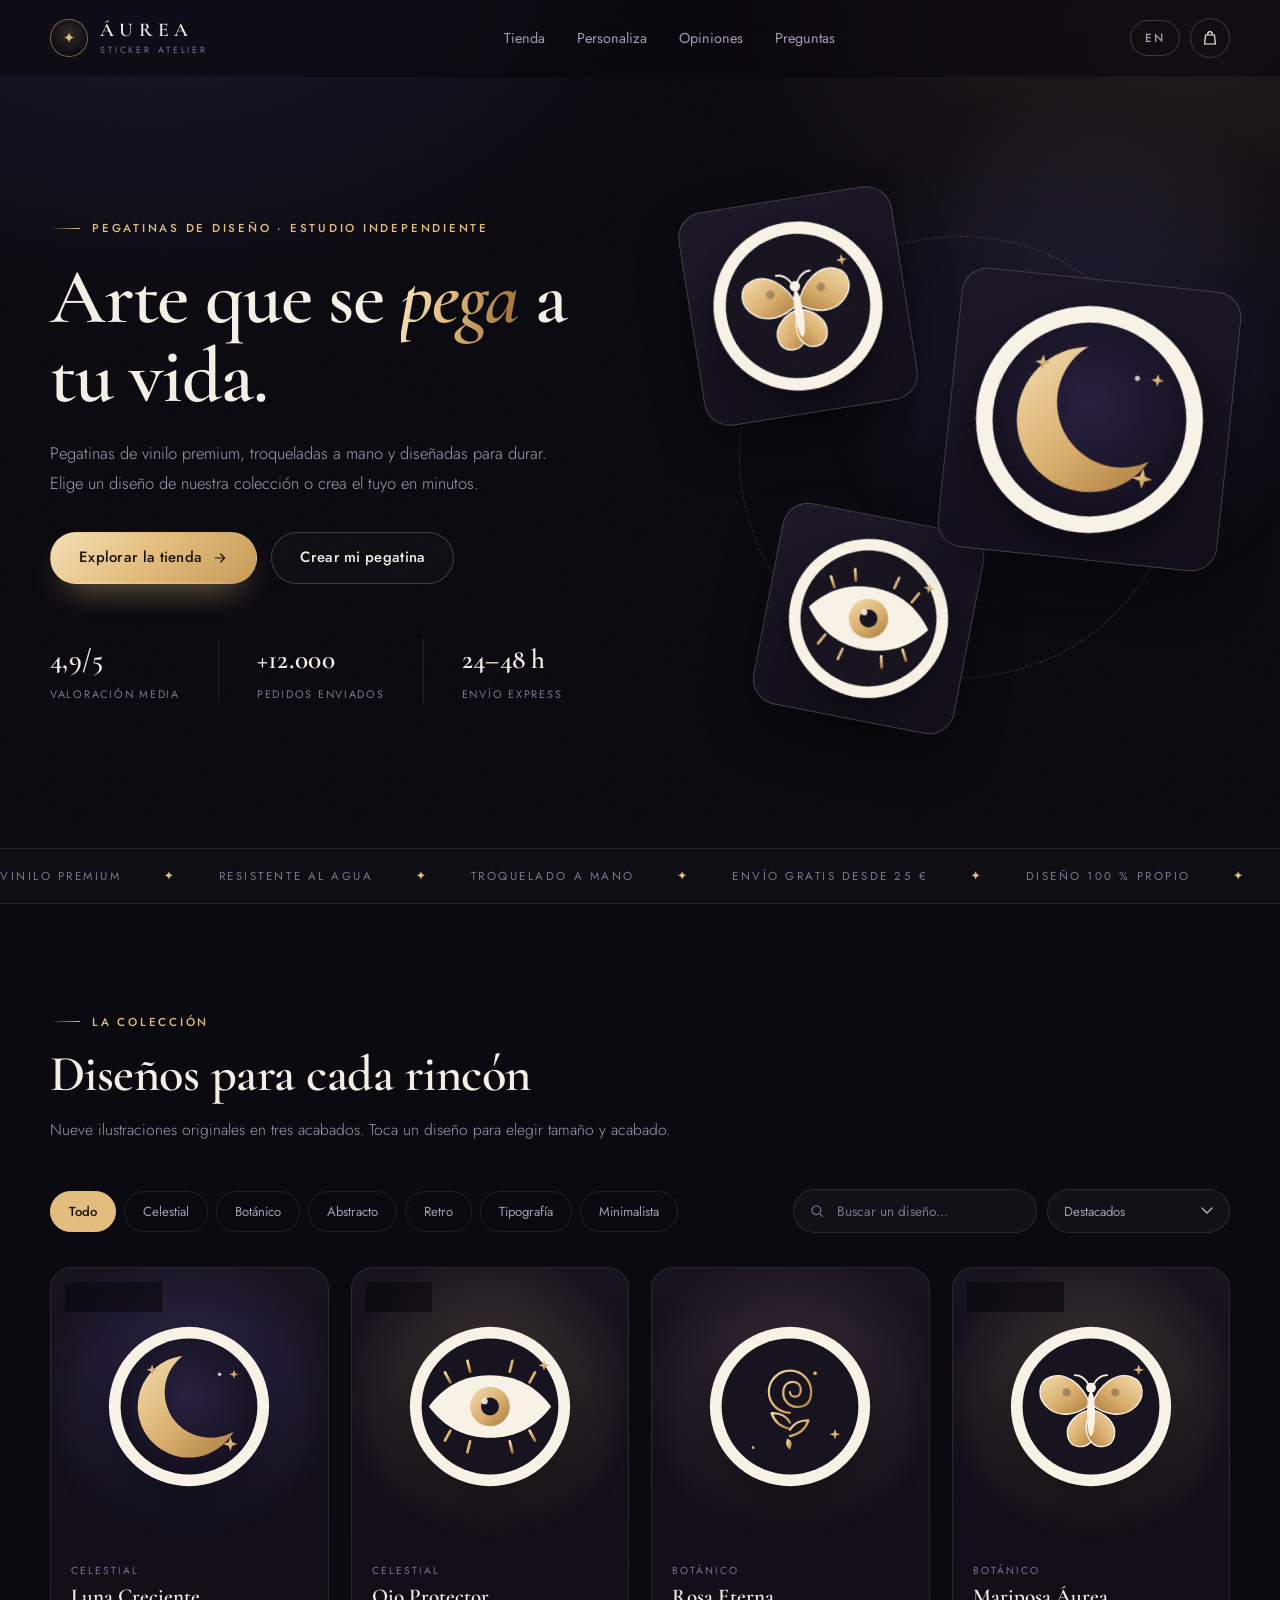
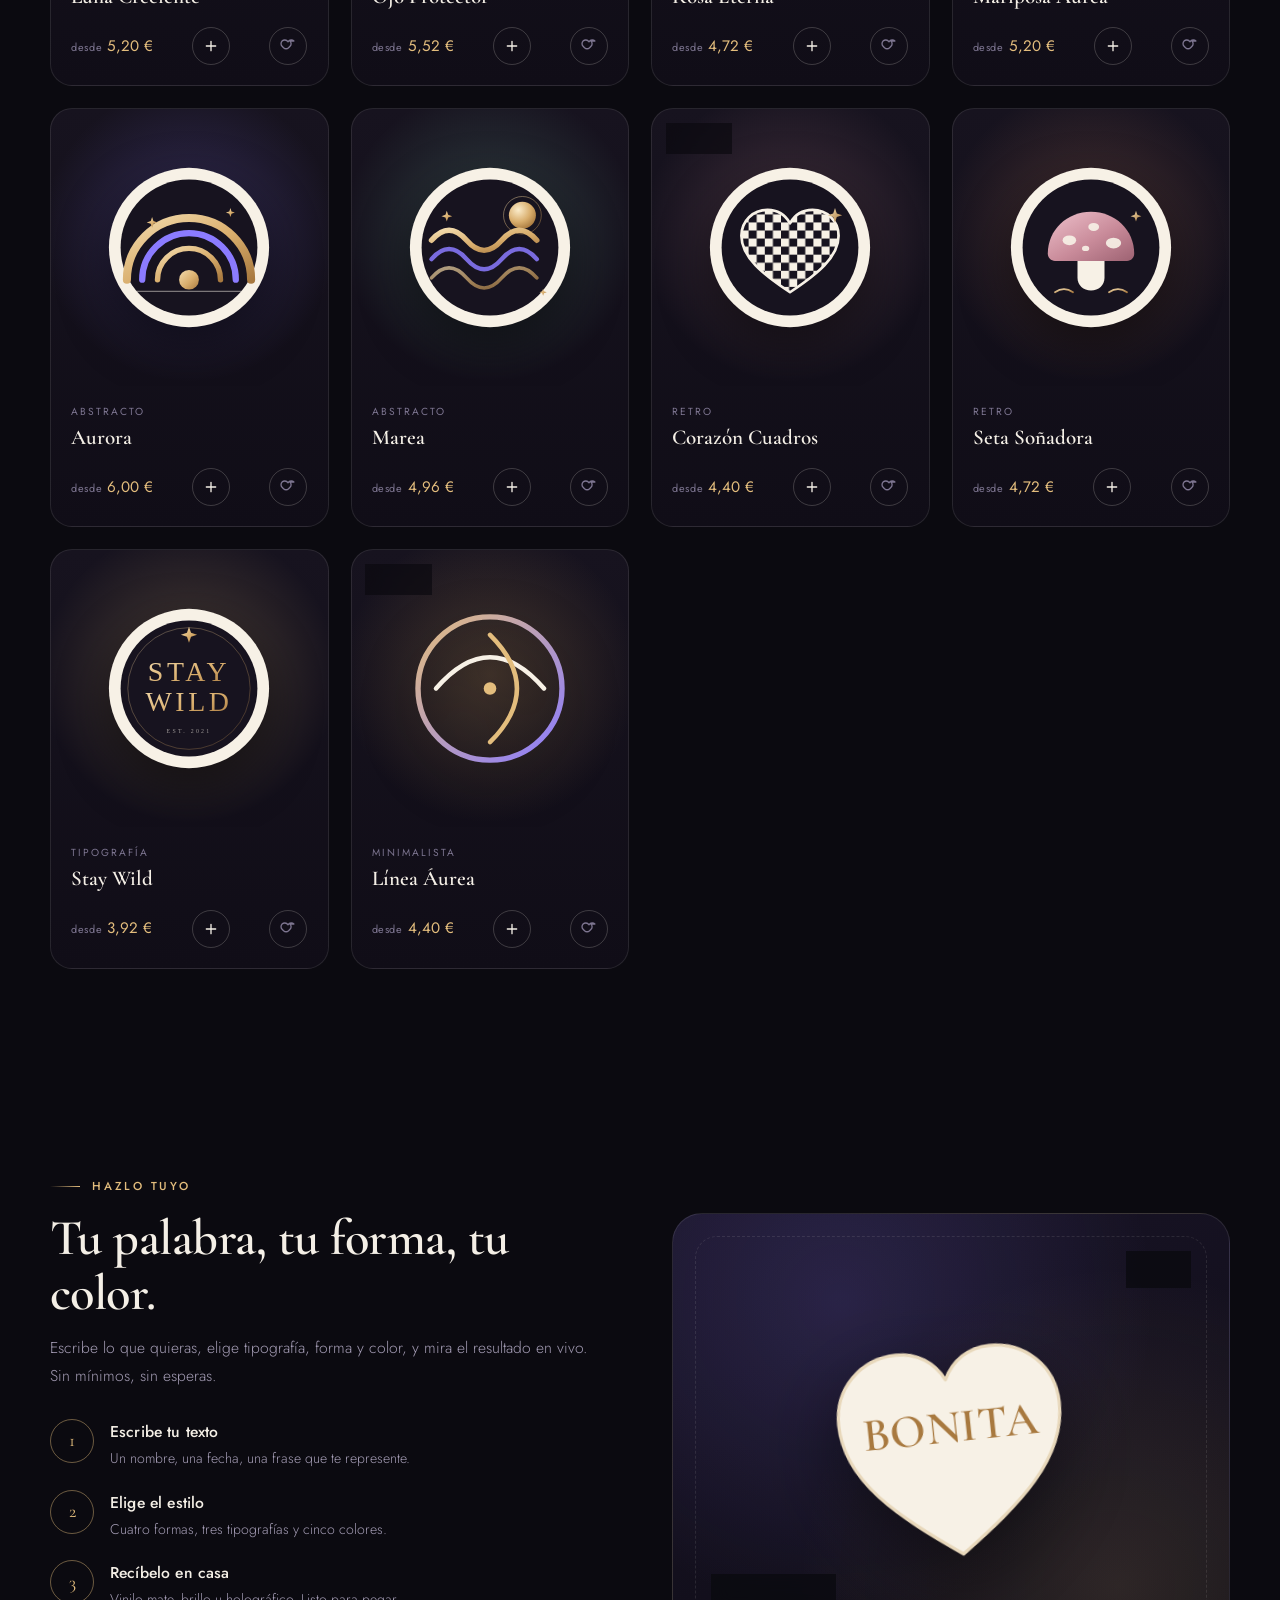
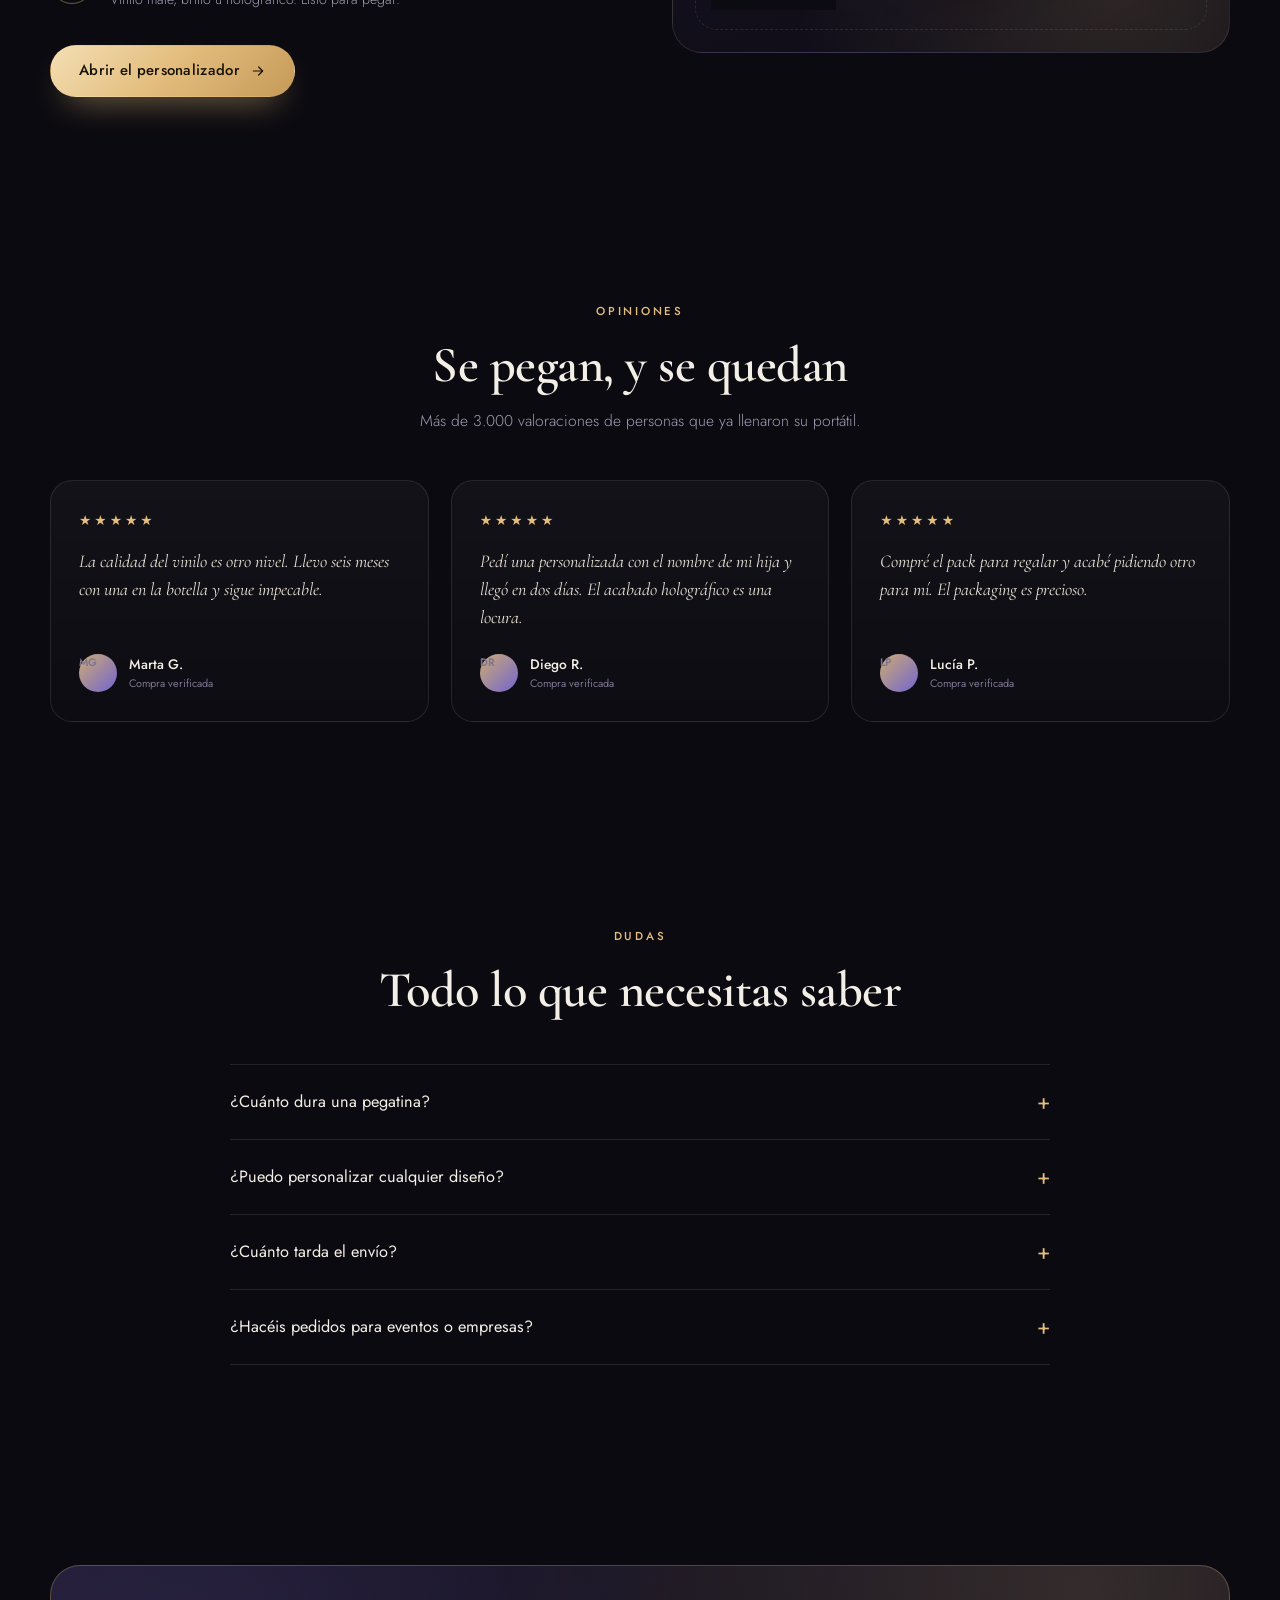
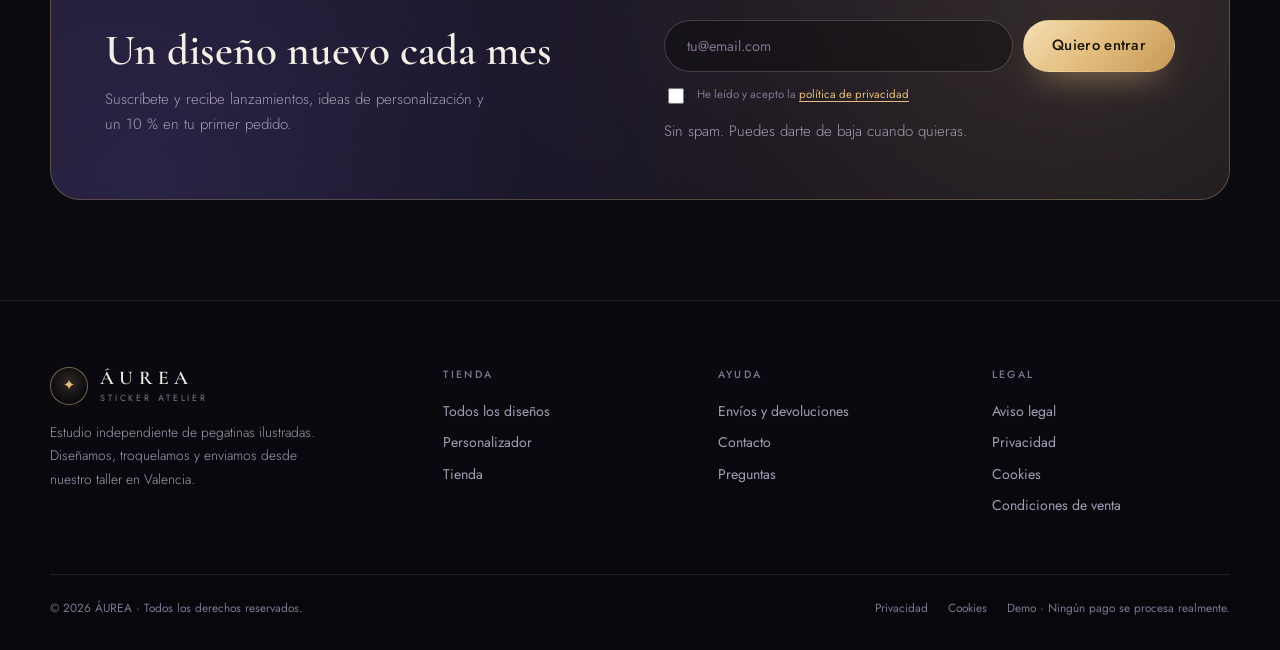
<file: Proyecto predeterminado/index.html>
<!DOCTYPE html>
<html lang="es">
<head>
  <meta charset="utf-8">
  <meta name="viewport" content="width=device-width, initial-scale=1">
  <title data-i18n="meta.home">ÁUREA · Pegatinas de diseño personalizables</title>
  <meta name="description" content="Pegatinas de vinilo premium troqueladas a mano. Colección original y personalizador en vivo. Envío en 24–48 h.">
  <meta name="theme-color" content="#0b0a10">
  <link rel="preconnect" href="https://fonts.googleapis.com">
  <link rel="preconnect" href="https://fonts.gstatic.com" crossorigin>
  <link href="https://fonts.googleapis.com/css2?family=Cormorant+Garamond:ital,wght@0,400;0,600;0,700;1,400;1,600&family=Jost:wght@300;400;500;600&display=swap" rel="stylesheet">
  <link rel="stylesheet" href="css/styles.css">
  <link rel="icon" href="assets/stickers/luna.svg" type="image/svg+xml">
</head>
<body>
  <a class="skip-link" href="#main" data-i18n="a11y.skip">Saltar al contenido</a>

  <header class="site-header">
    <div class="container header-inner">
      <a class="brand" href="index.html">
        <span class="brand-mark" aria-hidden="true">✦</span>
        <span class="brand-text">
          <strong>ÁUREA</strong>
          <small data-i18n="brand.tag">Sticker Atelier</small>
        </span>
      </a>

      <nav class="nav" aria-label="Principal">
        <ul>
          <li><a href="#tienda" data-i18n="nav.shop">Tienda</a></li>
          <li><a href="personalizador.html" data-i18n="nav.custom">Personaliza</a></li>
          <li><a href="#opiniones" data-i18n="nav.reviews">Opiniones</a></li>
          <li><a href="#faq" data-i18n="nav.faq">Preguntas</a></li>
        </ul>
      </nav>

      <div class="header-actions">
        <button class="lang-btn" id="langBtn" type="button" data-i18n-aria="header.lang">EN</button>
        <a class="cart-btn" href="carrito.html" data-i18n-aria="header.cart">
          <svg viewBox="0 0 24 24" width="18" height="18" aria-hidden="true" fill="none" stroke="currentColor" stroke-width="1.6" stroke-linejoin="round">
            <path d="M6 8h12l1.2 12H4.8L6 8z"/>
            <path d="M9 8V6.5a3 3 0 0 1 6 0V8"/>
          </svg>
          <span class="cart-badge" data-cart-badge hidden>0</span>
          <span class="fav-badge" data-fav-badge hidden>0</span>
        </a>
        <button class="menu-btn" id="menuBtn" type="button" aria-expanded="false" aria-controls="mobileNav" data-i18n-aria="header.menu">
          <svg viewBox="0 0 24 24" width="18" height="18" aria-hidden="true" fill="none" stroke="currentColor" stroke-width="1.7" stroke-linecap="round">
            <path d="M4 7h16M4 12h16M4 17h16"/>
          </svg>
        </button>
      </div>
    </div>

    <nav class="mobile-nav" id="mobileNav" aria-label="Móvil">
      <a href="#tienda" data-i18n="nav.shop">Tienda</a>
      <a href="personalizador.html" data-i18n="nav.custom">Personaliza</a>
      <a href="#opiniones" data-i18n="nav.reviews">Opiniones</a>
      <a href="#faq" data-i18n="nav.faq">Preguntas</a>
    </nav>
  </header>

  <main id="main">
    <section class="hero">
      <div class="container hero-grid">
        <div class="hero-copy">
          <p class="eyebrow" data-i18n="hero.eyebrow"></p>
          <h1 class="display" data-i18n-html="hero.title"></h1>
          <p class="lead" data-i18n="hero.lead"></p>
          <div class="actions">
            <a class="btn btn-primary" href="#tienda">
              <span data-i18n="hero.ctaShop"></span>
              <svg viewBox="0 0 24 24" width="16" height="16" aria-hidden="true" fill="none" stroke="currentColor" stroke-width="1.8" stroke-linecap="round" stroke-linejoin="round">
                <path d="M5 12h14M13 6l6 6-6 6"/>
              </svg>
            </a>
            <a class="btn btn-ghost" href="personalizador.html" data-i18n="hero.ctaCustom"></a>
          </div>
          <div class="stats">
            <div class="stat">
              <strong data-i18n="hero.stat1"></strong>
              <span data-i18n="hero.stat1Label"></span>
            </div>
            <div class="stat">
              <strong data-i18n="hero.stat2"></strong>
              <span data-i18n="hero.stat2Label"></span>
            </div>
            <div class="stat">
              <strong data-i18n="hero.stat3"></strong>
              <span data-i18n="hero.stat3Label"></span>
            </div>
          </div>
        </div>

        <div class="hero-art" aria-hidden="true">
          <span class="hero-ring"></span>
          <div class="sticker-float sf-1"><img src="assets/stickers/mariposa.svg" alt=""></div>
          <div class="sticker-float sf-2"><img src="assets/stickers/luna.svg" alt=""></div>
          <div class="sticker-float sf-3"><img src="assets/stickers/ojo.svg" alt=""></div>
        </div>
      </div>
    </section>

    <div class="marquee" aria-hidden="true">
      <div class="marquee-track">
        <ul class="marquee-list">
          <li><span data-i18n="marquee.1"></span></li>
          <li><span data-i18n="marquee.2"></span></li>
          <li><span data-i18n="marquee.3"></span></li>
          <li><span data-i18n="marquee.4"></span></li>
          <li><span data-i18n="marquee.5"></span></li>
          <li><span data-i18n="marquee.6"></span></li>
        </ul>
        <ul class="marquee-list" aria-hidden="true">
          <li><span data-i18n="marquee.1"></span></li>
          <li><span data-i18n="marquee.2"></span></li>
          <li><span data-i18n="marquee.3"></span></li>
          <li><span data-i18n="marquee.4"></span></li>
          <li><span data-i18n="marquee.5"></span></li>
          <li><span data-i18n="marquee.6"></span></li>
        </ul>
      </div>
    </div>

    <section class="section" id="tienda">
      <div class="container">
        <div class="section-head">
          <p class="eyebrow" data-i18n="shop.kicker"></p>
          <h2 class="h2" data-i18n="shop.title"></h2>
          <p class="section-lead" data-i18n="shop.lead"></p>
        </div>

        <div class="toolbar">
          <div class="chips" role="group" aria-label="Categorías">
            <button class="chip is-active" type="button" data-cat="all" data-i18n="shop.all"></button>
            <button class="chip" type="button" data-cat="celestial" data-i18n="shop.celestial"></button>
            <button class="chip" type="button" data-cat="botanical" data-i18n="shop.botanical"></button>
            <button class="chip" type="button" data-cat="abstract" data-i18n="shop.abstract"></button>
            <button class="chip" type="button" data-cat="retro" data-i18n="shop.retro"></button>
            <button class="chip" type="button" data-cat="typography" data-i18n="shop.typography"></button>
            <button class="chip" type="button" data-cat="minimal" data-i18n="shop.minimal"></button>
          </div>
          <div class="toolbar-right">
            <label class="search">
              <svg viewBox="0 0 24 24" width="16" height="16" aria-hidden="true" fill="none" stroke="currentColor" stroke-width="1.8" stroke-linecap="round">
                <circle cx="11" cy="11" r="6.5"/>
                <path d="M16 16l4.5 4.5"/>
              </svg>
              <input type="search" id="searchInput" data-i18n-placeholder="shop.search" autocomplete="off">
            </label>
            <select class="sort" id="sortSelect" data-i18n-aria="shop.sort">
              <option value="featured" data-i18n="shop.sortFeatured"></option>
              <option value="price-asc" data-i18n="shop.sortPriceAsc"></option>
              <option value="price-desc" data-i18n="shop.sortPriceDesc"></option>
            </select>
          </div>
        </div>

        <div class="grid-products" id="productGrid"></div>
        <p class="empty-state" id="emptyState" hidden data-i18n="shop.empty"></p>
      </div>
    </section>

    <section class="section" id="personaliza">
      <div class="container split">
        <div class="split-copy">
          <p class="eyebrow" data-i18n="teaser.kicker"></p>
          <h2 class="h2" data-i18n="teaser.title"></h2>
          <p class="section-lead" data-i18n="teaser.lead"></p>
          <ol class="steps">
            <li class="step">
              <span class="step-num">1</span>
              <div>
                <h3 data-i18n="teaser.step1"></h3>
                <p data-i18n="teaser.step1d"></p>
              </div>
            </li>
            <li class="step">
              <span class="step-num">2</span>
              <div>
                <h3 data-i18n="teaser.step2"></h3>
                <p data-i18n="teaser.step2d"></p>
              </div>
            </li>
            <li class="step">
              <span class="step-num">3</span>
              <div>
                <h3 data-i18n="teaser.step3"></h3>
                <p data-i18n="teaser.step3d"></p>
              </div>
            </li>
          </ol>
          <a class="btn btn-primary" href="personalizador.html">
            <span data-i18n="teaser.cta"></span>
            <svg viewBox="0 0 24 24" width="16" height="16" aria-hidden="true" fill="none" stroke="currentColor" stroke-width="1.8" stroke-linecap="round" stroke-linejoin="round">
              <path d="M5 12h14M13 6l6 6-6 6"/>
            </svg>
          </a>
        </div>
        <div class="split-visual">
          <div class="teaser-preview" id="teaserPreview"></div>
        </div>
      </div>
    </section>

    <section class="section" id="opiniones">
      <div class="container">
        <div class="section-head center">
          <p class="eyebrow" data-i18n="reviews.kicker"></p>
          <h2 class="h2" data-i18n="reviews.title"></h2>
          <p class="section-lead" data-i18n="reviews.lead"></p>
        </div>
        <div class="reviews-grid">
          <article class="review">
            <div class="stars" role="img" aria-label="5/5">★★★★★</div>
            <p class="review-quote" data-i18n="reviews.r1"></p>
            <div class="review-author">
              <span class="avatar" aria-hidden="true">MG</span>
              <div>
                <strong data-i18n="reviews.n1"></strong>
                <span data-i18n="reviews.verified"></span>
              </div>
            </div>
          </article>
          <article class="review">
            <div class="stars" role="img" aria-label="5/5">★★★★★</div>
            <p class="review-quote" data-i18n="reviews.r2"></p>
            <div class="review-author">
              <span class="avatar" aria-hidden="true">DR</span>
              <div>
                <strong data-i18n="reviews.n2"></strong>
                <span data-i18n="reviews.verified"></span>
              </div>
            </div>
          </article>
          <article class="review">
            <div class="stars" role="img" aria-label="5/5">★★★★★</div>
            <p class="review-quote" data-i18n="reviews.r3"></p>
            <div class="review-author">
              <span class="avatar" aria-hidden="true">LP</span>
              <div>
                <strong data-i18n="reviews.n3"></strong>
                <span data-i18n="reviews.verified"></span>
              </div>
            </div>
          </article>
        </div>
      </div>
    </section>

    <section class="section" id="faq">
      <div class="container">
        <div class="section-head center">
          <p class="eyebrow" data-i18n="faq.kicker"></p>
          <h2 class="h2" data-i18n="faq.title"></h2>
        </div>
        <div class="faq">
          <details>
            <summary data-i18n="faq.q1"></summary>
            <p data-i18n="faq.a1"></p>
          </details>
          <details>
            <summary data-i18n="faq.q2"></summary>
            <p data-i18n="faq.a2"></p>
          </details>
          <details>
            <summary data-i18n="faq.q3"></summary>
            <p data-i18n="faq.a3"></p>
          </details>
          <details>
            <summary data-i18n="faq.q4"></summary>
            <p data-i18n="faq.a4"></p>
          </details>
        </div>
      </div>
    </section>

    <section class="section">
      <div class="container">
        <div class="newsletter">
          <div class="newsletter-grid">
            <div>
              <h2 data-i18n="newsletter.title"></h2>
              <p data-i18n="newsletter.lead"></p>
            </div>
            <div>
              <form class="newsletter-form" id="newsletterForm" novalidate>
                <input type="email" id="newsletterEmail" name="email" required autocomplete="email" data-i18n-placeholder="newsletter.placeholder" aria-label="Email">
                <button class="btn btn-primary" type="submit" data-i18n="newsletter.button"></button>
              </form>
              <label class="newsletter-consent">
                <input type="checkbox" id="newsletterConsent" name="consent" required>
                <span><span data-i18n="newsletter.consent"></span> <a href="legal.html#privacidad" data-i18n="newsletter.consentLink"></a></span>
              </label>
              <p class="newsletter-note" data-i18n="newsletter.note"></p>
              <p class="newsletter-status" id="newsletterStatus" role="status" aria-live="polite" hidden></p>
            </div>
          </div>
        </div>
      </div>
    </section>
  </main>

  <footer class="site-footer">
    <div class="container">
      <div class="footer-grid">
        <div class="footer-brand">
          <a class="brand" href="index.html">
            <span class="brand-mark" aria-hidden="true">✦</span>
            <span class="brand-text">
              <strong>ÁUREA</strong>
              <small data-i18n="brand.tag">Sticker Atelier</small>
            </span>
          </a>
          <p data-i18n="footer.about"></p>
        </div>
        <div class="footer-col">
          <h3 data-i18n="footer.shopTitle"></h3>
          <a href="index.html#tienda" data-i18n="footer.shopAll"></a>
          <a href="personalizador.html" data-i18n="footer.custom"></a>
          <a href="carrito.html" data-i18n="nav.shop"></a>
        </div>
        <div class="footer-col">
          <h3 data-i18n="footer.helpTitle"></h3>
          <a href="index.html#faq" data-i18n="footer.shipping"></a>
          <a href="mailto:hola@aurea.studio" data-i18n="footer.contact"></a>
          <a href="index.html#faq" data-i18n="nav.faq"></a>
        </div>
        <div class="footer-col">
          <h3 data-i18n="footer.legalTitle"></h3>
          <a href="legal.html#aviso" data-i18n="footer.legal"></a>
          <a href="legal.html#privacidad" data-i18n="footer.privacy"></a>
          <a href="legal.html#cookies" data-i18n="footer.cookies"></a>
          <a href="legal.html#condiciones" data-i18n="footer.terms"></a>
        </div>
      </div>
      <div class="footer-bottom">
        <span>© <span id="year">2026</span> ÁUREA · <span data-i18n="footer.rights"></span></span>
        <div class="legal-links">
          <a href="legal.html#privacidad" data-i18n="footer.privacy"></a>
          <a href="legal.html#cookies" data-i18n="footer.cookies"></a>
          <span id="paymentBadge" data-i18n="footer.demo"></span>
        </div>
      </div>
    </div>
  </footer>

  <script src="js/config.js"></script>
  <script src="js/i18n.js"></script>
  <script src="js/data.js"></script>
  <script src="js/app.js"></script>
  <script src="js/home.js"></script>
</body>
</html>
</file>
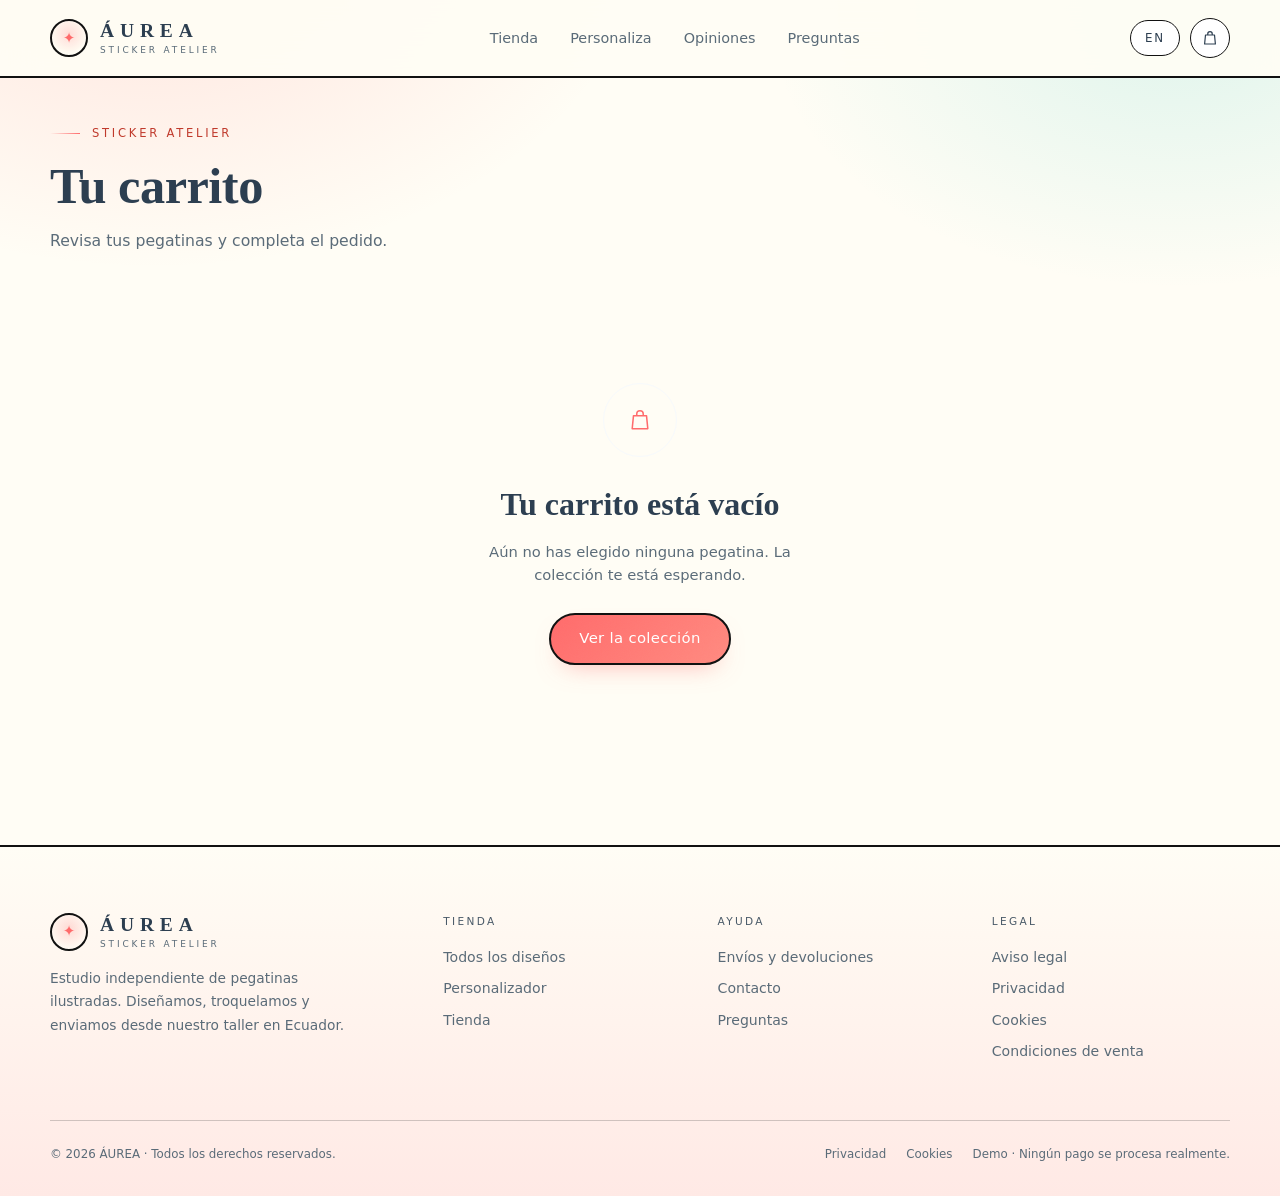
<file: carrito.html>
<!DOCTYPE html>
<html lang="es">
<head>
  <meta charset="utf-8">
  <meta name="viewport" content="width=device-width, initial-scale=1">
  <title data-i18n="meta.cart">ÁUREA · Tu carrito</title>
  <meta name="description" content="Revisa tus pegatinas ÁUREA y completa tu pedido.">
  <meta name="theme-color" content="#FFFDF5">
  <link rel="stylesheet" href="css/styles.css">
  <link rel="icon" href="assets/stickers/luna.svg" type="image/svg+xml">
</head>
<body>
  <a class="skip-link" href="#main" data-i18n="a11y.skip">Saltar al contenido</a>

  <header class="site-header">
    <div class="container header-inner">
      <a class="brand" href="index.html">
        <span class="brand-mark" aria-hidden="true">✦</span>
        <span class="brand-text">
          <strong>ÁUREA</strong>
          <small data-i18n="brand.tag">Sticker Atelier</small>
        </span>
      </a>

      <nav class="nav" aria-label="Principal">
        <ul>
          <li><a href="index.html#tienda" data-i18n="nav.shop">Tienda</a></li>
          <li><a href="personalizador.html" data-i18n="nav.custom">Personaliza</a></li>
          <li><a href="index.html#opiniones" data-i18n="nav.reviews">Opiniones</a></li>
          <li><a href="index.html#faq" data-i18n="nav.faq">Preguntas</a></li>
        </ul>
      </nav>

      <div class="header-actions">
        <button class="lang-btn" id="langBtn" type="button" data-i18n-aria="header.lang">EN</button>
        <a class="cart-btn" href="carrito.html" data-i18n-aria="header.cart">
          <svg viewBox="0 0 24 24" width="18" height="18" aria-hidden="true" fill="none" stroke="currentColor" stroke-width="1.6" stroke-linejoin="round">
            <path d="M6 8h12l1.2 12H4.8L6 8z"/>
            <path d="M9 8V6.5a3 3 0 0 1 6 0V8"/>
          </svg>
          <span class="cart-badge" data-cart-badge hidden>0</span>
          <span class="fav-badge" data-fav-badge hidden>0</span>
        </a>
        <button class="menu-btn" id="menuBtn" type="button" aria-expanded="false" aria-controls="mobileNav" data-i18n-aria="header.menu">
          <svg viewBox="0 0 24 24" width="18" height="18" aria-hidden="true" fill="none" stroke="currentColor" stroke-width="1.7" stroke-linecap="round">
            <path d="M4 7h16M4 12h16M4 17h16"/>
          </svg>
        </button>
      </div>
    </div>

    <nav class="mobile-nav" id="mobileNav" aria-label="Móvil">
      <a href="index.html#tienda" data-i18n="nav.shop">Tienda</a>
      <a href="personalizador.html" data-i18n="nav.custom">Personaliza</a>
      <a href="index.html#opiniones" data-i18n="nav.reviews">Opiniones</a>
      <a href="index.html#faq" data-i18n="nav.faq">Preguntas</a>
    </nav>
  </header>

  <main class="page-main" id="main">
    <div class="container">
      <div class="section-head" style="margin-bottom:38px">
        <p class="eyebrow" data-i18n="brand.tag"></p>
        <h1 class="h2" data-i18n="cart.title"></h1>
        <p class="section-lead" data-i18n="cart.lead"></p>
      </div>

      <div class="pay-banner" id="payBanner" role="status" hidden></div>

      <div class="cart-layout" id="cartContent" hidden>
        <div class="cart-list" id="cartList"></div>

        <aside class="summary">
          <h2 data-i18n="cart.summary"></h2>
          <div class="summary-row">
            <span data-i18n="cart.subtotal"></span>
            <span id="subtotal">0,00 €</span>
          </div>
          <div class="summary-row is-discount" id="discountRow" hidden>
            <span data-i18n="cart.discount"></span>
            <span id="discount">−0,00 €</span>
          </div>
          <div class="summary-row">
            <span data-i18n="cart.shipping"></span>
            <span id="shipping">—</span>
          </div>
          <div class="free-ship" id="freeShip"></div>
          <div class="summary-total">
            <span data-i18n="cart.total"></span>
            <strong id="total">0,00 €</strong>
          </div>

          <div class="promo">
            <label for="promoInput" data-i18n="cart.promo"></label>
            <div class="promo-row">
              <input id="promoInput" type="text" autocomplete="off" data-i18n-placeholder="cart.promoPlaceholder">
              <button class="btn btn-ghost" type="button" id="promoBtn" data-i18n="cart.apply"></button>
            </div>
          </div>

          <button class="btn btn-primary btn-block checkout-btn" type="button" id="checkoutBtn" data-i18n="cart.checkout"></button>
          <a class="continue-link" href="index.html#tienda" data-i18n="cart.continue"></a>
        </aside>
      </div>

      <div class="cart-empty" id="cartEmpty" hidden>
        <div class="cart-empty-icon" aria-hidden="true">
          <svg viewBox="0 0 24 24" width="26" height="26" fill="none" stroke="currentColor" stroke-width="1.4" stroke-linejoin="round">
            <path d="M6 8h12l1.2 12H4.8L6 8z"/>
            <path d="M9 8V6.5a3 3 0 0 1 6 0V8"/>
          </svg>
        </div>
        <h2 data-i18n="cart.empty"></h2>
        <p data-i18n="cart.emptyLead"></p>
        <a class="btn btn-primary" href="index.html#tienda" data-i18n="cart.emptyCta"></a>
      </div>
    </div>
  </main>

  <dialog class="checkout-dialog" id="checkoutDialog" aria-labelledby="checkoutTitle">
    <div class="dialog-inner">
      <button class="dialog-close" type="button" data-close data-i18n-aria="cart.close" aria-label="Cerrar">
        <svg viewBox="0 0 24 24" width="16" height="16" aria-hidden="true" fill="none" stroke="currentColor" stroke-width="1.8" stroke-linecap="round">
          <path d="M6 6l12 12M18 6L6 18"/>
        </svg>
      </button>
      <form class="checkout-form" id="checkoutForm">
        <div class="dialog-head">
          <div>
            <h2 id="checkoutTitle" data-i18n="cart.checkoutTitle"></h2>
          </div>
        </div>
        <p class="dialog-lead" data-i18n="cart.checkoutLead"></p>
        <div class="form-grid">
          <label class="field full">
            <span class="field-label" data-i18n="cart.name"></span>
            <input type="text" name="name" required autocomplete="name">
          </label>
          <label class="field full">
            <span class="field-label" data-i18n="cart.email"></span>
            <input type="email" name="email" required autocomplete="email">
          </label>
          <label class="field full">
            <span class="field-label" data-i18n="cart.address"></span>
            <input type="text" name="address" required autocomplete="street-address">
          </label>
          <label class="field">
            <span class="field-label" data-i18n="cart.city"></span>
            <input type="text" name="city" required autocomplete="address-level2">
          </label>
          <label class="field">
            <span class="field-label" data-i18n="cart.zip"></span>
            <input type="text" name="zip" required autocomplete="postal-code">
          </label>
          <label class="field full">
            <span class="field-label" data-i18n="cart.country"></span>
            <input type="text" name="country" required autocomplete="country-name" data-i18n-placeholder="cart.countryPlaceholder">
          </label>
        </div>
        <button class="btn btn-primary btn-block" type="submit" data-i18n="cart.placeOrder"></button>
      </form>

      <div class="success" id="checkoutSuccess">
        <div class="success-icon" aria-hidden="true">
          <svg viewBox="0 0 24 24" width="28" height="28" fill="none" stroke="currentColor" stroke-width="1.7" stroke-linecap="round" stroke-linejoin="round">
            <path d="M5 12.5l4.5 4.5L19 7"/>
          </svg>
        </div>
        <h2 data-i18n="cart.successTitle"></h2>
        <p data-i18n="cart.successLead"></p>
        <span class="order-code"><span data-i18n="cart.successOrder"></span> <span id="orderCode">AUR-0000</span></span>
        <a class="btn btn-primary" href="index.html" data-i18n="cart.successBack"></a>
      </div>
    </div>
  </dialog>

  <footer class="site-footer">
    <div class="container">
      <div class="footer-grid">
        <div class="footer-brand">
          <a class="brand" href="index.html">
            <span class="brand-mark" aria-hidden="true">✦</span>
            <span class="brand-text">
              <strong>ÁUREA</strong>
              <small data-i18n="brand.tag">Sticker Atelier</small>
            </span>
          </a>
          <p data-i18n="footer.about"></p>
        </div>
        <div class="footer-col">
          <h2 data-i18n="footer.shopTitle"></h2>
          <a href="index.html#tienda" data-i18n="footer.shopAll"></a>
          <a href="personalizador.html" data-i18n="footer.custom"></a>
          <a href="carrito.html" data-i18n="nav.shop"></a>
        </div>
        <div class="footer-col">
          <h2 data-i18n="footer.helpTitle"></h2>
          <a href="index.html#faq" data-i18n="footer.shipping"></a>
          <a href="mailto:hola@aurea.studio" data-i18n="footer.contact"></a>
          <a href="index.html#faq" data-i18n="nav.faq"></a>
        </div>
        <div class="footer-col">
          <h2 data-i18n="footer.legalTitle"></h2>
          <a href="legal.html#aviso" data-i18n="footer.legal"></a>
          <a href="legal.html#privacidad" data-i18n="footer.privacy"></a>
          <a href="legal.html#cookies" data-i18n="footer.cookies"></a>
          <a href="legal.html#condiciones" data-i18n="footer.terms"></a>
        </div>
      </div>
      <div class="footer-bottom">
        <span>© <span id="year">2026</span> ÁUREA · <span data-i18n="footer.rights"></span></span>
        <div class="legal-links">
          <a href="legal.html#privacidad" data-i18n="footer.privacy"></a>
          <a href="legal.html#cookies" data-i18n="footer.cookies"></a>
          <span id="paymentBadge" data-i18n="footer.demo"></span>
        </div>
      </div>
    </div>
  </footer>

  <script src="js/config.js"></script>
  <script src="js/i18n.js"></script>
  <script src="js/data.js"></script>
  <script src="js/app.js"></script>
  <script src="js/carrito.js"></script>
</body>
</html>
</file>
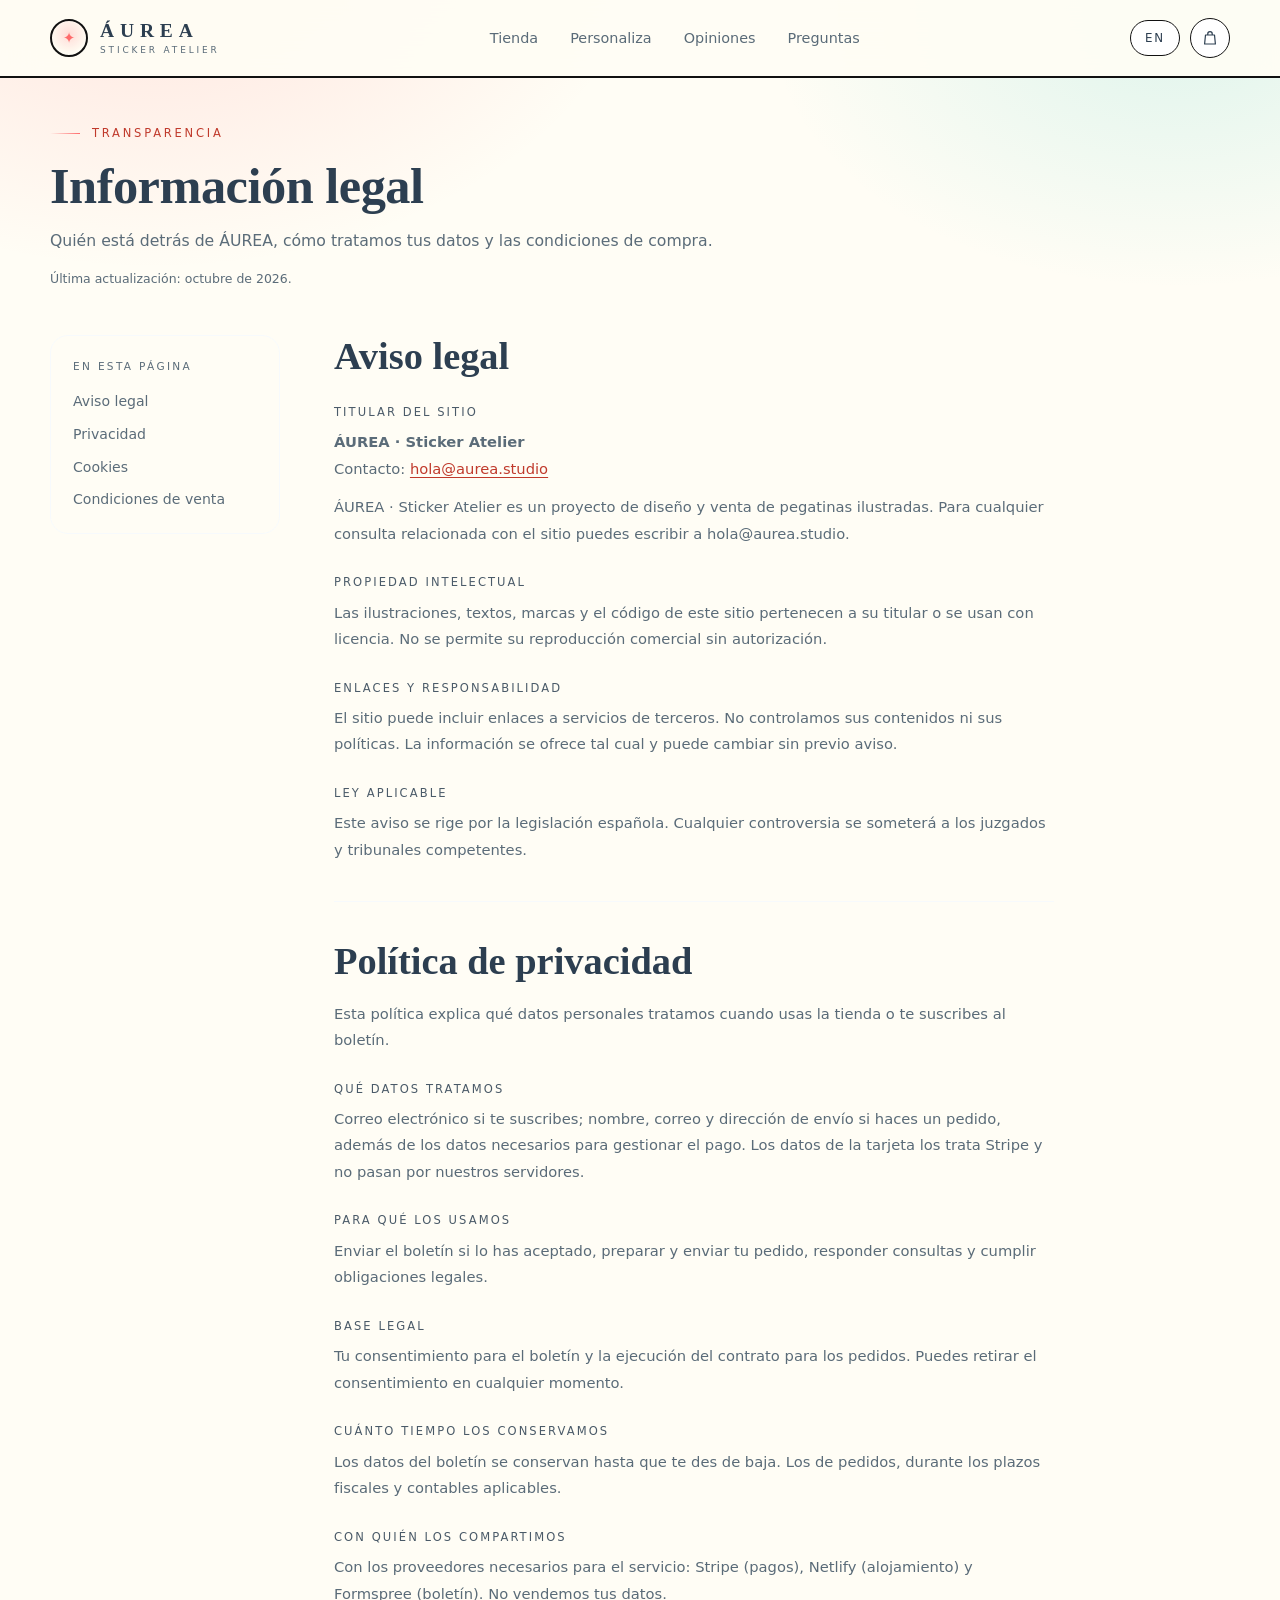
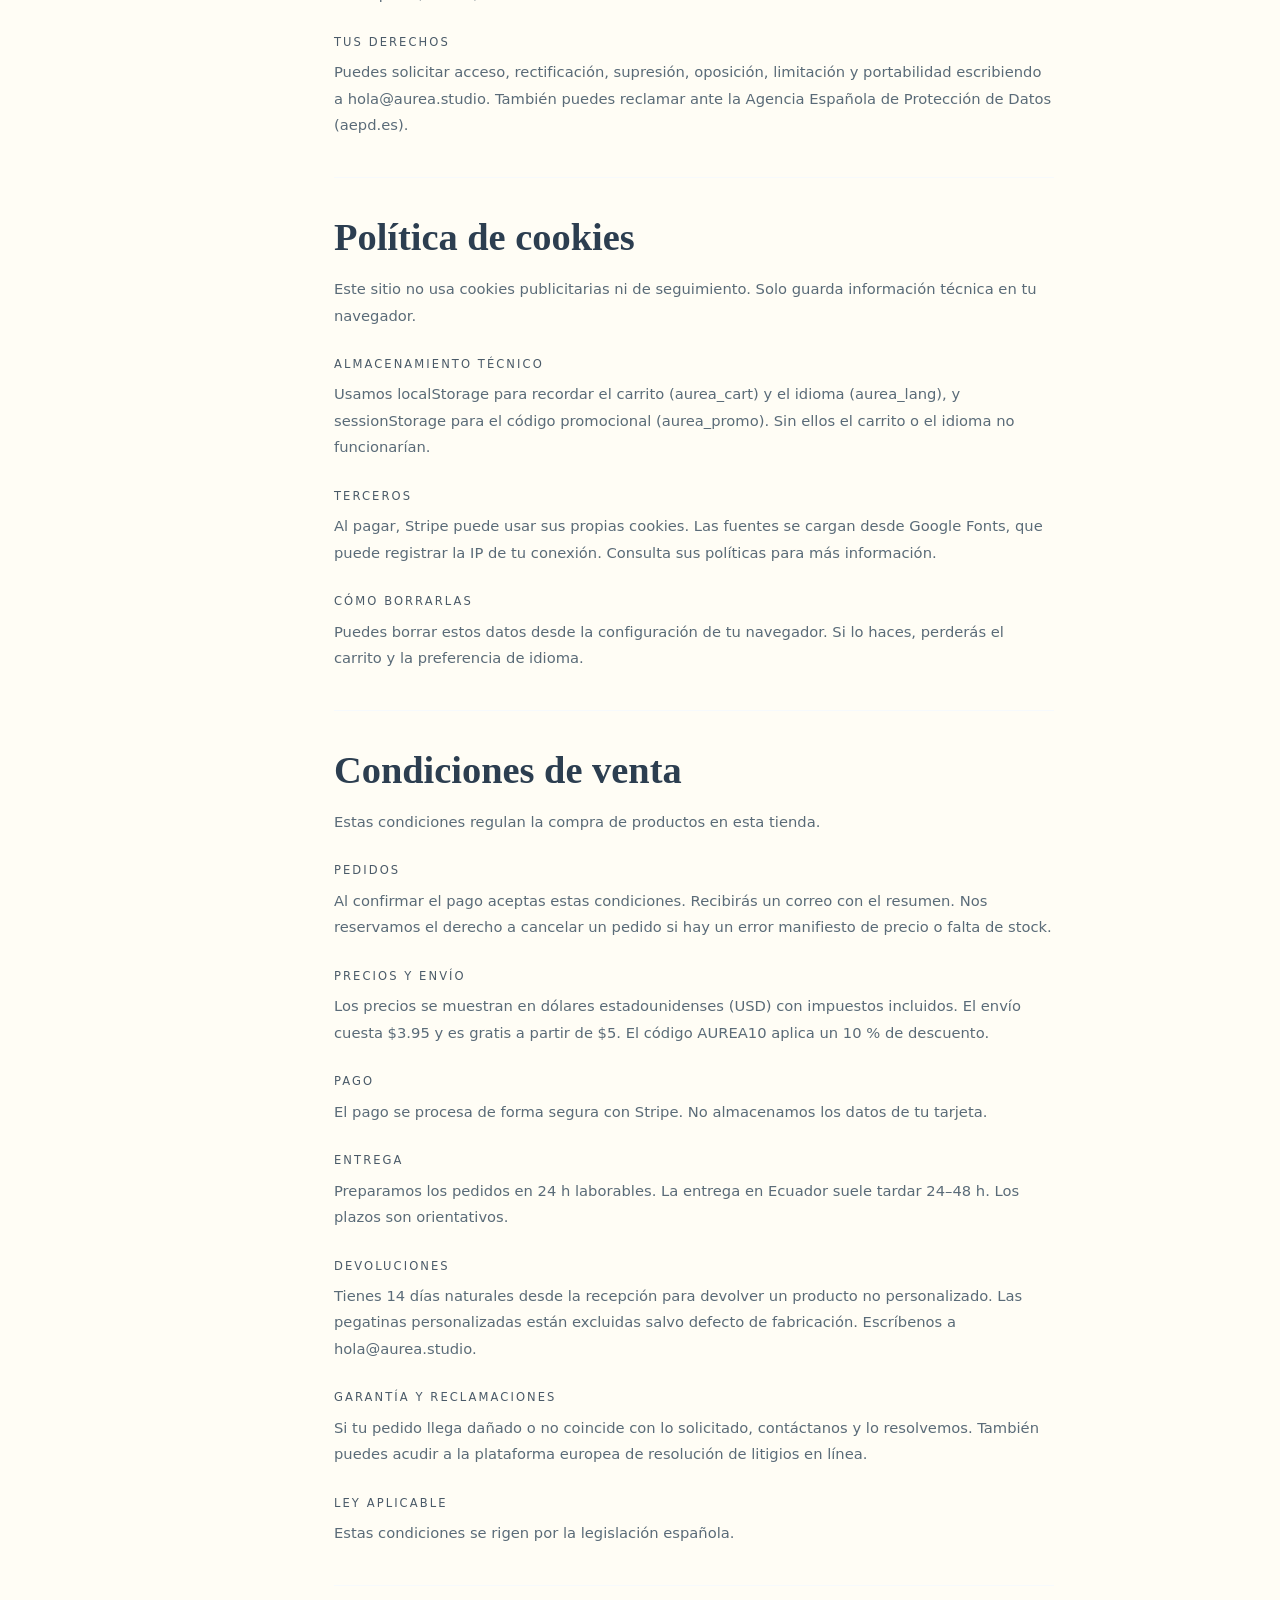
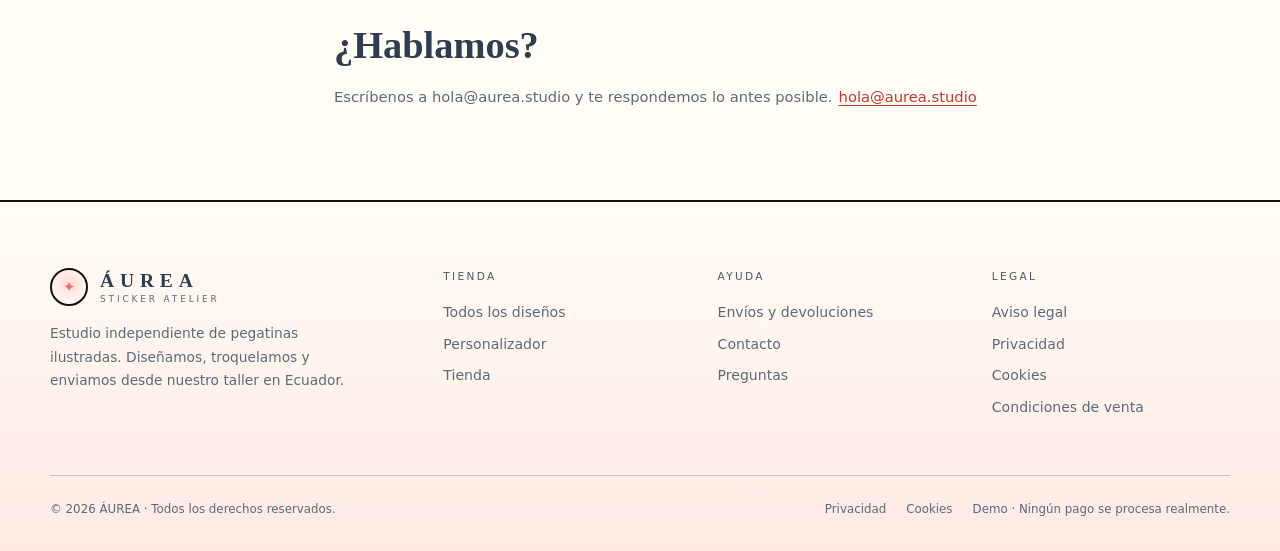
<file: legal.html>
<!DOCTYPE html>
<html lang="es">
<head>
  <meta charset="utf-8">
  <meta name="viewport" content="width=device-width, initial-scale=1">
  <title data-i18n="meta.legal">ÁUREA · Información legal</title>
  <meta name="description" content="Aviso legal, privacidad, cookies y condiciones de venta de ÁUREA · Sticker Atelier.">
  <meta name="theme-color" content="#FFFDF5">
  <link rel="stylesheet" href="css/styles.css">
  <link rel="icon" href="assets/stickers/luna.svg" type="image/svg+xml">
</head>
<body>
  <!-- IMPORTANTE: si vas a operar comercialmente, añade aquí tu nombre fiscal,
       NIF y dirección completa antes de publicar. Este texto es una base y no
       sustituye la revisión de un profesional. -->
  <a class="skip-link" href="#main" data-i18n="a11y.skip">Saltar al contenido</a>

  <header class="site-header">
    <div class="container header-inner">
      <a class="brand" href="index.html">
        <span class="brand-mark" aria-hidden="true">✦</span>
        <span class="brand-text">
          <strong>ÁUREA</strong>
          <small data-i18n="brand.tag">Sticker Atelier</small>
        </span>
      </a>

      <nav class="nav" aria-label="Principal">
        <ul>
          <li><a href="index.html#tienda" data-i18n="nav.shop">Tienda</a></li>
          <li><a href="personalizador.html" data-i18n="nav.custom">Personaliza</a></li>
          <li><a href="index.html#opiniones" data-i18n="nav.reviews">Opiniones</a></li>
          <li><a href="index.html#faq" data-i18n="nav.faq">Preguntas</a></li>
        </ul>
      </nav>

      <div class="header-actions">
        <button class="lang-btn" id="langBtn" type="button" data-i18n-aria="header.lang">EN</button>
        <a class="cart-btn" href="carrito.html" data-i18n-aria="header.cart">
          <svg viewBox="0 0 24 24" width="18" height="18" aria-hidden="true" fill="none" stroke="currentColor" stroke-width="1.6" stroke-linejoin="round">
            <path d="M6 8h12l1.2 12H4.8L6 8z"/>
            <path d="M9 8V6.5a3 3 0 0 1 6 0V8"/>
          </svg>
          <span class="cart-badge" data-cart-badge hidden>0</span>
        </a>
        <button class="menu-btn" id="menuBtn" type="button" aria-expanded="false" aria-controls="mobileNav" data-i18n-aria="header.menu">
          <svg viewBox="0 0 24 24" width="18" height="18" aria-hidden="true" fill="none" stroke="currentColor" stroke-width="1.7" stroke-linecap="round">
            <path d="M4 7h16M4 12h16M4 17h16"/>
          </svg>
        </button>
      </div>
    </div>

    <nav class="mobile-nav" id="mobileNav" aria-label="Móvil">
      <a href="index.html#tienda" data-i18n="nav.shop">Tienda</a>
      <a href="personalizador.html" data-i18n="nav.custom">Personaliza</a>
      <a href="index.html#opiniones" data-i18n="nav.reviews">Opiniones</a>
      <a href="index.html#faq" data-i18n="nav.faq">Preguntas</a>
    </nav>
  </header>

  <main class="page-main" id="main">
    <div class="container">
      <div class="section-head legal-head">
        <p class="eyebrow" data-i18n="legal.eyebrow"></p>
        <h1 class="h2" data-i18n="legal.title"></h1>
        <p class="section-lead" data-i18n="legal.lead"></p>
        <p class="legal-updated" data-i18n="legal.updated"></p>
      </div>

      <div class="legal-layout">
        <nav class="legal-nav" aria-labelledby="legalNavTitle">
          <h2 id="legalNavTitle" data-i18n="legal.nav"></h2>
          <a href="#aviso" data-i18n="legal.navNotice"></a>
          <a href="#privacidad" data-i18n="legal.navPrivacy"></a>
          <a href="#cookies" data-i18n="legal.navCookies"></a>
          <a href="#condiciones" data-i18n="legal.navTerms"></a>
        </nav>

        <article class="legal-body">
          <section id="aviso" class="legal-section">
            <h2 data-i18n="legal.noticeTitle"></h2>

            <h3 data-i18n="legal.ownerTitle"></h3>
            <p>
              <strong data-i18n="legal.ownerName"></strong><br>
              <span data-i18n="legal.ownerContact"></span>:
              <a href="mailto:hola@aurea.studio">hola@aurea.studio</a>
            </p>
            <p data-i18n="legal.noticeBody"></p>

            <h3 data-i18n="legal.ipTitle"></h3>
            <p data-i18n="legal.ipBody"></p>

            <h3 data-i18n="legal.linksTitle"></h3>
            <p data-i18n="legal.linksBody"></p>

            <h3 data-i18n="legal.lawTitle"></h3>
            <p data-i18n="legal.lawBody"></p>
          </section>

          <section id="privacidad" class="legal-section">
            <h2 data-i18n="legal.privacyTitle"></h2>
            <p data-i18n="legal.privacyIntro"></p>

            <h3 data-i18n="legal.dataTitle"></h3>
            <p data-i18n="legal.dataBody"></p>

            <h3 data-i18n="legal.purposeTitle"></h3>
            <p data-i18n="legal.purposeBody"></p>

            <h3 data-i18n="legal.baseTitle"></h3>
            <p data-i18n="legal.baseBody"></p>

            <h3 data-i18n="legal.keepTitle"></h3>
            <p data-i18n="legal.keepBody"></p>

            <h3 data-i18n="legal.shareTitle"></h3>
            <p data-i18n="legal.shareBody"></p>

            <h3 data-i18n="legal.rightsTitle"></h3>
            <p data-i18n="legal.rightsBody"></p>
          </section>

          <section id="cookies" class="legal-section">
            <h2 data-i18n="legal.cookiesTitle"></h2>
            <p data-i18n="legal.cookiesIntro"></p>

            <h3 data-i18n="legal.storageTitle"></h3>
            <p data-i18n="legal.storageBody"></p>

            <h3 data-i18n="legal.thirdTitle"></h3>
            <p data-i18n="legal.thirdBody"></p>

            <h3 data-i18n="legal.deleteTitle"></h3>
            <p data-i18n="legal.deleteBody"></p>
          </section>

          <section id="condiciones" class="legal-section">
            <h2 data-i18n="legal.termsTitle"></h2>
            <p data-i18n="legal.termsIntro"></p>

            <h3 data-i18n="legal.ordersTitle"></h3>
            <p data-i18n="legal.ordersBody"></p>

            <h3 data-i18n="legal.priceTitle"></h3>
            <p data-i18n="legal.priceBody"></p>

            <h3 data-i18n="legal.payTitle"></h3>
            <p data-i18n="legal.payBody"></p>

            <h3 data-i18n="legal.deliveryTitle"></h3>
            <p data-i18n="legal.deliveryBody"></p>

            <h3 data-i18n="legal.returnsTitle"></h3>
            <p data-i18n="legal.returnsBody"></p>

            <h3 data-i18n="legal.warrantyTitle"></h3>
            <p data-i18n="legal.warrantyBody"></p>

            <h3 data-i18n="legal.termsLawTitle"></h3>
            <p data-i18n="legal.termsLawBody"></p>
          </section>

          <section class="legal-section legal-contact">
            <h2 data-i18n="legal.contactTitle"></h2>
            <p>
              <span data-i18n="legal.contactBody"></span>
              <a href="mailto:hola@aurea.studio">hola@aurea.studio</a>
            </p>
          </section>
        </article>
      </div>
    </div>
  </main>

  <footer class="site-footer">
    <div class="container">
      <div class="footer-grid">
        <div class="footer-brand">
          <a class="brand" href="index.html">
            <span class="brand-mark" aria-hidden="true">✦</span>
            <span class="brand-text">
              <strong>ÁUREA</strong>
              <small data-i18n="brand.tag">Sticker Atelier</small>
            </span>
          </a>
          <p data-i18n="footer.about"></p>
        </div>
        <div class="footer-col">
          <h2 data-i18n="footer.shopTitle"></h2>
          <a href="index.html#tienda" data-i18n="footer.shopAll"></a>
          <a href="personalizador.html" data-i18n="footer.custom"></a>
          <a href="carrito.html" data-i18n="nav.shop"></a>
        </div>
        <div class="footer-col">
          <h2 data-i18n="footer.helpTitle"></h2>
          <a href="index.html#faq" data-i18n="footer.shipping"></a>
          <a href="mailto:hola@aurea.studio" data-i18n="footer.contact"></a>
          <a href="index.html#faq" data-i18n="nav.faq"></a>
        </div>
        <div class="footer-col">
          <h2 data-i18n="footer.legalTitle"></h2>
          <a href="legal.html#aviso" data-i18n="footer.legal"></a>
          <a href="legal.html#privacidad" data-i18n="footer.privacy"></a>
          <a href="legal.html#cookies" data-i18n="footer.cookies"></a>
          <a href="legal.html#condiciones" data-i18n="footer.terms"></a>
        </div>
      </div>
      <div class="footer-bottom">
        <span>© <span id="year">2026</span> ÁUREA · <span data-i18n="footer.rights"></span></span>
        <div class="legal-links">
          <a href="legal.html#privacidad" data-i18n="footer.privacy"></a>
          <a href="legal.html#cookies" data-i18n="footer.cookies"></a>
          <span id="paymentBadge" data-i18n="footer.demo"></span>
        </div>
      </div>
    </div>
  </footer>

  <script src="js/config.js"></script>
  <script src="js/i18n.js"></script>
  <script src="js/data.js"></script>
  <script src="js/app.js"></script>
</body>
</html>
</file>
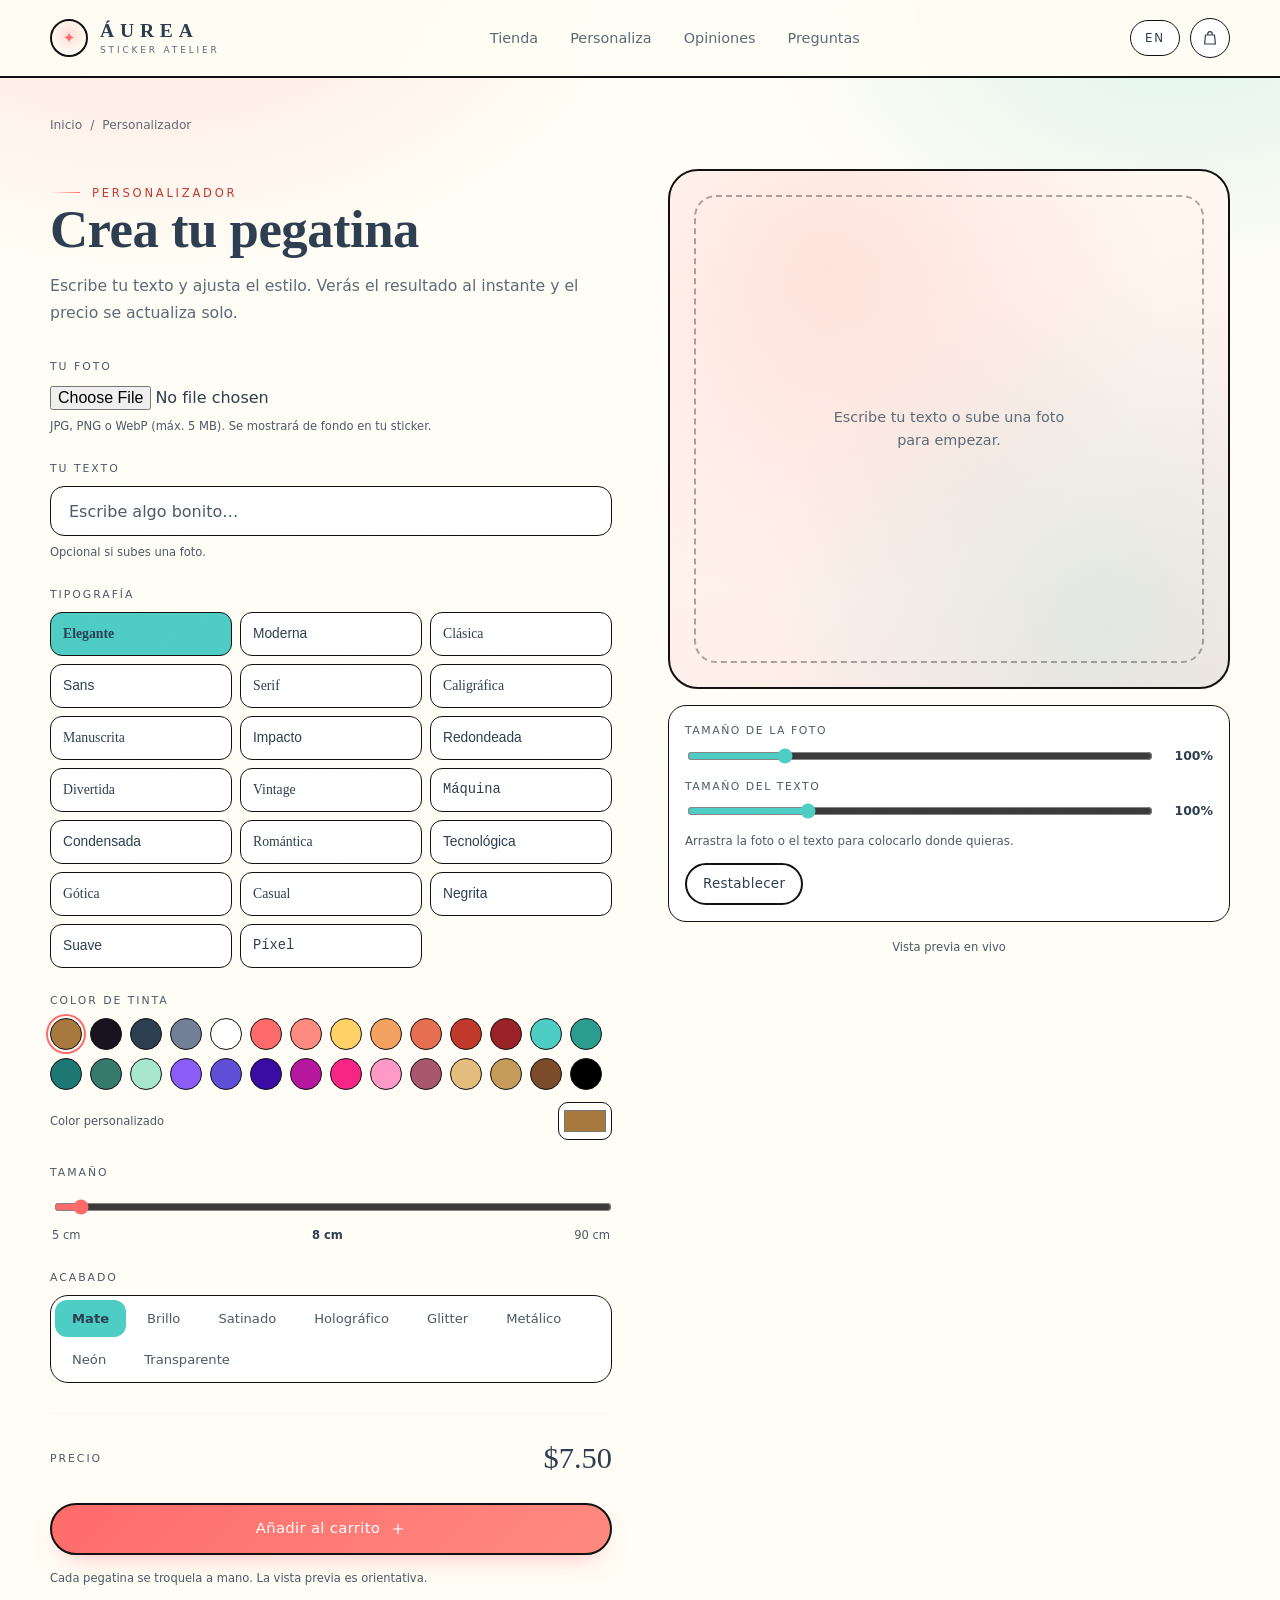
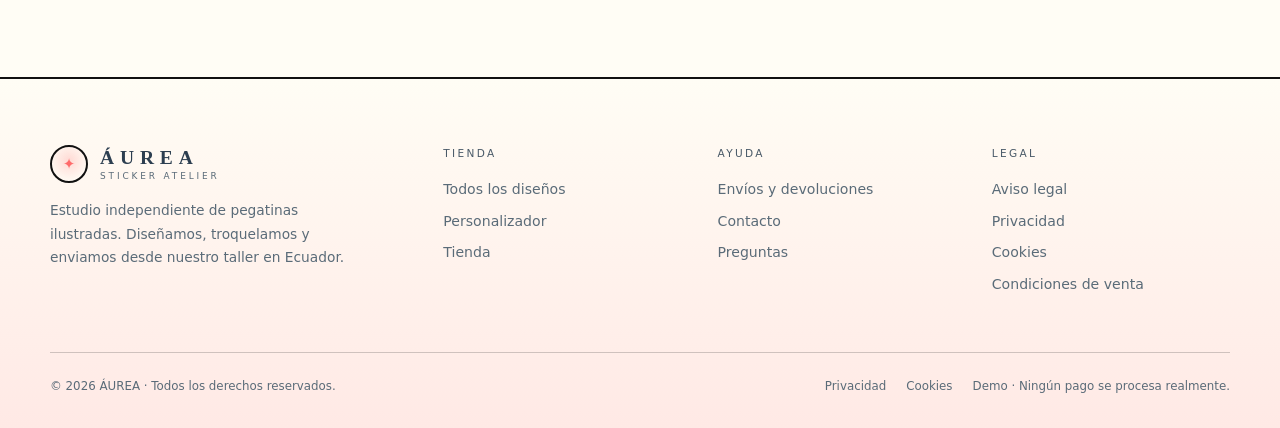
<file: personalizador.html>
<!DOCTYPE html>
<html lang="es">
<head>
  <meta charset="utf-8">
  <meta name="viewport" content="width=device-width, initial-scale=1">
  <title data-i18n="meta.custom">ÁUREA · Crea tu pegatina</title>
  <meta name="description" content="Diseña tu pegatina: elige texto, tipografía, color, tamaño y acabado. Vista previa en vivo.">
  <meta name="theme-color" content="#FFFDF5">
  <link rel="stylesheet" href="css/styles.css">
  <link rel="icon" href="assets/stickers/luna.svg" type="image/svg+xml">
</head>
<body>
  <a class="skip-link" href="#main" data-i18n="a11y.skip">Saltar al contenido</a>

  <header class="site-header">
    <div class="container header-inner">
      <a class="brand" href="index.html">
        <span class="brand-mark" aria-hidden="true">✦</span>
        <span class="brand-text">
          <strong>ÁUREA</strong>
          <small data-i18n="brand.tag">Sticker Atelier</small>
        </span>
      </a>

      <nav class="nav" aria-label="Principal">
        <ul>
          <li><a href="index.html#tienda" data-i18n="nav.shop">Tienda</a></li>
          <li><a href="personalizador.html" data-i18n="nav.custom">Personaliza</a></li>
          <li><a href="index.html#opiniones" data-i18n="nav.reviews">Opiniones</a></li>
          <li><a href="index.html#faq" data-i18n="nav.faq">Preguntas</a></li>
        </ul>
      </nav>

      <div class="header-actions">
        <button class="lang-btn" id="langBtn" type="button" data-i18n-aria="header.lang">EN</button>
        <a class="cart-btn" href="carrito.html" data-i18n-aria="header.cart">
          <svg viewBox="0 0 24 24" width="18" height="18" aria-hidden="true" fill="none" stroke="currentColor" stroke-width="1.6" stroke-linejoin="round">
            <path d="M6 8h12l1.2 12H4.8L6 8z"/>
            <path d="M9 8V6.5a3 3 0 0 1 6 0V8"/>
          </svg>
          <span class="cart-badge" data-cart-badge hidden>0</span>
          <span class="fav-badge" data-fav-badge hidden>0</span>
        </a>
        <button class="menu-btn" id="menuBtn" type="button" aria-expanded="false" aria-controls="mobileNav" data-i18n-aria="header.menu">
          <svg viewBox="0 0 24 24" width="18" height="18" aria-hidden="true" fill="none" stroke="currentColor" stroke-width="1.7" stroke-linecap="round">
            <path d="M4 7h16M4 12h16M4 17h16"/>
          </svg>
        </button>
      </div>
    </div>

    <nav class="mobile-nav" id="mobileNav" aria-label="Móvil">
      <a href="index.html#tienda" data-i18n="nav.shop">Tienda</a>
      <a href="personalizador.html" data-i18n="nav.custom">Personaliza</a>
      <a href="index.html#opiniones" data-i18n="nav.reviews">Opiniones</a>
      <a href="index.html#faq" data-i18n="nav.faq">Preguntas</a>
    </nav>
  </header>

  <main class="page-main" id="main">
    <div class="container">
      <nav class="breadcrumb" aria-label="Migas de pan">
        <a href="index.html" data-i18n="product.home">Inicio</a>
        <span>/</span>
        <span data-i18n="custom.kicker"></span>
      </nav>

      <div class="custom-layout">
        <div class="custom-panel">
          <p class="eyebrow" data-i18n="custom.kicker"></p>
          <h1 class="product-title" data-i18n="custom.title"></h1>
          <p class="section-lead" data-i18n="custom.lead"></p>

          <div class="field" style="margin-top:32px">
            <label class="field-label" for="customImage" data-i18n="custom.imageLabel"></label>
            <input type="file" id="customImage" accept="image/*" data-i18n-aria="custom.imageAria">
            <p class="field-hint" data-i18n="custom.imageHint"></p>
            <div id="imagePreview" class="image-preview" hidden>
              <img id="imagePreviewImg" src="" alt="" class="image-preview-img">
              <button type="button" id="imageRemove" class="btn btn-sm btn-ghost" style="margin-top:8px;width:auto;padding:0 14px" data-i18n="custom.imageRemove"></button>
            </div>
          </div>

          <div class="field">
            <label class="field-label" for="customText" data-i18n="custom.textLabel"></label>
            <input class="text-input" id="customText" type="text" maxlength="24" value="" autocomplete="off" data-i18n-placeholder="custom.textPlaceholder">
            <p class="field-hint" data-i18n="custom.textHintOptional"></p>
          </div>

          <div class="field">
            <span class="field-label" id="fontLabel" data-i18n="custom.font"></span>
            <div class="font-grid" role="group" aria-labelledby="fontLabel">
              <button type="button" class="font-option is-active" data-font="elegant" style="font-family:'Cormorant Garamond', Georgia, serif" data-i18n="custom.fontElegant"></button>
              <button type="button" class="font-option" data-font="modern" style="font-family:'Jost', 'Segoe UI', sans-serif" data-i18n="custom.fontModern"></button>
              <button type="button" class="font-option" data-font="classic" style="font-family:Georgia, 'Times New Roman', serif" data-i18n="custom.fontClassic"></button>
              <button type="button" class="font-option" data-font="sans" style="font-family:'Montserrat', Arial, sans-serif" data-i18n="custom.fontSans"></button>
              <button type="button" class="font-option" data-font="serif" style="font-family:'Playfair Display', Georgia, serif" data-i18n="custom.fontSerif"></button>
              <button type="button" class="font-option" data-font="script" style="font-family:'Great Vibes', cursive" data-i18n="custom.fontScript"></button>
              <button type="button" class="font-option" data-font="handwriting" style="font-family:'Caveat', cursive" data-i18n="custom.fontHandwriting"></button>
              <button type="button" class="font-option" data-font="display" style="font-family:'Bebas Neue', Impact, sans-serif" data-i18n="custom.fontDisplay"></button>
              <button type="button" class="font-option" data-font="rounded" style="font-family:'Nunito', 'Segoe UI', sans-serif" data-i18n="custom.fontRounded"></button>
              <button type="button" class="font-option" data-font="playful" style="font-family:'Pacifico', cursive" data-i18n="custom.fontPlayful"></button>
              <button type="button" class="font-option" data-font="vintage" style="font-family:'Lobster', cursive" data-i18n="custom.fontVintage"></button>
              <button type="button" class="font-option" data-font="typewriter" style="font-family:'Special Elite', 'Courier New', monospace" data-i18n="custom.fontTypewriter"></button>
              <button type="button" class="font-option" data-font="condensed" style="font-family:'Oswald', 'Arial Narrow', sans-serif" data-i18n="custom.fontCondensed"></button>
              <button type="button" class="font-option" data-font="romantic" style="font-family:'Dancing Script', cursive" data-i18n="custom.fontRomantic"></button>
              <button type="button" class="font-option" data-font="tech" style="font-family:'Orbitron', 'Segoe UI', sans-serif" data-i18n="custom.fontTech"></button>
              <button type="button" class="font-option" data-font="gothic" style="font-family:'Cinzel', Georgia, serif" data-i18n="custom.fontGothic"></button>
              <button type="button" class="font-option" data-font="casual" style="font-family:'Patrick Hand', 'Comic Sans MS', cursive" data-i18n="custom.fontCasual"></button>
              <button type="button" class="font-option" data-font="bold" style="font-family:'Anton', Impact, sans-serif" data-i18n="custom.fontBold"></button>
              <button type="button" class="font-option" data-font="soft" style="font-family:'Quicksand', 'Segoe UI', sans-serif" data-i18n="custom.fontSoft"></button>
              <button type="button" class="font-option" data-font="pixel" style="font-family:'Press Start 2P', monospace" data-i18n="custom.fontPixel"></button>
            </div>
          </div>

          <div class="field">
            <span class="field-label" id="colorLabel" data-i18n="custom.color"></span>
            <div class="swatches" role="group" aria-labelledby="colorLabel">
              <button class="swatch is-active" type="button" data-color="#a8793f" style="--swatch:#a8793f" data-i18n-aria="color.gold"></button>
              <button class="swatch" type="button" data-color="#17131f" style="--swatch:#17131f" data-i18n-aria="color.ink"></button>
              <button class="swatch" type="button" data-color="#2C3E50" style="--swatch:#2C3E50" data-i18n-aria="color.night"></button>
              <button class="swatch" type="button" data-color="#718096" style="--swatch:#718096" data-i18n-aria="color.gray"></button>
              <button class="swatch" type="button" data-color="#FFFFFF" style="--swatch:#FFFFFF" data-i18n-aria="color.white"></button>
              <button class="swatch" type="button" data-color="#FF6B6B" style="--swatch:#FF6B6B" data-i18n-aria="color.coral"></button>
              <button class="swatch" type="button" data-color="#FF8A80" style="--swatch:#FF8A80" data-i18n-aria="color.coralLight"></button>
              <button class="swatch" type="button" data-color="#FFD166" style="--swatch:#FFD166" data-i18n-aria="color.yellow"></button>
              <button class="swatch" type="button" data-color="#F4A261" style="--swatch:#F4A261" data-i18n-aria="color.orange"></button>
              <button class="swatch" type="button" data-color="#E76F51" style="--swatch:#E76F51" data-i18n-aria="color.terracotta"></button>
              <button class="swatch" type="button" data-color="#C0392B" style="--swatch:#C0392B" data-i18n-aria="color.red"></button>
              <button class="swatch" type="button" data-color="#9B2226" style="--swatch:#9B2226" data-i18n-aria="color.garnet"></button>
              <button class="swatch" type="button" data-color="#4ECDC4" style="--swatch:#4ECDC4" data-i18n-aria="color.mint"></button>
              <button class="swatch" type="button" data-color="#2A9D8F" style="--swatch:#2A9D8F" data-i18n-aria="color.teal"></button>
              <button class="swatch" type="button" data-color="#1D7874" style="--swatch:#1D7874" data-i18n-aria="color.petrol"></button>
              <button class="swatch" type="button" data-color="#357A6B" style="--swatch:#357A6B" data-i18n-aria="color.forest"></button>
              <button class="swatch" type="button" data-color="#A8E6CF" style="--swatch:#A8E6CF" data-i18n-aria="color.softGreen"></button>
              <button class="swatch" type="button" data-color="#8B5CF6" style="--swatch:#8B5CF6" data-i18n-aria="color.violet"></button>
              <button class="swatch" type="button" data-color="#5F4FD6" style="--swatch:#5F4FD6" data-i18n-aria="color.indigo"></button>
              <button class="swatch" type="button" data-color="#3A0CA3" style="--swatch:#3A0CA3" data-i18n-aria="color.deepBlue"></button>
              <button class="swatch" type="button" data-color="#B5179E" style="--swatch:#B5179E" data-i18n-aria="color.magenta"></button>
              <button class="swatch" type="button" data-color="#F72585" style="--swatch:#F72585" data-i18n-aria="color.fuchsia"></button>
              <button class="swatch" type="button" data-color="#FF99C8" style="--swatch:#FF99C8" data-i18n-aria="color.bubblegum"></button>
              <button class="swatch" type="button" data-color="#A8576C" style="--swatch:#A8576C" data-i18n-aria="color.oldRose"></button>
              <button class="swatch" type="button" data-color="#E3BD7D" style="--swatch:#E3BD7D" data-i18n-aria="color.lightGold"></button>
              <button class="swatch" type="button" data-color="#C69A58" style="--swatch:#C69A58" data-i18n-aria="color.ochre"></button>
              <button class="swatch" type="button" data-color="#7B4B2A" style="--swatch:#7B4B2A" data-i18n-aria="color.brown"></button>
              <button class="swatch" type="button" data-color="#000000" style="--swatch:#000000" data-i18n-aria="color.black"></button>
            </div>
            <div class="color-custom">
              <label for="customColor" data-i18n="custom.customColor"></label>
              <input type="color" id="customColor" value="#a8793f" data-i18n-aria="custom.customColor">
            </div>
          </div>

          <div class="field">
            <span class="field-label" id="customSizeLabel" data-i18n="custom.size"></span>
            <div class="size-control">
              <input type="range" id="customSize" min="5" max="90" step="1" value="8" aria-labelledby="customSizeLabel">
              <div class="size-meta">
                <span>5 cm</span>
                <output id="customSizeValue" for="customSize">8 cm</output>
                <span>90 cm</span>
              </div>
            </div>
          </div>

          <div class="field">
            <span class="field-label" id="customFinishLabel" data-i18n="custom.finish"></span>
            <div class="seg wrap" role="group" aria-labelledby="customFinishLabel">
              <button type="button" data-finish="matte" class="is-active" data-i18n="product.matte"></button>
              <button type="button" data-finish="gloss" data-i18n="product.gloss"></button>
              <button type="button" data-finish="satin" data-i18n="product.satin"></button>
              <button type="button" data-finish="holo" data-i18n="product.holo"></button>
              <button type="button" data-finish="glitter" data-i18n="product.glitter"></button>
              <button type="button" data-finish="metallic" data-i18n="product.metallic"></button>
              <button type="button" data-finish="neon" data-i18n="product.neon"></button>
              <button type="button" data-finish="transparent" data-i18n="product.transparent"></button>
            </div>
          </div>

          <div class="price-row">
            <span class="opt-label" data-i18n="custom.price"></span>
            <span class="price-value" id="customPrice">$7.50</span>
          </div>

          <button class="btn btn-primary btn-block" type="button" id="customAdd">
            <span data-i18n="custom.add"></span>
            <svg viewBox="0 0 24 24" width="16" height="16" aria-hidden="true" fill="none" stroke="currentColor" stroke-width="1.8" stroke-linecap="round">
              <path d="M5 12h14M12 5v14"/>
            </svg>
          </button>
          <p class="field-hint" style="margin-top:14px" data-i18n="custom.note"></p>
        </div>

        <div class="preview-panel">
          <div class="preview-stage" id="stickerPreview"></div>
          <div class="preview-tools">
            <div class="preview-tool">
              <label for="imageZoom" data-i18n="custom.imageZoom"></label>
              <div class="preview-tool-row">
                <input type="range" id="imageZoom" min="0.5" max="3" step="0.05" value="1">
                <output id="imageZoomValue" for="imageZoom">100%</output>
              </div>
            </div>
            <div class="preview-tool">
              <label for="textZoom" data-i18n="custom.textZoom"></label>
              <div class="preview-tool-row">
                <input type="range" id="textZoom" min="0.5" max="2.5" step="0.05" value="1">
                <output id="textZoomValue" for="textZoom">100%</output>
              </div>
            </div>
            <p class="preview-hint" data-i18n="custom.dragHint"></p>
            <button class="btn btn-sm btn-ghost preview-reset" type="button" id="resetPosition" data-i18n="custom.resetPosition"></button>
          </div>
          <p class="preview-caption" data-i18n="custom.preview"></p>
        </div>
      </div>
    </div>
  </main>

  <footer class="site-footer">
    <div class="container">
      <div class="footer-grid">
        <div class="footer-brand">
          <a class="brand" href="index.html">
            <span class="brand-mark" aria-hidden="true">✦</span>
            <span class="brand-text">
              <strong>ÁUREA</strong>
              <small data-i18n="brand.tag">Sticker Atelier</small>
            </span>
          </a>
          <p data-i18n="footer.about"></p>
        </div>
        <div class="footer-col">
          <h2 data-i18n="footer.shopTitle"></h2>
          <a href="index.html#tienda" data-i18n="footer.shopAll"></a>
          <a href="personalizador.html" data-i18n="footer.custom"></a>
          <a href="carrito.html" data-i18n="nav.shop"></a>
        </div>
        <div class="footer-col">
          <h2 data-i18n="footer.helpTitle"></h2>
          <a href="index.html#faq" data-i18n="footer.shipping"></a>
          <a href="mailto:hola@aurea.studio" data-i18n="footer.contact"></a>
          <a href="index.html#faq" data-i18n="nav.faq"></a>
        </div>
        <div class="footer-col">
          <h2 data-i18n="footer.legalTitle"></h2>
          <a href="legal.html#aviso" data-i18n="footer.legal"></a>
          <a href="legal.html#privacidad" data-i18n="footer.privacy"></a>
          <a href="legal.html#cookies" data-i18n="footer.cookies"></a>
          <a href="legal.html#condiciones" data-i18n="footer.terms"></a>
        </div>
      </div>
      <div class="footer-bottom">
        <span>© <span id="year">2026</span> ÁUREA · <span data-i18n="footer.rights"></span></span>
        <div class="legal-links">
          <a href="legal.html#privacidad" data-i18n="footer.privacy"></a>
          <a href="legal.html#cookies" data-i18n="footer.cookies"></a>
          <span id="paymentBadge" data-i18n="footer.demo"></span>
        </div>
      </div>
    </div>
  </footer>

  <script src="js/config.js"></script>
  <script src="js/i18n.js"></script>
  <script src="js/data.js"></script>
  <script src="js/app.js"></script>
  <script src="js/personalizador.js"></script>
</body>
</html>
</file>
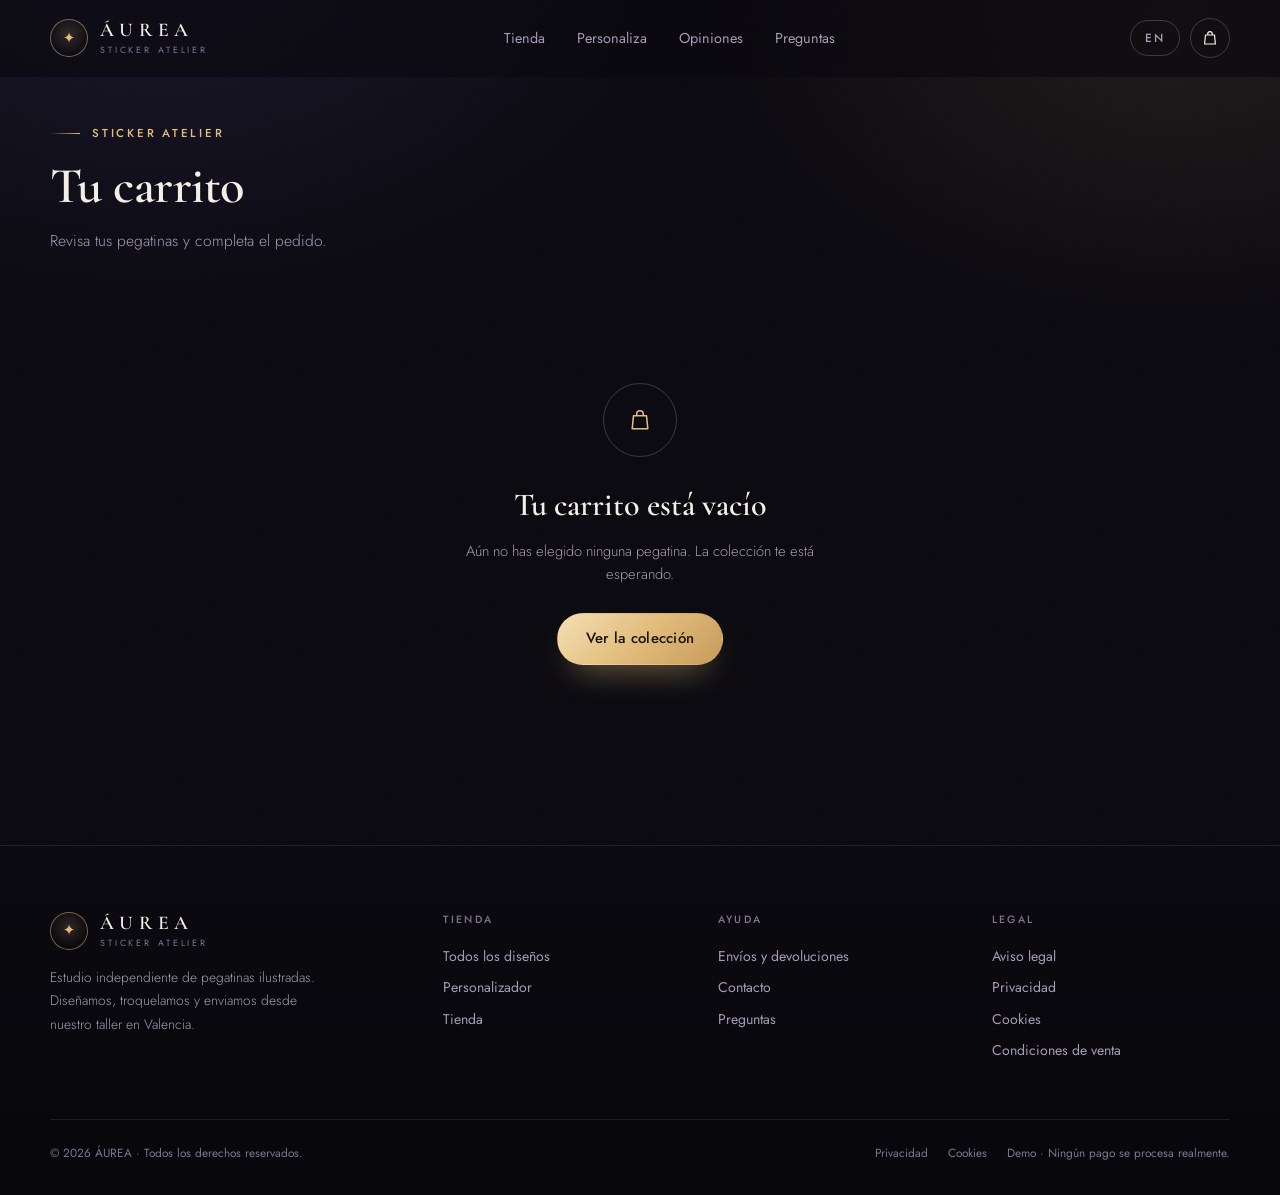
<file: Proyecto predeterminado/carrito.html>
<!DOCTYPE html>
<html lang="es">
<head>
  <meta charset="utf-8">
  <meta name="viewport" content="width=device-width, initial-scale=1">
  <title data-i18n="meta.cart">ÁUREA · Tu carrito</title>
  <meta name="description" content="Revisa tus pegatinas ÁUREA y completa tu pedido.">
  <meta name="theme-color" content="#0b0a10">
  <link rel="preconnect" href="https://fonts.googleapis.com">
  <link rel="preconnect" href="https://fonts.gstatic.com" crossorigin>
  <link href="https://fonts.googleapis.com/css2?family=Cormorant+Garamond:ital,wght@0,400;0,600;0,700;1,400;1,600&family=Jost:wght@300;400;500;600&display=swap" rel="stylesheet">
  <link rel="stylesheet" href="css/styles.css">
  <link rel="icon" href="assets/stickers/luna.svg" type="image/svg+xml">
</head>
<body>
  <a class="skip-link" href="#main" data-i18n="a11y.skip">Saltar al contenido</a>

  <header class="site-header">
    <div class="container header-inner">
      <a class="brand" href="index.html">
        <span class="brand-mark" aria-hidden="true">✦</span>
        <span class="brand-text">
          <strong>ÁUREA</strong>
          <small data-i18n="brand.tag">Sticker Atelier</small>
        </span>
      </a>

      <nav class="nav" aria-label="Principal">
        <ul>
          <li><a href="index.html#tienda" data-i18n="nav.shop">Tienda</a></li>
          <li><a href="personalizador.html" data-i18n="nav.custom">Personaliza</a></li>
          <li><a href="index.html#opiniones" data-i18n="nav.reviews">Opiniones</a></li>
          <li><a href="index.html#faq" data-i18n="nav.faq">Preguntas</a></li>
        </ul>
      </nav>

      <div class="header-actions">
        <button class="lang-btn" id="langBtn" type="button" data-i18n-aria="header.lang">EN</button>
        <a class="cart-btn" href="carrito.html" data-i18n-aria="header.cart">
          <svg viewBox="0 0 24 24" width="18" height="18" aria-hidden="true" fill="none" stroke="currentColor" stroke-width="1.6" stroke-linejoin="round">
            <path d="M6 8h12l1.2 12H4.8L6 8z"/>
            <path d="M9 8V6.5a3 3 0 0 1 6 0V8"/>
          </svg>
          <span class="cart-badge" data-cart-badge hidden>0</span>
          <span class="fav-badge" data-fav-badge hidden>0</span>
        </a>
        <button class="menu-btn" id="menuBtn" type="button" aria-expanded="false" aria-controls="mobileNav" data-i18n-aria="header.menu">
          <svg viewBox="0 0 24 24" width="18" height="18" aria-hidden="true" fill="none" stroke="currentColor" stroke-width="1.7" stroke-linecap="round">
            <path d="M4 7h16M4 12h16M4 17h16"/>
          </svg>
        </button>
      </div>
    </div>

    <nav class="mobile-nav" id="mobileNav" aria-label="Móvil">
      <a href="index.html#tienda" data-i18n="nav.shop">Tienda</a>
      <a href="personalizador.html" data-i18n="nav.custom">Personaliza</a>
      <a href="index.html#opiniones" data-i18n="nav.reviews">Opiniones</a>
      <a href="index.html#faq" data-i18n="nav.faq">Preguntas</a>
    </nav>
  </header>

  <main class="page-main" id="main">
    <div class="container">
      <div class="section-head" style="margin-bottom:38px">
        <p class="eyebrow" data-i18n="brand.tag"></p>
        <h1 class="h2" data-i18n="cart.title"></h1>
        <p class="section-lead" data-i18n="cart.lead"></p>
      </div>

      <div class="pay-banner" id="payBanner" role="status" hidden></div>

      <div class="cart-layout" id="cartContent" hidden>
        <div class="cart-list" id="cartList"></div>

        <aside class="summary">
          <h2 data-i18n="cart.summary"></h2>
          <div class="summary-row">
            <span data-i18n="cart.subtotal"></span>
            <span id="subtotal">0,00 €</span>
          </div>
          <div class="summary-row is-discount" id="discountRow" hidden>
            <span data-i18n="cart.discount"></span>
            <span id="discount">−0,00 €</span>
          </div>
          <div class="summary-row">
            <span data-i18n="cart.shipping"></span>
            <span id="shipping">—</span>
          </div>
          <div class="free-ship" id="freeShip"></div>
          <div class="summary-total">
            <span data-i18n="cart.total"></span>
            <strong id="total">0,00 €</strong>
          </div>

          <div class="promo">
            <label for="promoInput" data-i18n="cart.promo"></label>
            <div class="promo-row">
              <input id="promoInput" type="text" autocomplete="off" data-i18n-placeholder="cart.promoPlaceholder">
              <button class="btn btn-ghost" type="button" id="promoBtn" data-i18n="cart.apply"></button>
            </div>
          </div>

          <button class="btn btn-primary btn-block checkout-btn" type="button" id="checkoutBtn" data-i18n="cart.checkout"></button>
          <a class="continue-link" href="index.html#tienda" data-i18n="cart.continue"></a>
        </aside>
      </div>

      <div class="cart-empty" id="cartEmpty" hidden>
        <div class="cart-empty-icon" aria-hidden="true">
          <svg viewBox="0 0 24 24" width="26" height="26" fill="none" stroke="currentColor" stroke-width="1.4" stroke-linejoin="round">
            <path d="M6 8h12l1.2 12H4.8L6 8z"/>
            <path d="M9 8V6.5a3 3 0 0 1 6 0V8"/>
          </svg>
        </div>
        <h2 data-i18n="cart.empty"></h2>
        <p data-i18n="cart.emptyLead"></p>
        <a class="btn btn-primary" href="index.html#tienda" data-i18n="cart.emptyCta"></a>
      </div>
    </div>
  </main>

  <dialog class="checkout-dialog" id="checkoutDialog" aria-labelledby="checkoutTitle">
    <div class="dialog-inner">
      <button class="dialog-close" type="button" data-close data-i18n-aria="cart.close" aria-label="Cerrar">
        <svg viewBox="0 0 24 24" width="16" height="16" aria-hidden="true" fill="none" stroke="currentColor" stroke-width="1.8" stroke-linecap="round">
          <path d="M6 6l12 12M18 6L6 18"/>
        </svg>
      </button>
      <form class="checkout-form" id="checkoutForm">
        <div class="dialog-head">
          <div>
            <h2 id="checkoutTitle" data-i18n="cart.checkoutTitle"></h2>
          </div>
        </div>
        <p class="dialog-lead" data-i18n="cart.checkoutLead"></p>
        <div class="form-grid">
          <label class="field full">
            <span class="field-label" data-i18n="cart.name"></span>
            <input type="text" name="name" required autocomplete="name">
          </label>
          <label class="field full">
            <span class="field-label" data-i18n="cart.email"></span>
            <input type="email" name="email" required autocomplete="email">
          </label>
          <label class="field full">
            <span class="field-label" data-i18n="cart.address"></span>
            <input type="text" name="address" required autocomplete="street-address">
          </label>
          <label class="field">
            <span class="field-label" data-i18n="cart.city"></span>
            <input type="text" name="city" required autocomplete="address-level2">
          </label>
          <label class="field">
            <span class="field-label" data-i18n="cart.zip"></span>
            <input type="text" name="zip" required autocomplete="postal-code">
          </label>
          <label class="field full">
            <span class="field-label" data-i18n="cart.country"></span>
            <input type="text" name="country" required autocomplete="country-name" data-i18n-placeholder="cart.countryPlaceholder">
          </label>
        </div>
        <button class="btn btn-primary btn-block" type="submit" data-i18n="cart.placeOrder"></button>
      </form>

      <div class="success" id="checkoutSuccess">
        <div class="success-icon" aria-hidden="true">
          <svg viewBox="0 0 24 24" width="28" height="28" fill="none" stroke="currentColor" stroke-width="1.7" stroke-linecap="round" stroke-linejoin="round">
            <path d="M5 12.5l4.5 4.5L19 7"/>
          </svg>
        </div>
        <h2 data-i18n="cart.successTitle"></h2>
        <p data-i18n="cart.successLead"></p>
        <span class="order-code"><span data-i18n="cart.successOrder"></span> <span id="orderCode">AUR-0000</span></span>
        <a class="btn btn-primary" href="index.html" data-i18n="cart.successBack"></a>
      </div>
    </div>
  </dialog>

  <footer class="site-footer">
    <div class="container">
      <div class="footer-grid">
        <div class="footer-brand">
          <a class="brand" href="index.html">
            <span class="brand-mark" aria-hidden="true">✦</span>
            <span class="brand-text">
              <strong>ÁUREA</strong>
              <small data-i18n="brand.tag">Sticker Atelier</small>
            </span>
          </a>
          <p data-i18n="footer.about"></p>
        </div>
        <div class="footer-col">
          <h3 data-i18n="footer.shopTitle"></h3>
          <a href="index.html#tienda" data-i18n="footer.shopAll"></a>
          <a href="personalizador.html" data-i18n="footer.custom"></a>
          <a href="carrito.html" data-i18n="nav.shop"></a>
        </div>
        <div class="footer-col">
          <h3 data-i18n="footer.helpTitle"></h3>
          <a href="index.html#faq" data-i18n="footer.shipping"></a>
          <a href="mailto:hola@aurea.studio" data-i18n="footer.contact"></a>
          <a href="index.html#faq" data-i18n="nav.faq"></a>
        </div>
        <div class="footer-col">
          <h3 data-i18n="footer.legalTitle"></h3>
          <a href="legal.html#aviso" data-i18n="footer.legal"></a>
          <a href="legal.html#privacidad" data-i18n="footer.privacy"></a>
          <a href="legal.html#cookies" data-i18n="footer.cookies"></a>
          <a href="legal.html#condiciones" data-i18n="footer.terms"></a>
        </div>
      </div>
      <div class="footer-bottom">
        <span>© <span id="year">2026</span> ÁUREA · <span data-i18n="footer.rights"></span></span>
        <div class="legal-links">
          <a href="legal.html#privacidad" data-i18n="footer.privacy"></a>
          <a href="legal.html#cookies" data-i18n="footer.cookies"></a>
          <span id="paymentBadge" data-i18n="footer.demo"></span>
        </div>
      </div>
    </div>
  </footer>

  <script src="js/config.js"></script>
  <script src="js/i18n.js"></script>
  <script src="js/data.js"></script>
  <script src="js/app.js"></script>
  <script src="js/carrito.js"></script>
</body>
</html>
</file>
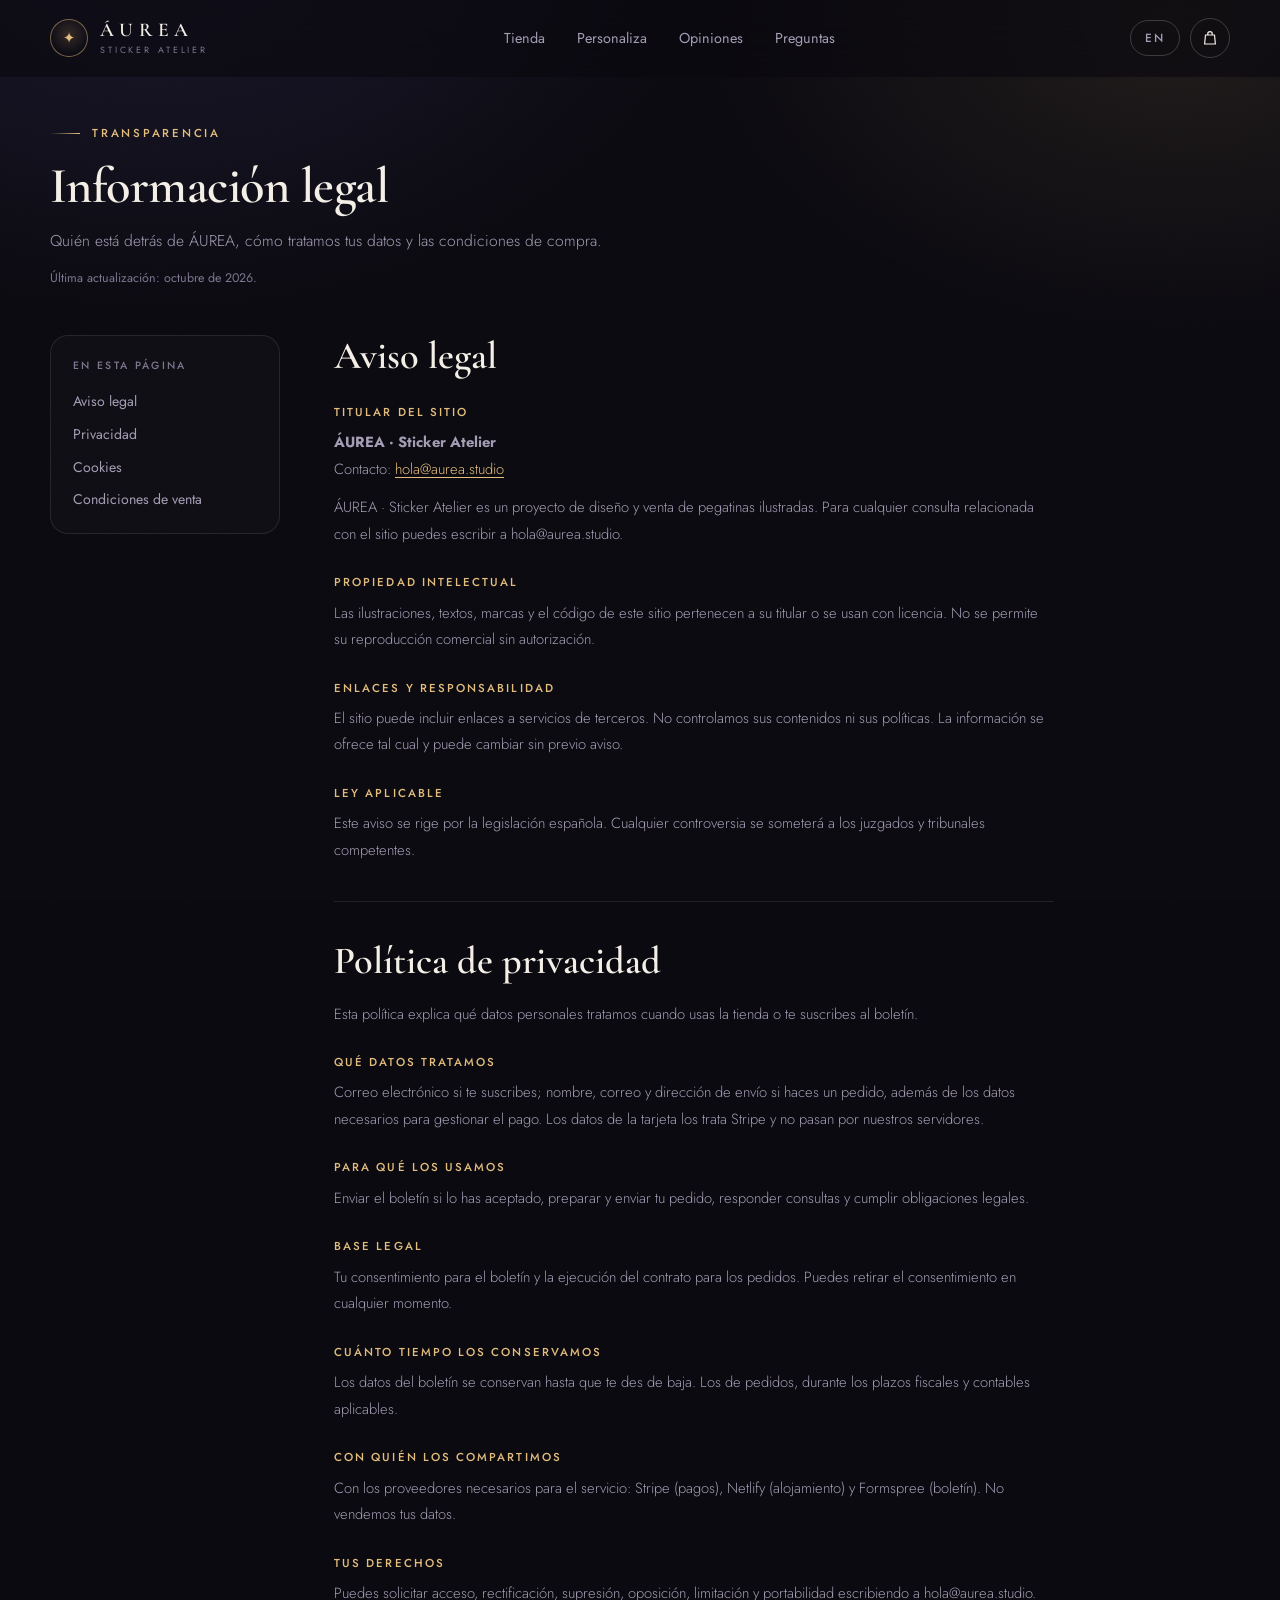
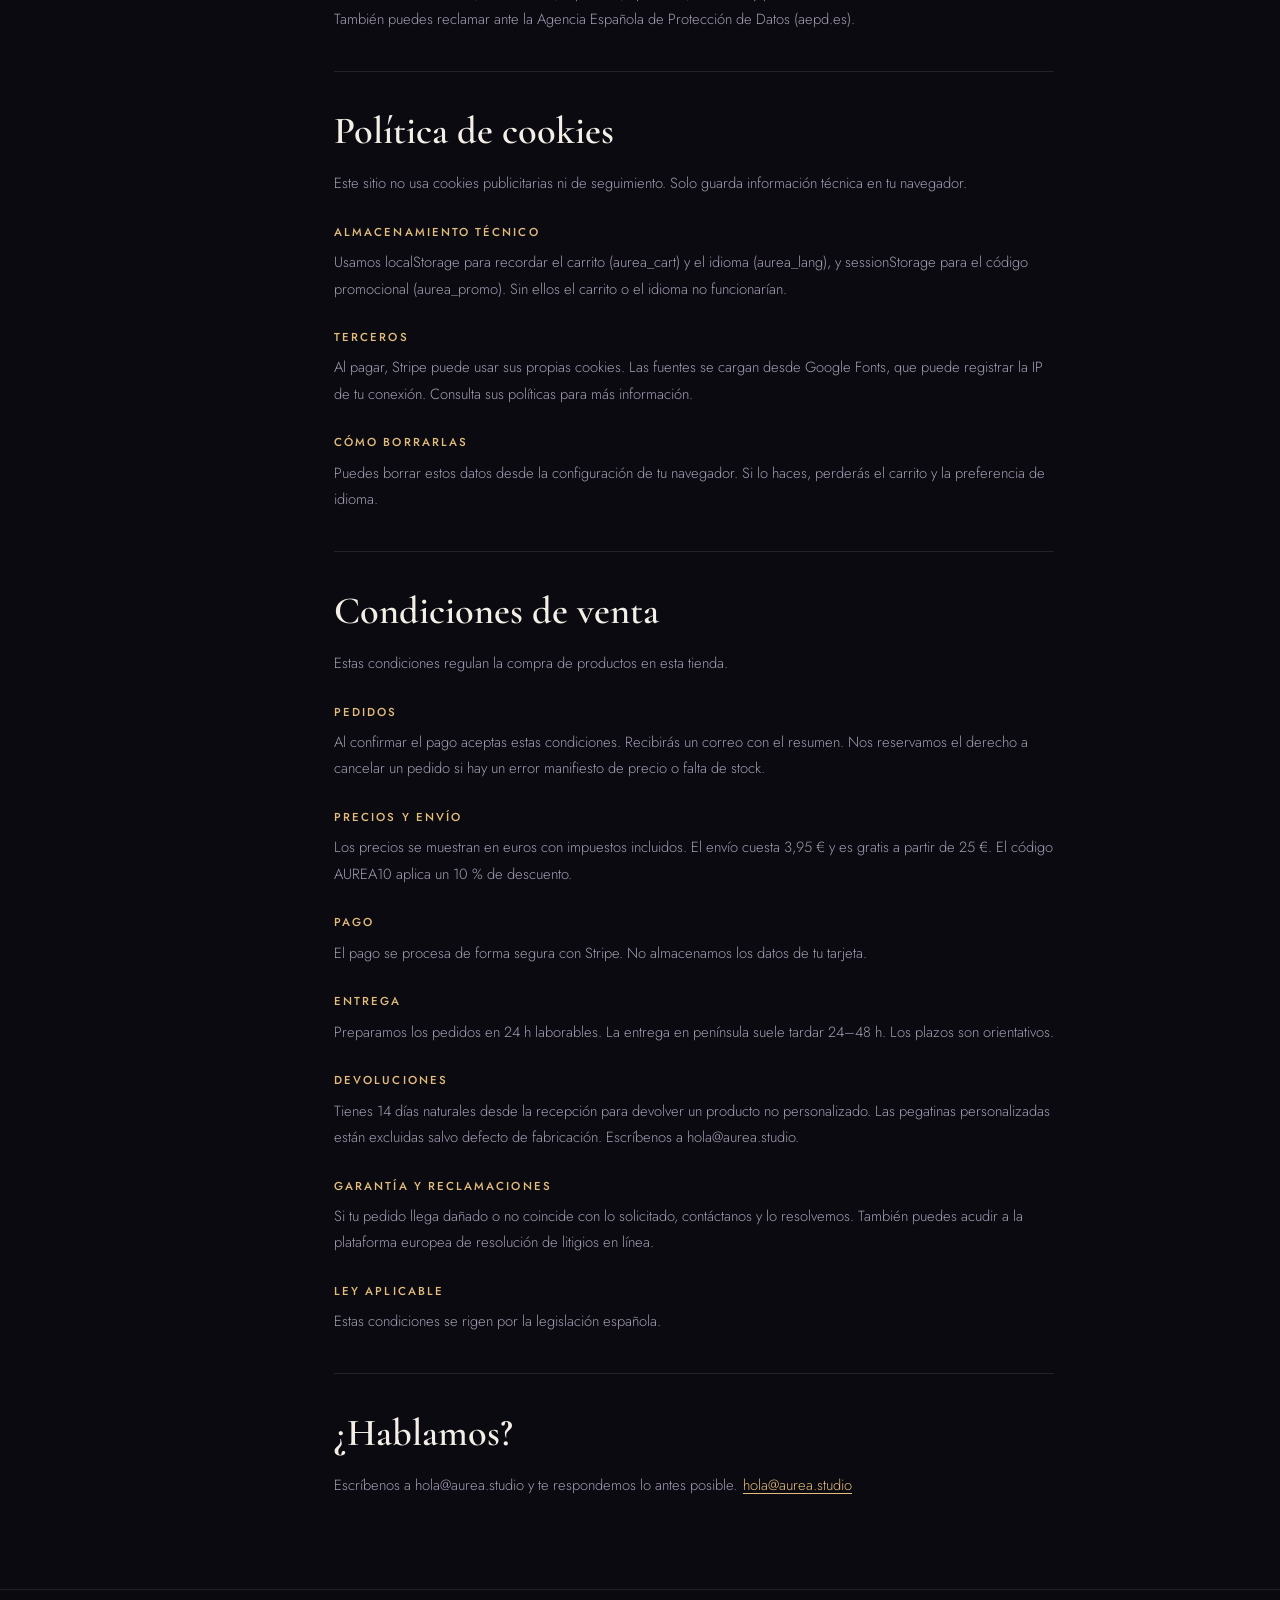
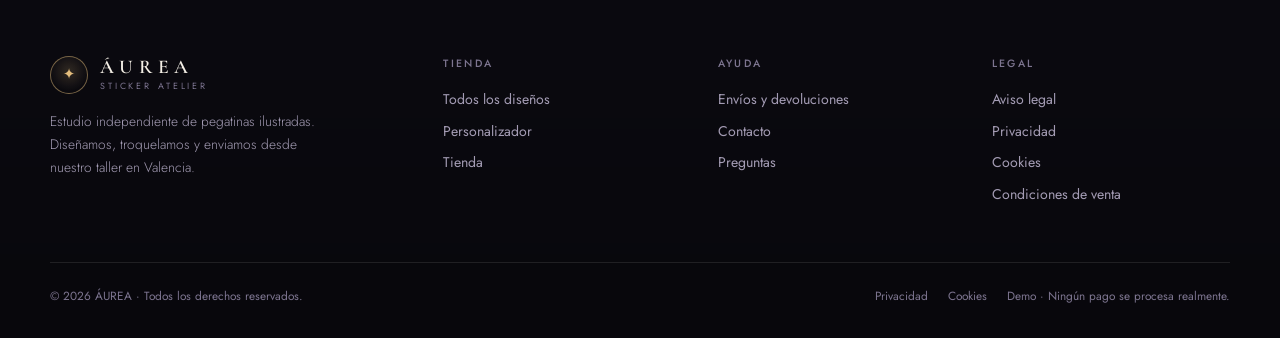
<file: Proyecto predeterminado/legal.html>
<!DOCTYPE html>
<html lang="es">
<head>
  <meta charset="utf-8">
  <meta name="viewport" content="width=device-width, initial-scale=1">
  <title data-i18n="meta.legal">ÁUREA · Información legal</title>
  <meta name="description" content="Aviso legal, privacidad, cookies y condiciones de venta de ÁUREA · Sticker Atelier.">
  <meta name="theme-color" content="#0b0a10">
  <link rel="preconnect" href="https://fonts.googleapis.com">
  <link rel="preconnect" href="https://fonts.gstatic.com" crossorigin>
  <link href="https://fonts.googleapis.com/css2?family=Cormorant+Garamond:ital,wght@0,400;0,600;0,700;1,400;1,600&family=Jost:wght@300;400;500;600&display=swap" rel="stylesheet">
  <link rel="stylesheet" href="css/styles.css">
  <link rel="icon" href="assets/stickers/luna.svg" type="image/svg+xml">
</head>
<body>
  <!-- IMPORTANTE: si vas a operar comercialmente, añade aquí tu nombre fiscal,
       NIF y dirección completa antes de publicar. Este texto es una base y no
       sustituye la revisión de un profesional. -->
  <a class="skip-link" href="#main" data-i18n="a11y.skip">Saltar al contenido</a>

  <header class="site-header">
    <div class="container header-inner">
      <a class="brand" href="index.html">
        <span class="brand-mark" aria-hidden="true">✦</span>
        <span class="brand-text">
          <strong>ÁUREA</strong>
          <small data-i18n="brand.tag">Sticker Atelier</small>
        </span>
      </a>

      <nav class="nav" aria-label="Principal">
        <ul>
          <li><a href="index.html#tienda" data-i18n="nav.shop">Tienda</a></li>
          <li><a href="personalizador.html" data-i18n="nav.custom">Personaliza</a></li>
          <li><a href="index.html#opiniones" data-i18n="nav.reviews">Opiniones</a></li>
          <li><a href="index.html#faq" data-i18n="nav.faq">Preguntas</a></li>
        </ul>
      </nav>

      <div class="header-actions">
        <button class="lang-btn" id="langBtn" type="button" data-i18n-aria="header.lang">EN</button>
        <a class="cart-btn" href="carrito.html" data-i18n-aria="header.cart">
          <svg viewBox="0 0 24 24" width="18" height="18" aria-hidden="true" fill="none" stroke="currentColor" stroke-width="1.6" stroke-linejoin="round">
            <path d="M6 8h12l1.2 12H4.8L6 8z"/>
            <path d="M9 8V6.5a3 3 0 0 1 6 0V8"/>
          </svg>
          <span class="cart-badge" data-cart-badge hidden>0</span>
        </a>
        <button class="menu-btn" id="menuBtn" type="button" aria-expanded="false" aria-controls="mobileNav" data-i18n-aria="header.menu">
          <svg viewBox="0 0 24 24" width="18" height="18" aria-hidden="true" fill="none" stroke="currentColor" stroke-width="1.7" stroke-linecap="round">
            <path d="M4 7h16M4 12h16M4 17h16"/>
          </svg>
        </button>
      </div>
    </div>

    <nav class="mobile-nav" id="mobileNav" aria-label="Móvil">
      <a href="index.html#tienda" data-i18n="nav.shop">Tienda</a>
      <a href="personalizador.html" data-i18n="nav.custom">Personaliza</a>
      <a href="index.html#opiniones" data-i18n="nav.reviews">Opiniones</a>
      <a href="index.html#faq" data-i18n="nav.faq">Preguntas</a>
    </nav>
  </header>

  <main class="page-main" id="main">
    <div class="container">
      <div class="section-head legal-head">
        <p class="eyebrow" data-i18n="legal.eyebrow"></p>
        <h1 class="h2" data-i18n="legal.title"></h1>
        <p class="section-lead" data-i18n="legal.lead"></p>
        <p class="legal-updated" data-i18n="legal.updated"></p>
      </div>

      <div class="legal-layout">
        <nav class="legal-nav" aria-labelledby="legalNavTitle">
          <h2 id="legalNavTitle" data-i18n="legal.nav"></h2>
          <a href="#aviso" data-i18n="legal.navNotice"></a>
          <a href="#privacidad" data-i18n="legal.navPrivacy"></a>
          <a href="#cookies" data-i18n="legal.navCookies"></a>
          <a href="#condiciones" data-i18n="legal.navTerms"></a>
        </nav>

        <article class="legal-body">
          <section id="aviso" class="legal-section">
            <h2 data-i18n="legal.noticeTitle"></h2>

            <h3 data-i18n="legal.ownerTitle"></h3>
            <p>
              <strong data-i18n="legal.ownerName"></strong><br>
              <span data-i18n="legal.ownerContact"></span>:
              <a href="mailto:hola@aurea.studio">hola@aurea.studio</a>
            </p>
            <p data-i18n="legal.noticeBody"></p>

            <h3 data-i18n="legal.ipTitle"></h3>
            <p data-i18n="legal.ipBody"></p>

            <h3 data-i18n="legal.linksTitle"></h3>
            <p data-i18n="legal.linksBody"></p>

            <h3 data-i18n="legal.lawTitle"></h3>
            <p data-i18n="legal.lawBody"></p>
          </section>

          <section id="privacidad" class="legal-section">
            <h2 data-i18n="legal.privacyTitle"></h2>
            <p data-i18n="legal.privacyIntro"></p>

            <h3 data-i18n="legal.dataTitle"></h3>
            <p data-i18n="legal.dataBody"></p>

            <h3 data-i18n="legal.purposeTitle"></h3>
            <p data-i18n="legal.purposeBody"></p>

            <h3 data-i18n="legal.baseTitle"></h3>
            <p data-i18n="legal.baseBody"></p>

            <h3 data-i18n="legal.keepTitle"></h3>
            <p data-i18n="legal.keepBody"></p>

            <h3 data-i18n="legal.shareTitle"></h3>
            <p data-i18n="legal.shareBody"></p>

            <h3 data-i18n="legal.rightsTitle"></h3>
            <p data-i18n="legal.rightsBody"></p>
          </section>

          <section id="cookies" class="legal-section">
            <h2 data-i18n="legal.cookiesTitle"></h2>
            <p data-i18n="legal.cookiesIntro"></p>

            <h3 data-i18n="legal.storageTitle"></h3>
            <p data-i18n="legal.storageBody"></p>

            <h3 data-i18n="legal.thirdTitle"></h3>
            <p data-i18n="legal.thirdBody"></p>

            <h3 data-i18n="legal.deleteTitle"></h3>
            <p data-i18n="legal.deleteBody"></p>
          </section>

          <section id="condiciones" class="legal-section">
            <h2 data-i18n="legal.termsTitle"></h2>
            <p data-i18n="legal.termsIntro"></p>

            <h3 data-i18n="legal.ordersTitle"></h3>
            <p data-i18n="legal.ordersBody"></p>

            <h3 data-i18n="legal.priceTitle"></h3>
            <p data-i18n="legal.priceBody"></p>

            <h3 data-i18n="legal.payTitle"></h3>
            <p data-i18n="legal.payBody"></p>

            <h3 data-i18n="legal.deliveryTitle"></h3>
            <p data-i18n="legal.deliveryBody"></p>

            <h3 data-i18n="legal.returnsTitle"></h3>
            <p data-i18n="legal.returnsBody"></p>

            <h3 data-i18n="legal.warrantyTitle"></h3>
            <p data-i18n="legal.warrantyBody"></p>

            <h3 data-i18n="legal.termsLawTitle"></h3>
            <p data-i18n="legal.termsLawBody"></p>
          </section>

          <section class="legal-section legal-contact">
            <h2 data-i18n="legal.contactTitle"></h2>
            <p>
              <span data-i18n="legal.contactBody"></span>
              <a href="mailto:hola@aurea.studio">hola@aurea.studio</a>
            </p>
          </section>
        </article>
      </div>
    </div>
  </main>

  <footer class="site-footer">
    <div class="container">
      <div class="footer-grid">
        <div class="footer-brand">
          <a class="brand" href="index.html">
            <span class="brand-mark" aria-hidden="true">✦</span>
            <span class="brand-text">
              <strong>ÁUREA</strong>
              <small data-i18n="brand.tag">Sticker Atelier</small>
            </span>
          </a>
          <p data-i18n="footer.about"></p>
        </div>
        <div class="footer-col">
          <h3 data-i18n="footer.shopTitle"></h3>
          <a href="index.html#tienda" data-i18n="footer.shopAll"></a>
          <a href="personalizador.html" data-i18n="footer.custom"></a>
          <a href="carrito.html" data-i18n="nav.shop"></a>
        </div>
        <div class="footer-col">
          <h3 data-i18n="footer.helpTitle"></h3>
          <a href="index.html#faq" data-i18n="footer.shipping"></a>
          <a href="mailto:hola@aurea.studio" data-i18n="footer.contact"></a>
          <a href="index.html#faq" data-i18n="nav.faq"></a>
        </div>
        <div class="footer-col">
          <h3 data-i18n="footer.legalTitle"></h3>
          <a href="legal.html#aviso" data-i18n="footer.legal"></a>
          <a href="legal.html#privacidad" data-i18n="footer.privacy"></a>
          <a href="legal.html#cookies" data-i18n="footer.cookies"></a>
          <a href="legal.html#condiciones" data-i18n="footer.terms"></a>
        </div>
      </div>
      <div class="footer-bottom">
        <span>© <span id="year">2026</span> ÁUREA · <span data-i18n="footer.rights"></span></span>
        <div class="legal-links">
          <a href="legal.html#privacidad" data-i18n="footer.privacy"></a>
          <a href="legal.html#cookies" data-i18n="footer.cookies"></a>
          <span id="paymentBadge" data-i18n="footer.demo"></span>
        </div>
      </div>
    </div>
  </footer>

  <script src="js/config.js"></script>
  <script src="js/i18n.js"></script>
  <script src="js/data.js"></script>
  <script src="js/app.js"></script>
</body>
</html>
</file>
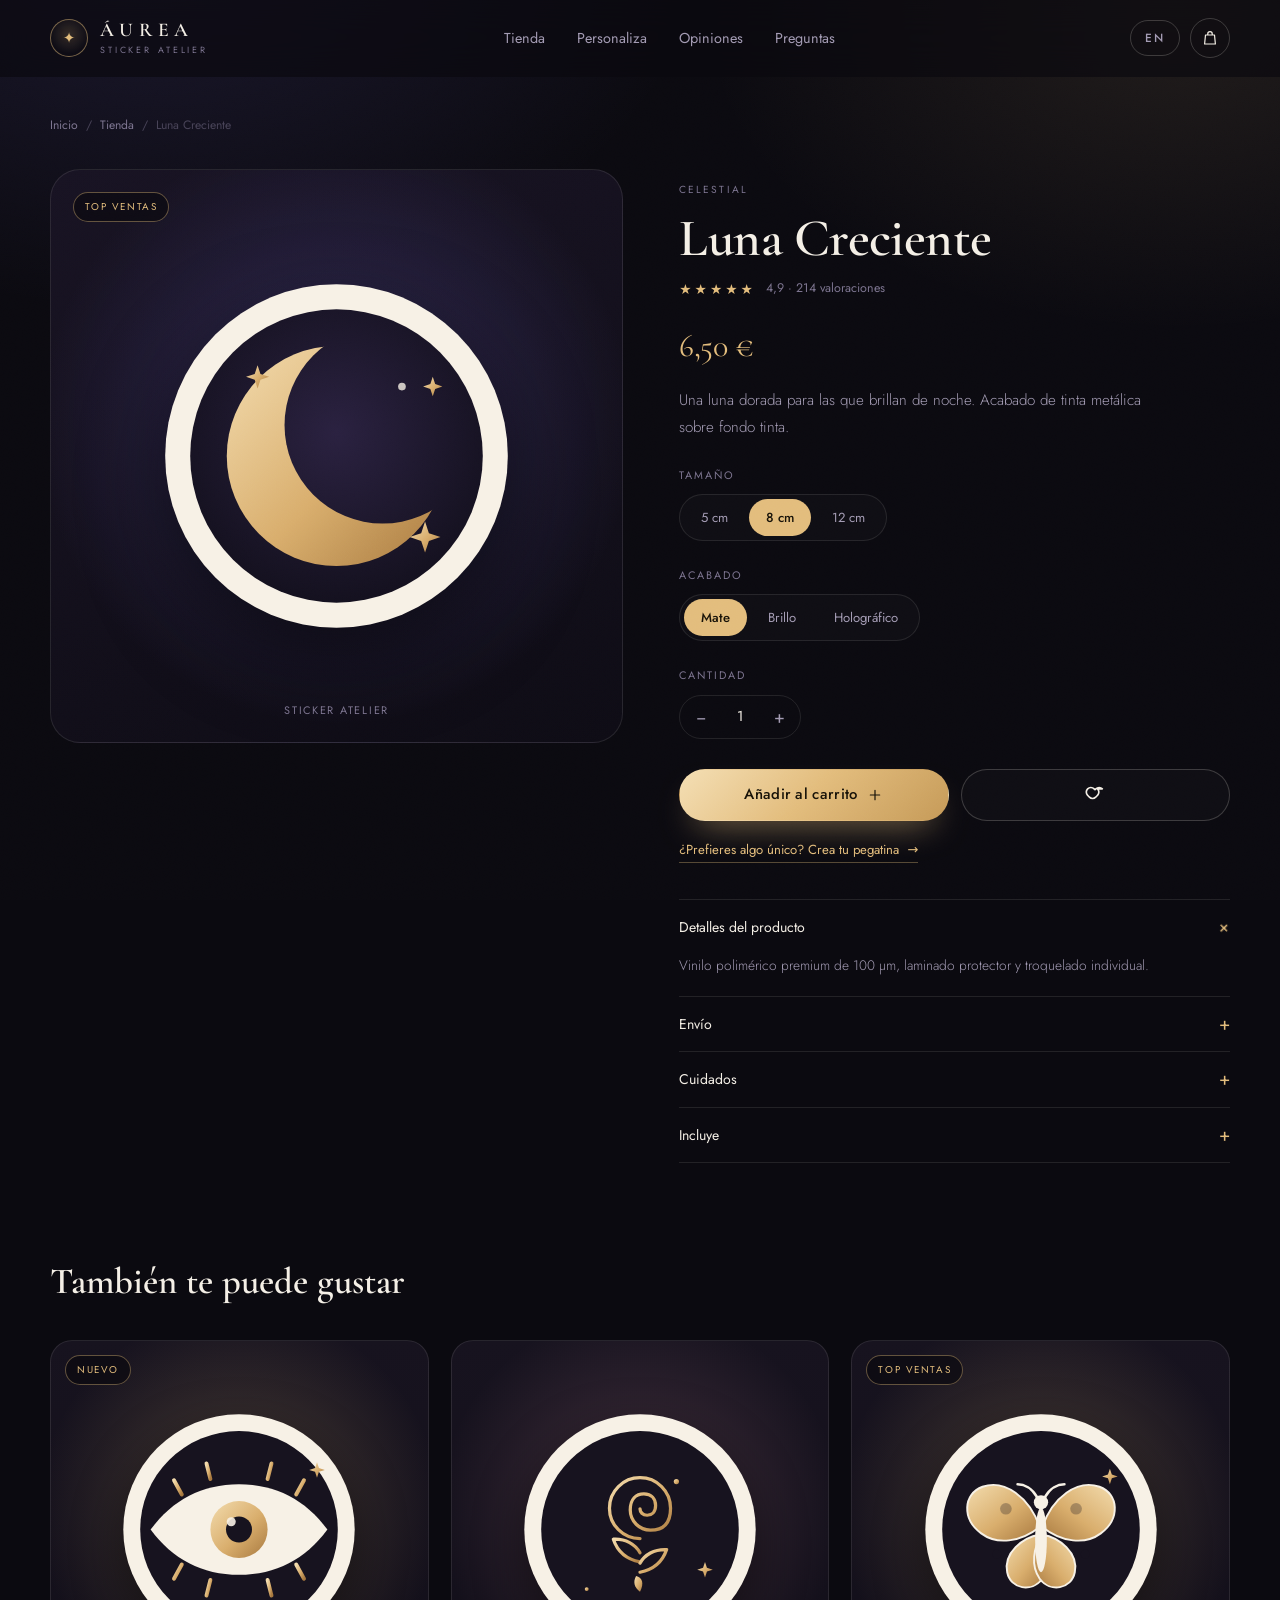
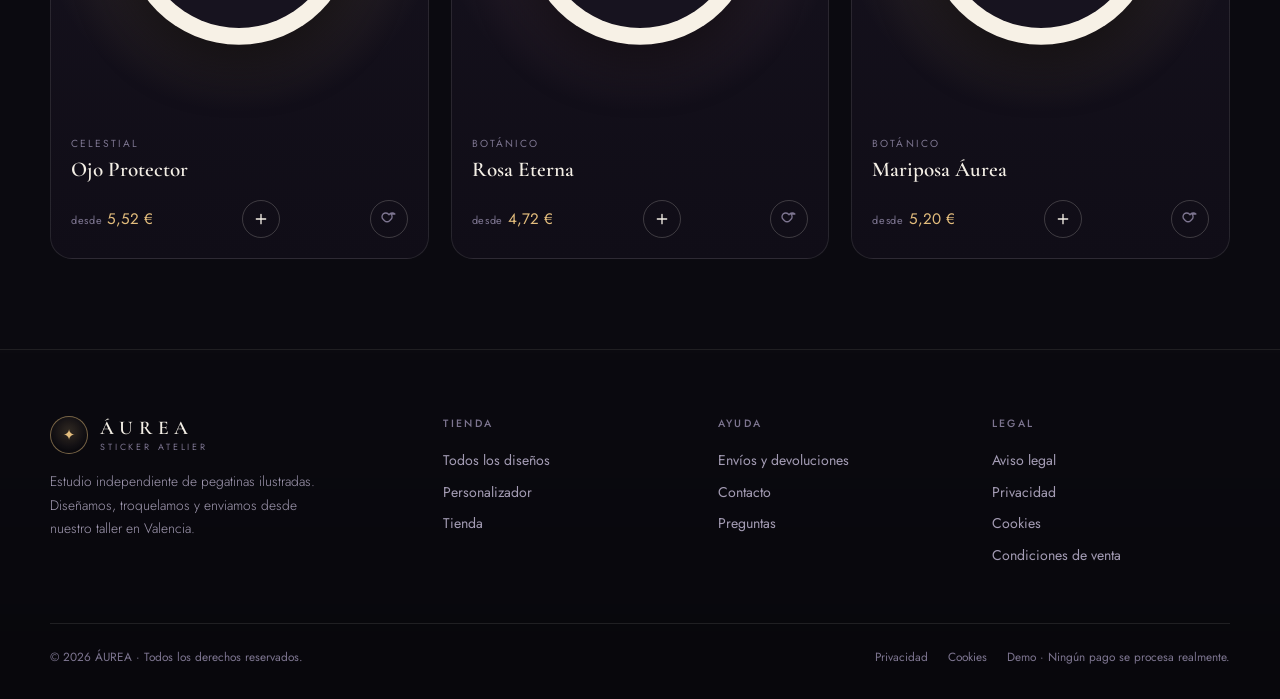
<file: Proyecto predeterminado/producto.html>
<!DOCTYPE html>
<html lang="es">
<head>
  <meta charset="utf-8">
  <meta name="viewport" content="width=device-width, initial-scale=1">
  <title data-i18n="meta.product">ÁUREA · Detalle del diseño</title>
  <meta name="description" content="Elige tamaño, acabado y cantidad de tu pegatina ÁUREA. Vinilo premium troquelado a mano.">
  <meta name="theme-color" content="#0b0a10">
  <link rel="preconnect" href="https://fonts.googleapis.com">
  <link rel="preconnect" href="https://fonts.gstatic.com" crossorigin>
  <link href="https://fonts.googleapis.com/css2?family=Cormorant+Garamond:ital,wght@0,400;0,600;0,700;1,400;1,600&family=Jost:wght@300;400;500;600&display=swap" rel="stylesheet">
  <link rel="stylesheet" href="css/styles.css">
  <link rel="icon" href="assets/stickers/luna.svg" type="image/svg+xml">
</head>
<body>
  <a class="skip-link" href="#main" data-i18n="a11y.skip">Saltar al contenido</a>

  <header class="site-header">
    <div class="container header-inner">
      <a class="brand" href="index.html">
        <span class="brand-mark" aria-hidden="true">✦</span>
        <span class="brand-text">
          <strong>ÁUREA</strong>
          <small data-i18n="brand.tag">Sticker Atelier</small>
        </span>
      </a>

      <nav class="nav" aria-label="Principal">
        <ul>
          <li><a href="index.html#tienda" data-i18n="nav.shop">Tienda</a></li>
          <li><a href="personalizador.html" data-i18n="nav.custom">Personaliza</a></li>
          <li><a href="index.html#opiniones" data-i18n="nav.reviews">Opiniones</a></li>
          <li><a href="index.html#faq" data-i18n="nav.faq">Preguntas</a></li>
        </ul>
      </nav>

      <div class="header-actions">
        <button class="lang-btn" id="langBtn" type="button" data-i18n-aria="header.lang">EN</button>
        <a class="cart-btn" href="carrito.html" data-i18n-aria="header.cart">
          <svg viewBox="0 0 24 24" width="18" height="18" aria-hidden="true" fill="none" stroke="currentColor" stroke-width="1.6" stroke-linejoin="round">
            <path d="M6 8h12l1.2 12H4.8L6 8z"/>
            <path d="M9 8V6.5a3 3 0 0 1 6 0V8"/>
          </svg>
          <span class="cart-badge" data-cart-badge hidden>0</span>
          <span class="fav-badge" data-fav-badge hidden>0</span>
        </a>
        <button class="menu-btn" id="menuBtn" type="button" aria-expanded="false" aria-controls="mobileNav" data-i18n-aria="header.menu">
          <svg viewBox="0 0 24 24" width="18" height="18" aria-hidden="true" fill="none" stroke="currentColor" stroke-width="1.7" stroke-linecap="round">
            <path d="M4 7h16M4 12h16M4 17h16"/>
          </svg>
        </button>
      </div>
    </div>

    <nav class="mobile-nav" id="mobileNav" aria-label="Móvil">
      <a href="index.html#tienda" data-i18n="nav.shop">Tienda</a>
      <a href="personalizador.html" data-i18n="nav.custom">Personaliza</a>
      <a href="index.html#opiniones" data-i18n="nav.reviews">Opiniones</a>
      <a href="index.html#faq" data-i18n="nav.faq">Preguntas</a>
    </nav>
  </header>

  <main class="page-main" id="main">
    <div class="container">
      <nav class="breadcrumb" aria-label="Migas de pan">
        <a href="index.html" data-i18n="product.home">Inicio</a>
        <span>/</span>
        <a href="index.html#tienda" data-i18n="product.shop">Tienda</a>
        <span>/</span>
        <span id="breadcrumbName">Luna Creciente</span>
      </nav>

      <p class="empty-state" id="productNotice" hidden data-i18n="product.notFound"></p>

      <div class="product-layout">
        <div class="gallery" id="gallery">
          <span class="card-badge" id="productBadge" hidden></span>
          <img id="productImg" src="assets/stickers/luna.svg" alt="Luna Creciente">
          <span class="gallery-note" data-i18n="brand.tag"></span>
        </div>

        <div class="product-info">
          <span class="card-cat" id="productCat"></span>
          <h1 class="product-title" id="productName">Luna Creciente</h1>
          <div class="rating-row">
            <span class="stars" role="img" aria-label="5/5">★★★★★</span>
            <span id="ratingText">4,9 · 214 <span data-i18n="product.rating"></span></span>
          </div>
          <p class="product-price" id="productPrice">6,50 €</p>
          <p class="product-desc" id="productDesc"></p>

          <div class="opt-group">
            <span class="opt-label" id="sizeLabel" data-i18n="product.size"></span>
            <div class="seg" role="group" aria-labelledby="sizeLabel">
              <button type="button" data-size="S" data-i18n="product.sizeS"></button>
              <button type="button" data-size="M" class="is-active" data-i18n="product.sizeM"></button>
              <button type="button" data-size="L" data-i18n="product.sizeL"></button>
            </div>
          </div>

          <div class="opt-group">
            <span class="opt-label" id="finishLabel" data-i18n="product.finish"></span>
            <div class="seg" role="group" aria-labelledby="finishLabel">
              <button type="button" data-finish="matte" class="is-active" data-i18n="product.matte"></button>
              <button type="button" data-finish="gloss" data-i18n="product.gloss"></button>
              <button type="button" data-finish="holo" data-i18n="product.holo"></button>
            </div>
          </div>

          <div class="opt-group">
            <span class="opt-label" id="qtyLabel" data-i18n="product.qty"></span>
            <div class="qty" role="group" aria-labelledby="qtyLabel">
              <button type="button" id="qtyMinus" aria-label="−">−</button>
              <span id="qtyValue">1</span>
              <button type="button" id="qtyPlus" aria-label="+">+</button>
            </div>
          </div>

          <div class="product-actions">
            <button class="btn btn-primary" type="button" id="addBtn">
              <span data-i18n="product.add"></span>
              <svg viewBox="0 0 24 24" width="16" height="16" aria-hidden="true" fill="none" stroke="currentColor" stroke-width="1.8" stroke-linecap="round">
                <path d="M5 12h14M12 5v14"/>
              </svg>
            </button>
            <button class="btn btn-ghost" type="button" id="productFav" data-fav-placeholder data-i18n-aria="shop.favAdd" aria-pressed="false">
              <svg viewBox="0 0 24 24" width="20" height="20" aria-hidden="true" fill="none" stroke="currentColor" stroke-width="2" stroke-linecap="round" stroke-linejoin="round"><path d="M20.84 4.61a5.5 5.5 0 0 0-7.78 0L12 5.67l-1.06-1.06a5.5 5.5 0 0 0-7.78 7.78 19 19 0 0 0 2.16 2.16c1.04 1.04 2.4 1.6 3.77 1.6 1.37 0 2.73-.56 3.77-1.6a19 19 0 0 0 2.16-2.16 5.5 5.5 0 0 0 0-7.78z"/></svg>
            </button>
          </div>

          <a class="custom-link" href="personalizador.html">
            <span data-i18n="product.customCta"></span>
            <span aria-hidden="true">→</span>
          </a>

          <div class="accordion">
            <details open>
              <summary data-i18n="product.details"></summary>
              <p data-i18n="product.materialText"></p>
            </details>
            <details>
              <summary data-i18n="product.shipping"></summary>
              <p data-i18n="product.shippingText"></p>
            </details>
            <details>
              <summary data-i18n="product.care"></summary>
              <p data-i18n="product.careText"></p>
            </details>
            <details>
              <summary data-i18n="product.includes"></summary>
              <p data-i18n="product.includesText"></p>
            </details>
          </div>
        </div>
      </div>

      <section class="related">
        <div class="related-head">
          <h2 data-i18n="product.related"></h2>
        </div>
        <div class="grid-products" id="relatedGrid"></div>
      </section>
    </div>
  </main>

  <footer class="site-footer">
    <div class="container">
      <div class="footer-grid">
        <div class="footer-brand">
          <a class="brand" href="index.html">
            <span class="brand-mark" aria-hidden="true">✦</span>
            <span class="brand-text">
              <strong>ÁUREA</strong>
              <small data-i18n="brand.tag">Sticker Atelier</small>
            </span>
          </a>
          <p data-i18n="footer.about"></p>
        </div>
        <div class="footer-col">
          <h3 data-i18n="footer.shopTitle"></h3>
          <a href="index.html#tienda" data-i18n="footer.shopAll"></a>
          <a href="personalizador.html" data-i18n="footer.custom"></a>
          <a href="carrito.html" data-i18n="nav.shop"></a>
        </div>
        <div class="footer-col">
          <h3 data-i18n="footer.helpTitle"></h3>
          <a href="index.html#faq" data-i18n="footer.shipping"></a>
          <a href="mailto:hola@aurea.studio" data-i18n="footer.contact"></a>
          <a href="index.html#faq" data-i18n="nav.faq"></a>
        </div>
        <div class="footer-col">
          <h3 data-i18n="footer.legalTitle"></h3>
          <a href="legal.html#aviso" data-i18n="footer.legal"></a>
          <a href="legal.html#privacidad" data-i18n="footer.privacy"></a>
          <a href="legal.html#cookies" data-i18n="footer.cookies"></a>
          <a href="legal.html#condiciones" data-i18n="footer.terms"></a>
        </div>
      </div>
      <div class="footer-bottom">
        <span>© <span id="year">2026</span> ÁUREA · <span data-i18n="footer.rights"></span></span>
        <div class="legal-links">
          <a href="legal.html#privacidad" data-i18n="footer.privacy"></a>
          <a href="legal.html#cookies" data-i18n="footer.cookies"></a>
          <span id="paymentBadge" data-i18n="footer.demo"></span>
        </div>
      </div>
    </div>
  </footer>

  <script src="js/config.js"></script>
  <script src="js/i18n.js"></script>
  <script src="js/data.js"></script>
  <script src="js/app.js"></script>
  <script src="js/producto.js"></script>
</body>
</html>
</file>
<file: Proyecto predeterminado/css/styles.css>
/* =========================================================
   ÁUREA · Sticker Atelier
   Estética oscura, oro y violeta
   ========================================================= */

:root {
  --bg: #0b0a10;
  --bg-2: #0f0d16;
  --panel: #151220;
  --panel-2: #1b1728;
  --ink: #f4efe6;
  --muted: #a49cb4;
  --muted-2: #7d7590;
  --gold: #e3bd7d;
  --gold-2: #c69a58;
  --gold-3: #8f6734;
  --violet: #8b7bff;
  --rose: #c98b9a;
  --mint: #7fc2ad;
  --cream: #f7f1e6;
  --line: rgba(244, 239, 230, 0.1);
  --line-2: rgba(244, 239, 230, 0.2);
  --radius: 22px;
  --radius-sm: 14px;
  --shadow: 0 24px 60px -20px rgba(0, 0, 0, 0.75);
  --serif: "Cormorant Garamond", Georgia, "Times New Roman", serif;
  --sans: "Jost", "Segoe UI", system-ui, -apple-system, sans-serif;
  --header-h: 76px;
}

*,
*::before,
*::after {
  box-sizing: border-box;
}

[hidden] {
  display: none !important;
}

html {
  scroll-behavior: smooth;
  scroll-padding-top: calc(var(--header-h) + 24px);
}

body {
  margin: 0;
  font-family: var(--sans);
  font-size: 16px;
  line-height: 1.6;
  color: var(--ink);
  background-color: var(--bg);
  background-image:
    radial-gradient(900px 620px at 12% -8%, rgba(139, 123, 255, 0.13), transparent 62%),
    radial-gradient(820px 540px at 92% 2%, rgba(227, 189, 125, 0.1), transparent 58%);
  background-attachment: fixed;
  -webkit-font-smoothing: antialiased;
  overflow-x: hidden;
}

body::after {
  content: "";
  position: fixed;
  inset: 0;
  z-index: 1;
  pointer-events: none;
  opacity: 0.035;
  mix-blend-mode: overlay;
  background-image: url("data:image/svg+xml,%3Csvg xmlns='http://www.w3.org/2000/svg' width='140' height='140'%3E%3Cfilter id='n'%3E%3CfeTurbulence type='fractalNoise' baseFrequency='.85' numOctaves='2'/%3E%3C/filter%3E%3Crect width='140' height='140' filter='url(%23n)'/%3E%3C/svg%3E");
}

img,
svg {
  display: block;
  max-width: 100%;
}

a {
  color: inherit;
  text-decoration: none;
}

button,
input,
select,
textarea {
  font: inherit;
  color: inherit;
}

button {
  cursor: pointer;
}

h1,
h2,
h3,
h4,
p {
  margin: 0;
}

::selection {
  background: rgba(227, 189, 125, 0.85);
  color: #171208;
}

:focus-visible {
  outline: 2px solid var(--gold);
  outline-offset: 3px;
  border-radius: 6px;
}

.container {
  width: min(1180px, 100% - 48px);
  margin-inline: auto;
}

.skip-link {
  position: absolute;
  top: -100px;
  left: 16px;
  z-index: 200;
  padding: 12px 20px;
  border-radius: 0 0 12px 12px;
  background: var(--cream);
  color: #171208;
  font-weight: 500;
  transition: top 0.2s ease;
}

.skip-link:focus {
  top: 0;
}

/* ================= Cabecera ================= */

.site-header {
  position: fixed;
  inset: 0 0 auto;
  z-index: 100;
  background: rgba(11, 10, 16, 0.68);
  backdrop-filter: blur(18px);
  -webkit-backdrop-filter: blur(18px);
  border-bottom: 1px solid transparent;
  transition: background 0.3s ease, border-color 0.3s ease;
}

.site-header.is-scrolled {
  background: rgba(11, 10, 16, 0.9);
  border-bottom-color: var(--line);
}

.header-inner {
  display: flex;
  align-items: center;
  justify-content: space-between;
  gap: 24px;
  height: var(--header-h);
}

.brand {
  display: inline-flex;
  align-items: center;
  gap: 12px;
  flex-shrink: 0;
}

.brand-mark {
  display: grid;
  place-items: center;
  width: 38px;
  height: 38px;
  border: 1px solid rgba(227, 189, 125, 0.5);
  border-radius: 50%;
  color: var(--gold);
  font-size: 15px;
  line-height: 1;
  background: radial-gradient(circle at 50% 40%, rgba(227, 189, 125, 0.18), transparent 70%);
}

.brand-text {
  display: flex;
  flex-direction: column;
  line-height: 1;
}

.brand-text strong {
  font-family: var(--serif);
  font-size: 1.22rem;
  font-weight: 600;
  letter-spacing: 0.3em;
}

.brand-text small {
  margin-top: 5px;
  font-size: 0.56rem;
  letter-spacing: 0.32em;
  text-transform: uppercase;
  color: var(--muted-2);
}

.nav ul {
  display: flex;
  gap: 32px;
  margin: 0;
  padding: 0;
  list-style: none;
}

.nav a {
  position: relative;
  font-size: 0.9rem;
  color: var(--muted);
  transition: color 0.2s ease;
}

.nav a::after {
  content: "";
  position: absolute;
  left: 0;
  bottom: -7px;
  width: 0;
  height: 1px;
  background: var(--gold);
  transition: width 0.25s ease;
}

.nav a:hover {
  color: var(--ink);
}

.nav a:hover::after {
  width: 100%;
}

.header-actions {
  display: flex;
  align-items: center;
  gap: 10px;
}

.lang-btn {
  height: 36px;
  padding: 0 14px;
  border: 1px solid var(--line-2);
  border-radius: 999px;
  background: transparent;
  color: var(--muted);
  font-size: 0.74rem;
  font-weight: 500;
  letter-spacing: 0.16em;
  transition: color 0.2s ease, border-color 0.2s ease;
}

.lang-btn:hover {
  color: var(--gold);
  border-color: rgba(227, 189, 125, 0.55);
}

.cart-btn {
  position: relative;
  display: grid;
  place-items: center;
  width: 40px;
  height: 40px;
  border: 1px solid var(--line-2);
  border-radius: 50%;
  color: var(--ink);
  transition: border-color 0.2s ease, color 0.2s ease;
}

.cart-btn:hover {
  color: var(--gold);
  border-color: rgba(227, 189, 125, 0.55);
}

.cart-badge,
.fav-badge {
  position: absolute;
  top: -3px;
  right: -3px;
  display: grid;
  place-items: center;
  min-width: 18px;
  height: 18px;
  padding: 0 5px;
  border-radius: 999px;
  font-size: 0.64rem;
  font-weight: 600;
}

.cart-badge {
  right: -3px;
  background: var(--gold);
  color: #171208;
}

.fav-badge {
  right: 18px;
  background: var(--violet);
  color: #fff;
}

.menu-btn {
  display: none;
  place-items: center;
  width: 40px;
  height: 40px;
  border: 1px solid var(--line-2);
  border-radius: 50%;
  background: transparent;
  color: var(--ink);
}

.mobile-nav {
  display: none;
  border-top: 1px solid var(--line);
  background: rgba(11, 10, 16, 0.98);
  padding: 8px 24px 22px;
}

.mobile-nav a {
  display: block;
  padding: 14px 0;
  border-bottom: 1px solid var(--line);
  font-family: var(--serif);
  font-size: 1.25rem;
}

.mobile-nav a:last-child {
  border-bottom: 0;
}

/* ================= Hero ================= */

.hero {
  position: relative;
  padding-top: calc(var(--header-h) + 66px);
  padding-bottom: 76px;
  overflow: hidden;
}

.hero::before {
  content: "";
  position: absolute;
  top: 8%;
  right: -6%;
  width: 560px;
  height: 560px;
  border-radius: 50%;
  background: radial-gradient(circle, rgba(139, 123, 255, 0.16), transparent 65%);
  filter: blur(20px);
  pointer-events: none;
}

.hero-grid {
  position: relative;
  display: grid;
  grid-template-columns: 1.04fr 0.96fr;
  align-items: center;
  gap: 48px;
  min-height: 70vh;
}

.eyebrow {
  display: inline-flex;
  align-items: center;
  gap: 12px;
  font-size: 0.72rem;
  font-weight: 500;
  letter-spacing: 0.24em;
  text-transform: uppercase;
  color: var(--gold);
}

.eyebrow::before {
  content: "";
  width: 30px;
  height: 1px;
  background: linear-gradient(90deg, transparent, var(--gold));
}

.display {
  margin: 20px 0 24px;
  font-family: var(--serif);
  font-size: clamp(2.9rem, 6.1vw, 5.15rem);
  font-weight: 600;
  line-height: 1.01;
  letter-spacing: -0.015em;
}

.display em {
  font-style: italic;
  background: linear-gradient(100deg, #f7e5c1 0%, #e3bd7d 42%, #a8793f 88%);
  -webkit-background-clip: text;
  background-clip: text;
  color: transparent;
}

.lead {
  max-width: 50ch;
  color: var(--muted);
  font-size: 1.04rem;
  line-height: 1.75;
  font-weight: 300;
}

.actions {
  display: flex;
  flex-wrap: wrap;
  gap: 14px;
  margin-top: 34px;
}

.btn {
  display: inline-flex;
  align-items: center;
  justify-content: center;
  gap: 10px;
  height: 52px;
  padding: 0 28px;
  border: 1px solid transparent;
  border-radius: 999px;
  font-size: 0.93rem;
  font-weight: 500;
  letter-spacing: 0.02em;
  transition: transform 0.22s ease, box-shadow 0.22s ease, border-color 0.22s ease, color 0.22s ease, background 0.22s ease;
}

.btn svg {
  flex-shrink: 0;
  transition: transform 0.22s ease;
}

.btn:hover svg {
  transform: translateX(3px);
}

.btn-primary {
  background: linear-gradient(135deg, #f4dfb4 0%, #e3bd7d 48%, #c69a58 100%);
  color: #171208;
  box-shadow: 0 16px 34px -16px rgba(227, 189, 125, 0.7);
}

.btn-primary:hover {
  transform: translateY(-2px);
  box-shadow: 0 22px 40px -16px rgba(227, 189, 125, 0.8);
}

.btn-ghost {
  border-color: var(--line-2);
  color: var(--ink);
  background: rgba(255, 255, 255, 0.02);
}

.btn-ghost:hover {
  border-color: rgba(227, 189, 125, 0.6);
  color: var(--gold);
  transform: translateY(-2px);
}

.btn-sm {
  height: 42px;
  padding: 0 20px;
  font-size: 0.84rem;
}

.btn-block {
  width: 100%;
}

.stats {
  display: flex;
  gap: 38px;
  margin-top: 54px;
}

.stat + .stat {
  padding-left: 38px;
  border-left: 1px solid var(--line);
}

.stat strong {
  display: block;
  font-family: var(--serif);
  font-size: 1.72rem;
  font-weight: 600;
  letter-spacing: 0.01em;
}

.stat span {
  display: block;
  margin-top: 4px;
  font-size: 0.68rem;
  letter-spacing: 0.16em;
  text-transform: uppercase;
  color: var(--muted-2);
}

.hero-art {
  position: relative;
  justify-self: end;
  width: min(100%, 540px);
  aspect-ratio: 1;
}

.hero-ring {
  position: absolute;
  inset: 9%;
  border: 1px dashed rgba(227, 189, 125, 0.22);
  border-radius: 50%;
  animation: spin 80s linear infinite;
}

.hero-ring::after {
  content: "";
  position: absolute;
  top: 7%;
  left: 18%;
  width: 8px;
  height: 8px;
  border-radius: 50%;
  background: var(--gold);
  box-shadow: 0 0 18px rgba(227, 189, 125, 0.9);
}

@keyframes spin {
  to {
    transform: rotate(360deg);
  }
}

.sticker-float {
  position: absolute;
  padding: 12px;
  border: 1px solid var(--line-2);
  border-radius: 26px;
  background: linear-gradient(160deg, #1d1829 0%, #110e19 100%);
  box-shadow: var(--shadow);
  animation: floaty 7s ease-in-out infinite;
}

.sticker-float img {
  width: 100%;
  filter: drop-shadow(0 16px 20px rgba(0, 0, 0, 0.45));
}

.sf-1 {
  top: 2%;
  left: 0;
  width: 40%;
  rotate: -9deg;
  animation-delay: -1.5s;
}

.sf-2 {
  top: 17%;
  right: 0;
  width: 52%;
  rotate: 6deg;
  z-index: 2;
  animation-delay: -3.5s;
}

.sf-3 {
  bottom: 1%;
  left: 14%;
  width: 38%;
  rotate: 11deg;
  animation-delay: -5.5s;
}

@keyframes floaty {
  0%,
  100% {
    translate: 0 0;
  }
  50% {
    translate: 0 -14px;
  }
}

/* ================= Marquesina ================= */

.marquee {
  position: relative;
  z-index: 2;
  overflow: hidden;
  border-block: 1px solid var(--line);
  background: rgba(255, 255, 255, 0.015);
  padding: 17px 0;
}

.marquee-track {
  display: flex;
  width: max-content;
  animation: marquee 38s linear infinite;
}

.marquee:hover .marquee-track {
  animation-play-state: paused;
}

.marquee-list {
  display: flex;
  align-items: center;
  gap: 42px;
  margin: 0;
  padding: 0 42px 0 0;
  list-style: none;
}

.marquee-list li {
  display: flex;
  align-items: center;
  gap: 42px;
  font-size: 0.72rem;
  letter-spacing: 0.22em;
  text-transform: uppercase;
  color: var(--muted-2);
  white-space: nowrap;
}

.marquee-list li::after {
  content: "✦";
  color: var(--gold);
  font-size: 0.8rem;
}

@keyframes marquee {
  to {
    transform: translateX(-50%);
  }
}

/* ================= Secciones ================= */

.section {
  padding: 100px 0;
}

.section-head {
  max-width: 640px;
  margin-bottom: 46px;
}

.section-head.center {
  margin-inline: auto;
  text-align: center;
}

.section-head.center .eyebrow {
  justify-content: center;
}

.section-head.center .eyebrow::before {
  display: none;
}

.h2 {
  margin-top: 16px;
  font-family: var(--serif);
  font-size: clamp(2.1rem, 4vw, 3.15rem);
  font-weight: 600;
  line-height: 1.08;
  letter-spacing: -0.01em;
}

.section-lead {
  margin-top: 14px;
  color: var(--muted);
  font-size: 0.98rem;
  line-height: 1.75;
  font-weight: 300;
}

/* ================= Catálogo ================= */

.toolbar {
  display: flex;
  flex-wrap: wrap;
  align-items: center;
  justify-content: space-between;
  gap: 18px;
  margin-bottom: 34px;
}

.chips {
  display: flex;
  flex-wrap: wrap;
  gap: 8px;
}

.chip {
  padding: 9px 18px;
  border: 1px solid var(--line);
  border-radius: 999px;
  background: transparent;
  color: var(--muted);
  font-size: 0.82rem;
  transition: color 0.2s ease, border-color 0.2s ease, background 0.2s ease;
}

.chip:hover {
  color: var(--ink);
  border-color: var(--line-2);
}

.chip.is-active {
  background: var(--gold);
  border-color: var(--gold);
  color: #171208;
  font-weight: 500;
}

.toolbar-right {
  display: flex;
  align-items: center;
  gap: 10px;
}

.search {
  position: relative;
  display: block;
}

.search svg {
  position: absolute;
  top: 50%;
  left: 16px;
  translate: 0 -50%;
  color: var(--muted-2);
  pointer-events: none;
}

.search input {
  width: 244px;
  height: 44px;
  padding: 0 18px 0 43px;
  border: 1px solid var(--line);
  border-radius: 999px;
  background: rgba(255, 255, 255, 0.03);
  font-size: 0.85rem;
  transition: border-color 0.2s ease, background 0.2s ease;
}

.search input::placeholder {
  color: var(--muted-2);
}

.search input:focus {
  outline: none;
  border-color: rgba(227, 189, 125, 0.55);
  background: rgba(255, 255, 255, 0.05);
}

.sort {
  height: 44px;
  padding: 0 38px 0 16px;
  border: 1px solid var(--line);
  border-radius: 999px;
  background-color: rgba(255, 255, 255, 0.03);
  background-image: url("data:image/svg+xml,%3Csvg xmlns='http://www.w3.org/2000/svg' width='12' height='8' viewBox='0 0 12 8'%3E%3Cpath d='M1 1l5 5 5-5' fill='none' stroke='%23a49cb4' stroke-width='1.6' stroke-linecap='round'/%3E%3C/svg%3E");
  background-repeat: no-repeat;
  background-position: right 16px center;
  appearance: none;
  font-size: 0.82rem;
  color: var(--muted);
  cursor: pointer;
}

.sort:focus {
  outline: none;
  border-color: rgba(227, 189, 125, 0.55);
}

.grid-products {
  display: grid;
  grid-template-columns: repeat(auto-fill, minmax(248px, 1fr));
  gap: 22px;
}

.card {
  position: relative;
  display: flex;
  flex-direction: column;
  overflow: hidden;
  border: 1px solid var(--line);
  border-radius: var(--radius);
  background: linear-gradient(180deg, #17131f 0%, #100d17 100%);
  transition: transform 0.35s ease, border-color 0.35s ease, box-shadow 0.35s ease;
}

.card:hover {
  transform: translateY(-6px);
  border-color: rgba(227, 189, 125, 0.42);
  box-shadow: 0 30px 50px -30px rgba(0, 0, 0, 0.9);
}

.card-media {
  position: relative;
  display: grid;
  place-items: center;
  aspect-ratio: 1;
  padding: 26px;
  background: radial-gradient(circle at 50% 45%, color-mix(in srgb, var(--accent) 26%, transparent), transparent 72%);
  overflow: hidden;
}

.card-media img {
  width: 80%;
  transition: transform 0.5s cubic-bezier(0.2, 0.7, 0.2, 1);
  filter: drop-shadow(0 18px 24px rgba(0, 0, 0, 0.5));
}

.card:hover .card-media img {
  transform: scale(1.06) rotate(-2deg);
}

.card-badge {
  position: absolute;
  top: 14px;
  left: 14px;
  z-index: 2;
  padding: 6px 11px;
  border: 1px solid rgba(227, 189, 125, 0.4);
  border-radius: 999px;
  background: rgba(11, 10, 16, 0.68);
  backdrop-filter: blur(8px);
  color: var(--gold);
  font-size: 0.62rem;
  letter-spacing: 0.16em;
  text-transform: uppercase;
}

.card-body {
  display: flex;
  flex: 1;
  flex-direction: column;
  gap: 5px;
  padding: 18px 20px 20px;
}

.card-cat {
  font-size: 0.64rem;
  letter-spacing: 0.2em;
  text-transform: uppercase;
  color: var(--muted-2);
}

.card-name {
  font-family: var(--serif);
  font-size: 1.32rem;
  font-weight: 600;
  line-height: 1.15;
}

.card-name:hover {
  color: var(--gold);
}

.card-foot {
  display: flex;
  align-items: center;
  justify-content: space-between;
  gap: 12px;
  margin-top: auto;
  padding-top: 14px;
}

.card-price {
  font-size: 0.95rem;
  color: var(--gold);
}

.card-price small {
  font-size: 0.68rem;
  color: var(--muted-2);
  letter-spacing: 0.06em;
}

.card-add {
  display: grid;
  place-items: center;
  width: 38px;
  height: 38px;
  border: 1px solid var(--line-2);
  border-radius: 50%;
  background: transparent;
  color: var(--ink);
  transition: background 0.2s ease, color 0.2s ease, border-color 0.2s ease, transform 0.2s ease;
}

.card-add:hover {
  background: var(--gold);
  border-color: var(--gold);
  color: #171208;
  transform: scale(1.06);
}

.card-fav {
  display: grid;
  place-items: center;
  width: 38px;
  height: 38px;
  border: 1px solid var(--line-2);
  border-radius: 50%;
  background: transparent;
  color: var(--muted-2);
  transition: all 0.2s ease;
}

.card-fav:hover {
  border-color: var(--violet);
  color: var(--violet);
  transform: scale(1.06);
}

.card-fav.is-active {
  background: var(--violet);
  border-color: var(--violet);
  color: #fff;
}

.empty-state {
  padding: 60px 0;
  text-align: center;
  color: var(--muted);
}

/* ================= Personalizador teaser ================= */

.split {
  display: grid;
  grid-template-columns: 1fr 1fr;
  align-items: center;
  gap: 64px;
}

.split-visual {
  position: relative;
}

.teaser-preview {
  position: relative;
  display: grid;
  place-items: center;
  min-height: 440px;
  padding: 46px;
  border: 1px solid var(--line);
  border-radius: 30px;
  background:
    radial-gradient(circle at 30% 20%, rgba(139, 123, 255, 0.16), transparent 60%),
    radial-gradient(circle at 80% 85%, rgba(227, 189, 125, 0.14), transparent 55%),
    linear-gradient(160deg, #191427 0%, #0e0c15 100%);
  overflow: hidden;
}

.teaser-preview::before {
  content: "";
  position: absolute;
  inset: 22px;
  border: 1px dashed rgba(244, 239, 230, 0.1);
  border-radius: 22px;
  pointer-events: none;
}

.teaser-preview .sticker-svg {
  width: min(320px, 78%);
  rotate: -6deg;
  animation: floaty 8s ease-in-out infinite;
  filter: drop-shadow(0 30px 40px rgba(0, 0, 0, 0.55));
}

.float-chip {
  position: absolute;
  z-index: 2;
  padding: 8px 15px;
  border: 1px solid var(--line-2);
  border-radius: 999px;
  background: rgba(11, 10, 16, 0.8);
  backdrop-filter: blur(10px);
  font-size: 0.68rem;
  letter-spacing: 0.14em;
  text-transform: uppercase;
  color: var(--gold);
}

.float-chip.one {
  top: 38px;
  right: 38px;
}

.float-chip.two {
  bottom: 42px;
  left: 38px;
  color: var(--violet);
}

.steps {
  display: grid;
  gap: 20px;
  margin: 30px 0 34px;
  padding: 0;
  list-style: none;
}

.step {
  display: grid;
  grid-template-columns: 44px 1fr;
  gap: 16px;
  align-items: start;
}

.step-num {
  display: grid;
  place-items: center;
  width: 44px;
  height: 44px;
  border: 1px solid rgba(227, 189, 125, 0.45);
  border-radius: 50%;
  color: var(--gold);
  font-family: var(--serif);
  font-size: 1.15rem;
}

.step h3 {
  font-size: 0.98rem;
  font-weight: 500;
  letter-spacing: 0.01em;
}

.step p {
  margin-top: 3px;
  color: var(--muted);
  font-size: 0.88rem;
  font-weight: 300;
  line-height: 1.6;
}

/* ================= Opiniones ================= */

.reviews-grid {
  display: grid;
  grid-template-columns: repeat(3, 1fr);
  gap: 22px;
}

.review {
  display: flex;
  flex-direction: column;
  gap: 16px;
  padding: 28px;
  border: 1px solid var(--line);
  border-radius: var(--radius);
  background: linear-gradient(180deg, rgba(255, 255, 255, 0.035), rgba(255, 255, 255, 0.012));
}

.stars {
  color: var(--gold);
  font-size: 0.86rem;
  letter-spacing: 3px;
}

.review-quote {
  font-family: var(--serif);
  font-size: 1.13rem;
  font-style: italic;
  line-height: 1.55;
  color: #e8e1d5;
}

.review-author {
  display: flex;
  align-items: center;
  gap: 12px;
  margin-top: auto;
  padding-top: 6px;
}

.avatar {
  display: grid;
  place-items: center;
  width: 38px;
  height: 38px;
  border-radius: 50%;
  background: linear-gradient(135deg, rgba(227, 189, 125, 0.9), rgba(139, 123, 255, 0.8));
  color: #171208;
  font-size: 0.78rem;
  font-weight: 600;
}

.review-author strong {
  display: block;
  font-size: 0.86rem;
  font-weight: 500;
}

.review-author span {
  display: block;
  font-size: 0.68rem;
  color: var(--muted-2);
}

/* ================= FAQ ================= */

.faq {
  max-width: 820px;
  margin-inline: auto;
  border-top: 1px solid var(--line);
}

.faq details {
  border-bottom: 1px solid var(--line);
}

.faq summary {
  display: flex;
  align-items: center;
  justify-content: space-between;
  gap: 20px;
  padding: 24px 0;
  font-size: 1.02rem;
  font-weight: 400;
  list-style: none;
  cursor: pointer;
}

.faq summary::-webkit-details-marker {
  display: none;
}

.faq summary::after {
  content: "+";
  color: var(--gold);
  font-size: 1.35rem;
  line-height: 1;
  transition: transform 0.25s ease;
}

.faq details[open] summary::after {
  transform: rotate(45deg);
}

.faq details p {
  max-width: 66ch;
  padding: 0 0 24px;
  color: var(--muted);
  font-size: 0.94rem;
  font-weight: 300;
  line-height: 1.75;
}

/* ================= Newsletter ================= */

.newsletter {
  position: relative;
  overflow: hidden;
  padding: 54px;
  border: 1px solid rgba(227, 189, 125, 0.28);
  border-radius: 30px;
  background:
    radial-gradient(circle at 88% 12%, rgba(227, 189, 125, 0.16), transparent 55%),
    radial-gradient(circle at 8% 92%, rgba(139, 123, 255, 0.16), transparent 55%),
    linear-gradient(150deg, #1a1526 0%, #0f0d17 100%);
}

.newsletter-grid {
  display: grid;
  grid-template-columns: 1fr 1fr;
  align-items: center;
  gap: 48px;
}

.newsletter h2 {
  font-family: var(--serif);
  font-size: clamp(1.9rem, 3.4vw, 2.7rem);
  font-weight: 600;
  line-height: 1.1;
}

.newsletter p {
  margin-top: 12px;
  max-width: 44ch;
  color: var(--muted);
  font-size: 0.94rem;
  font-weight: 300;
  line-height: 1.7;
}

.newsletter-form {
  display: flex;
  gap: 10px;
}

.newsletter-form input {
  flex: 1;
  min-width: 0;
  height: 52px;
  padding: 0 22px;
  border: 1px solid var(--line-2);
  border-radius: 999px;
  background: rgba(0, 0, 0, 0.32);
  font-size: 0.9rem;
}

.newsletter-form input::placeholder {
  color: var(--muted-2);
}

.newsletter-form input:focus {
  outline: none;
  border-color: rgba(227, 189, 125, 0.6);
}

.newsletter-note {
  margin-top: 12px;
  font-size: 0.72rem;
  color: var(--muted-2);
}

.newsletter-consent {
  display: flex;
  gap: 10px;
  align-items: flex-start;
  margin-top: 14px;
  color: var(--muted-2);
  font-size: 0.72rem;
  line-height: 1.55;
  cursor: pointer;
}

.newsletter-consent input {
  flex-shrink: 0;
  width: 16px;
  height: 16px;
  margin-top: 2px;
  accent-color: var(--gold);
}

.newsletter-consent a {
  color: var(--gold);
  text-decoration: underline;
  text-underline-offset: 3px;
}

.newsletter-status {
  margin-top: 10px;
  font-size: 0.78rem;
  line-height: 1.55;
}

.newsletter-status.is-ok {
  color: var(--gold);
}

.newsletter-status.is-error {
  color: #e09a9a;
}

.newsletter-status.is-warn {
  color: var(--muted);
}

/* ================= Pie ================= */

.site-footer {
  position: relative;
  z-index: 2;
  padding: 66px 0 32px;
  border-top: 1px solid var(--line);
  background: linear-gradient(180deg, transparent, rgba(0, 0, 0, 0.25));
}

.footer-grid {
  display: grid;
  grid-template-columns: 1.5fr 1fr 1fr 1fr;
  gap: 36px;
}

.footer-brand p {
  margin-top: 16px;
  max-width: 34ch;
  color: var(--muted);
  font-size: 0.86rem;
  font-weight: 300;
  line-height: 1.7;
}

.footer-col h3 {
  margin-bottom: 16px;
  font-size: 0.66rem;
  font-weight: 500;
  letter-spacing: 0.22em;
  text-transform: uppercase;
  color: var(--muted-2);
}

.footer-col a {
  display: block;
  margin-bottom: 9px;
  color: var(--muted);
  font-size: 0.88rem;
  transition: color 0.2s ease;
}

.footer-col a:hover {
  color: var(--gold);
}

.footer-bottom {
  display: flex;
  flex-wrap: wrap;
  align-items: center;
  justify-content: space-between;
  gap: 14px;
  margin-top: 48px;
  padding-top: 24px;
  border-top: 1px solid var(--line);
  color: var(--muted-2);
  font-size: 0.74rem;
}

.footer-bottom .legal-links {
  display: flex;
  gap: 20px;
}

.footer-bottom a:hover {
  color: var(--gold);
}

/* ================= Página de producto ================= */

.page-main {
  padding-top: calc(var(--header-h) + 40px);
  padding-bottom: 90px;
}

.breadcrumb {
  display: flex;
  flex-wrap: wrap;
  align-items: center;
  gap: 8px;
  margin-bottom: 34px;
  font-size: 0.76rem;
  color: var(--muted-2);
}

.breadcrumb a:hover {
  color: var(--gold);
}

.breadcrumb span {
  opacity: 0.5;
}

.product-layout {
  display: grid;
  grid-template-columns: 1.02fr 0.98fr;
  align-items: start;
  gap: 56px;
}

.gallery {
  position: -webkit-sticky;
  position: sticky;
  top: calc(var(--header-h) + 28px);
  display: grid;
  place-items: center;
  aspect-ratio: 1;
  padding: 56px;
  border: 1px solid var(--line);
  border-radius: 30px;
  background:
    radial-gradient(circle at 50% 45%, color-mix(in srgb, var(--accent, #8b7bff) 26%, transparent), transparent 70%),
    linear-gradient(160deg, #181323 0%, #0e0c15 100%);
  overflow: hidden;
}

.gallery img {
  width: 84%;
  filter: drop-shadow(0 30px 40px rgba(0, 0, 0, 0.55));
}

.gallery .card-badge {
  top: 22px;
  left: 22px;
}

.gallery-note {
  position: absolute;
  bottom: 22px;
  left: 0;
  right: 0;
  text-align: center;
  font-size: 0.68rem;
  letter-spacing: 0.16em;
  text-transform: uppercase;
  color: var(--muted-2);
}

.product-info {
  padding-top: 6px;
}

.product-info .card-cat {
  display: inline-block;
  margin-bottom: 12px;
}

.product-title {
  font-family: var(--serif);
  font-size: clamp(2.2rem, 4.2vw, 3.3rem);
  font-weight: 600;
  line-height: 1.05;
  letter-spacing: -0.01em;
}

.rating-row {
  display: flex;
  align-items: center;
  gap: 10px;
  margin-top: 12px;
  font-size: 0.78rem;
  color: var(--muted-2);
}

.product-price {
  margin-top: 20px;
  font-family: var(--serif);
  font-size: 2rem;
  color: var(--gold);
}

.product-desc {
  margin-top: 16px;
  max-width: 52ch;
  color: var(--muted);
  font-size: 0.95rem;
  font-weight: 300;
  line-height: 1.75;
}

.opt-group {
  margin-top: 26px;
}

.opt-label {
  display: block;
  margin-bottom: 10px;
  font-size: 0.68rem;
  letter-spacing: 0.18em;
  text-transform: uppercase;
  color: var(--muted-2);
}

.seg {
  display: inline-flex;
  flex-wrap: wrap;
  gap: 4px;
  padding: 4px;
  border: 1px solid var(--line);
  border-radius: 999px;
  background: rgba(255, 255, 255, 0.02);
}

.seg button {
  padding: 8px 17px;
  border: 0;
  border-radius: 999px;
  background: transparent;
  color: var(--muted);
  font-size: 0.82rem;
  transition: background 0.2s ease, color 0.2s ease;
}

.seg button:hover {
  color: var(--ink);
}

.seg button.is-active {
  background: var(--gold);
  color: #171208;
  font-weight: 500;
}

.seg.wrap {
  border-radius: 18px;
}

.seg.wrap button {
  border-radius: 12px;
}

.qty {
  display: inline-flex;
  align-items: center;
  border: 1px solid var(--line);
  border-radius: 999px;
  overflow: hidden;
}

.qty button {
  width: 42px;
  height: 42px;
  border: 0;
  background: transparent;
  color: var(--muted);
  font-size: 1.1rem;
  transition: color 0.2s ease, background 0.2s ease;
}

.qty button:hover {
  color: var(--gold);
  background: rgba(255, 255, 255, 0.03);
}

.qty span {
  min-width: 36px;
  text-align: center;
  font-size: 0.9rem;
}

.product-actions {
  display: flex;
  flex-wrap: wrap;
  gap: 12px;
  margin-top: 30px;
}

.product-actions .btn {
  flex: 1;
  min-width: 200px;
}

.custom-link {
  display: inline-flex;
  align-items: center;
  gap: 8px;
  margin-top: 18px;
  font-size: 0.82rem;
  color: var(--gold);
  border-bottom: 1px solid rgba(227, 189, 125, 0.35);
  padding-bottom: 2px;
}

.custom-link:hover {
  border-bottom-color: var(--gold);
}

.accordion {
  margin-top: 36px;
  border-top: 1px solid var(--line);
}

.accordion details {
  border-bottom: 1px solid var(--line);
}

.accordion summary {
  display: flex;
  align-items: center;
  justify-content: space-between;
  gap: 16px;
  padding: 16px 0;
  font-size: 0.88rem;
  list-style: none;
  cursor: pointer;
}

.accordion summary::-webkit-details-marker {
  display: none;
}

.accordion summary::after {
  content: "+";
  color: var(--gold);
  font-size: 1.15rem;
  line-height: 1;
  transition: transform 0.25s ease;
}

.accordion details[open] summary::after {
  transform: rotate(45deg);
}

.accordion details p {
  padding: 0 0 18px;
  color: var(--muted);
  font-size: 0.86rem;
  font-weight: 300;
  line-height: 1.7;
}

.related {
  margin-top: 90px;
}

.related-head {
  display: flex;
  align-items: flex-end;
  justify-content: space-between;
  gap: 20px;
  margin-bottom: 28px;
}

.related-head h2 {
  font-family: var(--serif);
  font-size: clamp(1.7rem, 3vw, 2.3rem);
  font-weight: 600;
}

.related .grid-products {
  grid-template-columns: repeat(3, 1fr);
}

/* ================= Personalizador ================= */

.custom-layout {
  display: grid;
  grid-template-columns: 1fr 1fr;
  align-items: start;
  gap: 56px;
}

.custom-panel {
  padding-top: 6px;
}

.field {
  margin-bottom: 24px;
}

.field-label {
  display: block;
  margin-bottom: 9px;
  font-size: 0.68rem;
  letter-spacing: 0.18em;
  text-transform: uppercase;
  color: var(--muted-2);
}

.text-input {
  width: 100%;
  height: 50px;
  padding: 0 18px;
  border: 1px solid var(--line-2);
  border-radius: 14px;
  background: rgba(255, 255, 255, 0.03);
  font-size: 1rem;
  transition: border-color 0.2s ease, background 0.2s ease;
}

.text-input::placeholder {
  color: var(--muted-2);
}

.text-input:focus {
  outline: none;
  border-color: rgba(227, 189, 125, 0.6);
  background: rgba(255, 255, 255, 0.05);
}

.field-hint {
  margin-top: 7px;
  font-size: 0.72rem;
  color: var(--muted-2);
}

.swatches {
  display: flex;
  gap: 10px;
}

.swatch {
  position: relative;
  width: 36px;
  height: 36px;
  border: 1px solid var(--line-2);
  border-radius: 50%;
  background: var(--swatch);
  transition: transform 0.2s ease, box-shadow 0.2s ease;
}

.swatch:hover {
  transform: scale(1.08);
}

.swatch.is-active {
  box-shadow: 0 0 0 2px var(--bg), 0 0 0 3px var(--gold);
}

.swatch span {
  position: absolute;
  width: 1px;
  height: 1px;
  overflow: hidden;
  clip: rect(0 0 0 0);
  white-space: nowrap;
}

.price-row {
  display: flex;
  align-items: center;
  justify-content: space-between;
  gap: 20px;
  margin: 30px 0 20px;
  padding-top: 20px;
  border-top: 1px solid var(--line);
}

.price-row .opt-label {
  margin: 0;
}

.price-value {
  font-family: var(--serif);
  font-size: 1.9rem;
  color: var(--gold);
}

.preview-panel {
  position: sticky;
  top: calc(var(--header-h) + 28px);
}

.preview-stage {
  position: relative;
  display: grid;
  place-items: center;
  min-height: 520px;
  padding: 48px;
  border: 1px solid var(--line);
  border-radius: 30px;
  background:
    radial-gradient(circle at 28% 18%, rgba(139, 123, 255, 0.18), transparent 58%),
    radial-gradient(circle at 78% 88%, rgba(227, 189, 125, 0.14), transparent 55%),
    linear-gradient(160deg, #191427 0%, #0e0c15 100%);
  overflow: hidden;
}

.preview-stage::before {
  content: "";
  position: absolute;
  inset: 24px;
  border: 1px dashed rgba(244, 239, 230, 0.1);
  border-radius: 22px;
  pointer-events: none;
}

.preview-stage .sticker-svg {
  width: min(340px, 82%);
  rotate: -5deg;
  filter: drop-shadow(0 34px 44px rgba(0, 0, 0, 0.55));
  transition: width 0.25s ease;
}

.preview-caption {
  margin-top: 16px;
  text-align: center;
  font-size: 0.72rem;
  color: var(--muted-2);
}

.inspiration {
  display: flex;
  flex-wrap: wrap;
  align-items: center;
  gap: 8px;
  margin-top: 6px;
}

.inspiration > span {
  margin-right: 4px;
  font-size: 0.72rem;
  color: var(--muted-2);
}

.idea-chip {
  padding: 6px 13px;
  border: 1px solid var(--line);
  border-radius: 999px;
  background: transparent;
  color: var(--muted);
  font-size: 0.74rem;
  transition: color 0.2s ease, border-color 0.2s ease;
}

.idea-chip:hover {
  color: var(--gold);
  border-color: rgba(227, 189, 125, 0.5);
}

/* ================= Carrito ================= */

.cart-layout {
  display: grid;
  grid-template-columns: 1.45fr 0.85fr;
  align-items: start;
  gap: 44px;
}

.cart-list {
  border-top: 1px solid var(--line);
}

.cart-item {
  display: grid;
  grid-template-columns: 96px 1fr auto;
  align-items: center;
  gap: 20px;
  padding: 20px 0;
  border-bottom: 1px solid var(--line);
}

.cart-thumb {
  display: grid;
  place-items: center;
  width: 96px;
  height: 96px;
  padding: 10px;
  border: 1px solid var(--line);
  border-radius: 18px;
  background: radial-gradient(circle at 50% 45%, rgba(139, 123, 255, 0.14), transparent 70%), var(--panel);
}

.cart-thumb img,
.cart-thumb .sticker-svg {
  width: 100%;
  height: 100%;
  object-fit: contain;
  filter: drop-shadow(0 8px 12px rgba(0, 0, 0, 0.45));
}

.cart-info h2 {
  font-family: var(--serif);
  font-size: 1.2rem;
  font-weight: 600;
  line-height: 1.2;
}

.cart-opts {
  margin-top: 4px;
  color: var(--muted-2);
  font-size: 0.76rem;
}

.cart-custom-text {
  color: var(--gold);
}

.cart-remove {
  margin-top: 8px;
  padding: 0;
  border: 0;
  background: transparent;
  color: var(--muted-2);
  font-size: 0.74rem;
  text-decoration: underline;
  text-underline-offset: 3px;
  transition: color 0.2s ease;
}

.cart-remove:hover {
  color: var(--rose);
}

.cart-side {
  display: flex;
  flex-direction: column;
  align-items: flex-end;
  gap: 10px;
}

.cart-line-price {
  font-family: var(--serif);
  font-size: 1.15rem;
  color: var(--gold);
}

.cart-qty {
  display: inline-flex;
  align-items: center;
  border: 1px solid var(--line);
  border-radius: 999px;
}

.cart-qty button {
  width: 30px;
  height: 30px;
  border: 0;
  background: transparent;
  color: var(--muted);
  font-size: 0.9rem;
}

.cart-qty button:hover {
  color: var(--gold);
}

.cart-qty span {
  min-width: 26px;
  text-align: center;
  font-size: 0.8rem;
}

.summary {
  position: sticky;
  top: calc(var(--header-h) + 28px);
  padding: 28px;
  border: 1px solid var(--line);
  border-radius: var(--radius);
  background: linear-gradient(180deg, #17131f 0%, #100d17 100%);
}

.summary h2 {
  margin-bottom: 8px;
  font-family: var(--serif);
  font-size: 1.55rem;
  font-weight: 600;
}

.summary-row {
  display: flex;
  align-items: center;
  justify-content: space-between;
  gap: 16px;
  padding: 9px 0;
  color: var(--muted);
  font-size: 0.88rem;
}

.summary-row.is-discount {
  color: var(--mint);
}

.summary-total {
  display: flex;
  align-items: baseline;
  justify-content: space-between;
  gap: 16px;
  margin-top: 12px;
  padding-top: 16px;
  border-top: 1px solid var(--line);
  font-size: 0.95rem;
}

.summary-total strong {
  font-family: var(--serif);
  font-size: 1.65rem;
  font-weight: 600;
  color: var(--gold);
}

.free-ship {
  margin: 14px 0 4px;
  padding: 10px 14px;
  border: 1px dashed var(--line-2);
  border-radius: 12px;
  color: var(--muted);
  font-size: 0.74rem;
  text-align: center;
}

.free-ship.is-ok {
  color: var(--mint);
  border-color: rgba(127, 194, 173, 0.4);
}

.promo {
  margin: 18px 0 4px;
}

.promo label {
  display: block;
  margin-bottom: 8px;
  font-size: 0.68rem;
  letter-spacing: 0.16em;
  text-transform: uppercase;
  color: var(--muted-2);
}

.promo-row {
  display: flex;
  gap: 8px;
}

.promo-row input {
  flex: 1;
  min-width: 0;
  height: 42px;
  padding: 0 15px;
  border: 1px solid var(--line-2);
  border-radius: 12px;
  background: rgba(0, 0, 0, 0.28);
  font-size: 0.8rem;
  letter-spacing: 0.08em;
  text-transform: uppercase;
}

.promo-row input:focus {
  outline: none;
  border-color: rgba(227, 189, 125, 0.55);
}

.promo-row .btn {
  height: 42px;
  padding: 0 16px;
  font-size: 0.78rem;
}

.checkout-btn {
  margin-top: 18px;
}

.continue-link {
  display: block;
  margin-top: 14px;
  text-align: center;
  font-size: 0.78rem;
  color: var(--muted-2);
  transition: color 0.2s ease;
}

.continue-link:hover {
  color: var(--gold);
}

.cart-empty {
  padding: 90px 20px;
  text-align: center;
}

.cart-empty-icon {
  display: grid;
  place-items: center;
  width: 74px;
  height: 74px;
  margin: 0 auto 22px;
  border: 1px solid var(--line-2);
  border-radius: 50%;
  color: var(--gold);
}

.cart-empty h2 {
  font-family: var(--serif);
  font-size: 2rem;
  font-weight: 600;
}

.cart-empty p {
  max-width: 40ch;
  margin: 10px auto 26px;
  color: var(--muted);
  font-size: 0.92rem;
  font-weight: 300;
}

/* ================= Checkout ================= */

.checkout-dialog {
  width: min(600px, calc(100vw - 32px));
  max-height: calc(100vh - 48px);
  padding: 0;
  border: 1px solid var(--line-2);
  border-radius: 26px;
  background: #14111d;
  color: var(--ink);
  box-shadow: 0 40px 90px -30px rgba(0, 0, 0, 0.9);
  overflow: auto;
}

.checkout-dialog::backdrop {
  background: rgba(6, 5, 9, 0.72);
  backdrop-filter: blur(6px);
}

.dialog-inner {
  position: relative;
  padding: 34px;
}

.dialog-head {
  margin-bottom: 6px;
  padding-right: 46px;
}

.dialog-head h2 {
  font-family: var(--serif);
  font-size: 1.8rem;
  font-weight: 600;
  line-height: 1.1;
}

.dialog-close {
  position: absolute;
  top: 26px;
  right: 26px;
  z-index: 2;
  display: grid;
  place-items: center;
  width: 34px;
  height: 34px;
  flex-shrink: 0;
  border: 1px solid var(--line);
  border-radius: 50%;
  background: transparent;
  color: var(--muted);
  transition: color 0.2s ease, border-color 0.2s ease;
}

.dialog-close:hover {
  color: var(--gold);
  border-color: rgba(227, 189, 125, 0.5);
}

.dialog-lead {
  margin-bottom: 22px;
  color: var(--muted);
  font-size: 0.85rem;
  font-weight: 300;
  line-height: 1.65;
}

.form-grid {
  display: grid;
  grid-template-columns: 1fr 1fr;
  gap: 14px;
}

.form-grid .field {
  margin: 0;
}

.form-grid .full {
  grid-column: 1 / -1;
}

.form-grid input {
  width: 100%;
  height: 46px;
  padding: 0 15px;
  border: 1px solid var(--line-2);
  border-radius: 12px;
  background: rgba(255, 255, 255, 0.03);
  font-size: 0.88rem;
}

.form-grid input::placeholder {
  color: var(--muted-2);
}

.form-grid input:focus {
  outline: none;
  border-color: rgba(227, 189, 125, 0.6);
}

.checkout-form .btn {
  margin-top: 22px;
}

.success {
  display: none;
  padding: 26px 10px 10px;
  text-align: center;
}

.success.is-visible {
  display: block;
}

.success-icon {
  display: grid;
  place-items: center;
  width: 70px;
  height: 70px;
  margin: 0 auto 20px;
  border: 1px solid rgba(227, 189, 125, 0.55);
  border-radius: 50%;
  background: radial-gradient(circle, rgba(227, 189, 125, 0.18), transparent 70%);
  color: var(--gold);
}

.success h2 {
  font-family: var(--serif);
  font-size: 2rem;
  font-weight: 600;
}

.success p {
  max-width: 38ch;
  margin: 10px auto 0;
  color: var(--muted);
  font-size: 0.9rem;
  font-weight: 300;
  line-height: 1.7;
}

.order-code {
  display: inline-block;
  margin: 22px 0 6px;
  padding: 10px 20px;
  border: 1px dashed rgba(227, 189, 125, 0.45);
  border-radius: 999px;
  color: var(--gold);
  font-size: 0.82rem;
  letter-spacing: 0.14em;
  text-transform: uppercase;
}

.success .btn {
  margin-top: 24px;
}

/* ================= Toast ================= */

.toast {
  position: fixed;
  bottom: 28px;
  left: 50%;
  z-index: 300;
  padding: 12px 24px;
  border-radius: 999px;
  background: var(--cream);
  color: #171208;
  font-size: 0.85rem;
  font-weight: 500;
  box-shadow: 0 20px 40px -16px rgba(0, 0, 0, 0.7);
  opacity: 0;
  translate: -50% 20px;
  pointer-events: none;
  transition: opacity 0.25s ease, translate 0.25s ease;
}

.toast.is-visible {
  opacity: 1;
  translate: -50% 0;
}

/* ================= Aviso de pago ================= */

.pay-banner {
  margin-bottom: 26px;
  padding: 16px 20px;
  border: 1px solid var(--line-2);
  border-radius: 14px;
  background: rgba(255, 255, 255, 0.03);
  color: var(--muted);
  font-size: 0.9rem;
  line-height: 1.6;
}

.pay-banner.is-ok {
  border-color: rgba(227, 189, 125, 0.45);
  background: rgba(227, 189, 125, 0.08);
  color: var(--cream);
}

.pay-banner.is-warn {
  border-color: rgba(139, 123, 255, 0.35);
}

/* ================= Legal ================= */

.legal-head {
  max-width: 720px;
}

.legal-updated {
  margin-top: 14px;
  color: var(--muted-2);
  font-size: 0.78rem;
}

.legal-layout {
  display: grid;
  grid-template-columns: 230px minmax(0, 1fr);
  gap: 54px;
  align-items: start;
}

.legal-nav {
  position: sticky;
  top: 110px;
  display: flex;
  flex-direction: column;
  gap: 10px;
  padding: 22px;
  border: 1px solid var(--line);
  border-radius: 18px;
  background: rgba(255, 255, 255, 0.02);
}

.legal-nav h2 {
  margin-bottom: 6px;
  color: var(--muted-2);
  font-size: 0.66rem;
  font-weight: 500;
  letter-spacing: 0.22em;
  text-transform: uppercase;
}

.legal-nav a {
  color: var(--muted);
  font-size: 0.88rem;
}

.legal-nav a:hover {
  color: var(--gold);
}

.legal-body {
  max-width: 720px;
}

.legal-section {
  padding-bottom: 38px;
  margin-bottom: 38px;
  border-bottom: 1px solid var(--line);
  scroll-margin-top: 110px;
}

.legal-section:last-child {
  padding-bottom: 0;
  margin-bottom: 0;
  border-bottom: 0;
}

.legal-section h2 {
  margin-bottom: 18px;
  font-family: var(--serif);
  font-size: clamp(1.8rem, 3vw, 2.4rem);
  font-weight: 600;
  line-height: 1.1;
}

.legal-section h3 {
  margin: 26px 0 8px;
  color: var(--gold);
  font-size: 0.72rem;
  font-weight: 500;
  letter-spacing: 0.18em;
  text-transform: uppercase;
}

.legal-section p {
  color: var(--muted);
  font-size: 0.92rem;
  font-weight: 300;
  line-height: 1.8;
}

.legal-section p + p {
  margin-top: 12px;
}

.legal-section a {
  color: var(--gold);
  text-decoration: underline;
  text-underline-offset: 3px;
}

.legal-contact p {
  display: flex;
  flex-wrap: wrap;
  gap: 6px;
}

/* ================= Responsive ================= */

@media (max-width: 1080px) {
  .hero-grid {
    gap: 32px;
  }

  .product-layout,
  .custom-layout {
    gap: 36px;
  }

  .footer-grid {
    grid-template-columns: 1.3fr 1fr 1fr 1fr;
    gap: 26px;
  }
}

@media (max-width: 940px) {
  .nav {
    display: none;
  }

  .menu-btn {
    display: grid;
  }

  .mobile-nav.is-open {
    display: block;
  }

  .hero {
    padding-top: calc(var(--header-h) + 44px);
  }

  .hero-grid {
    grid-template-columns: 1fr;
    min-height: 0;
  }

  .hero-art {
    justify-self: center;
    width: min(100%, 460px);
    margin-top: 16px;
  }

  .stats {
    margin-top: 40px;
  }

  .split,
  .newsletter-grid {
    grid-template-columns: 1fr;
    gap: 36px;
  }

  .split-visual {
    order: 2;
  }

  .teaser-preview {
    min-height: 380px;
  }

  .reviews-grid {
    grid-template-columns: 1fr 1fr;
  }

  .review:last-child {
    grid-column: 1 / -1;
  }

  .product-layout,
  .custom-layout,
  .cart-layout {
    grid-template-columns: 1fr;
  }

  .gallery,
  .preview-panel,
  .summary {
    position: static;
  }

  .gallery {
    position: relative;
    max-width: 560px;
    width: 100%;
    margin-inline: auto;
  }

  .preview-stage {
    min-height: 430px;
  }

  .related .grid-products {
    grid-template-columns: repeat(2, 1fr);
  }

  .footer-grid {
    grid-template-columns: 1fr 1fr;
    gap: 30px;
  }

  .legal-layout {
    grid-template-columns: 1fr;
    gap: 30px;
  }

  .legal-nav {
    position: static;
    flex-direction: row;
    flex-wrap: wrap;
  }

  .legal-nav h2 {
    width: 100%;
    margin-bottom: 0;
  }
}

@media (max-width: 700px) {
  .container {
    width: calc(100% - 32px);
  }

  .section {
    padding: 72px 0;
  }

  .display {
    font-size: clamp(2.6rem, 10vw, 3.6rem);
  }

  .stats {
    flex-wrap: wrap;
    gap: 22px 26px;
  }

  .stat + .stat {
    padding-left: 26px;
  }

  .toolbar {
    align-items: stretch;
  }

  .toolbar-right {
    flex-direction: column;
    align-items: stretch;
    width: 100%;
  }

  .search input {
    width: 100%;
  }

  .sort {
    width: 100%;
  }

  .grid-products {
    grid-template-columns: repeat(2, minmax(0, 1fr));
    gap: 14px;
  }

  .card-body {
    padding: 13px 14px 15px;
  }

  .card-name {
    font-size: 1.08rem;
  }

  .card-price {
    font-size: 0.85rem;
  }

  .card-add {
    width: 34px;
    height: 34px;
  }

  .card-media {
    padding: 16px;
  }

  .reviews-grid {
    grid-template-columns: 1fr;
  }

  .review:last-child {
    grid-column: auto;
  }

  .newsletter {
    padding: 30px 24px;
  }

  .newsletter-form {
    flex-direction: column;
  }

  .legal-layout {
    gap: 24px;
  }

  .legal-nav {
    padding: 16px;
  }

  .legal-section {
    scroll-margin-top: 90px;
  }

  .footer-grid {
    grid-template-columns: 1fr;
    gap: 26px;
  }

  .footer-bottom {
    flex-direction: column;
    align-items: flex-start;
  }

  .product-actions .btn {
    min-width: 0;
  }

  .gallery {
    padding: 30px;
  }

  .gallery img {
    width: 88%;
  }

  .cart-item {
    grid-template-columns: 76px 1fr;
    gap: 14px;
  }

  .cart-thumb {
    width: 76px;
    height: 76px;
    border-radius: 14px;
  }

  .cart-side {
    grid-column: 1 / -1;
    flex-direction: row;
    align-items: center;
    justify-content: space-between;
  }

  .related .grid-products {
    grid-template-columns: repeat(2, minmax(0, 1fr));
  }

  .dialog-inner {
    padding: 24px;
  }

  .form-grid {
    grid-template-columns: 1fr;
  }

  .preview-stage {
    min-height: 350px;
    padding: 28px;
  }

  .teaser-preview {
    min-height: 320px;
    padding: 28px;
  }
}

@media (max-width: 420px) {
  .brand-text strong {
    font-size: 1.02rem;
    letter-spacing: 0.24em;
  }

  .brand-mark {
    width: 34px;
    height: 34px;
  }

  .header-actions {
    gap: 7px;
  }

  .lang-btn {
    padding: 0 10px;
  }

  .stats {
    gap: 18px;
  }

  .stat + .stat {
    padding-left: 18px;
  }

  .stat strong {
    font-size: 1.45rem;
  }

  .grid-products {
    gap: 11px;
  }

  .card-cat {
    font-size: 0.58rem;
  }

  .card-name {
    font-size: 1rem;
  }

  .card-price small {
    display: none;
  }
}

@media (max-width: 360px) {
  .header-inner {
    gap: 10px;
  }

  .brand {
    gap: 8px;
  }

  .brand-text small {
    display: none;
  }

  .brand-text strong {
    font-size: 0.98rem;
    letter-spacing: 0.16em;
  }

  .header-actions {
    gap: 5px;
  }

  .lang-btn {
    padding: 0 8px;
  }
}

@media (prefers-reduced-motion: reduce) {
  html {
    scroll-behavior: auto;
  }

  *,
  *::before,
  *::after {
    animation-duration: 0.001ms !important;
    animation-iteration-count: 1 !important;
    transition-duration: 0.001ms !important;
  }
}
</file>
<file: css/styles.css>
/* =========================================================
   ÁUREA · Sticker Atelier
   Opción 1: Coral & Mint (vibrante, fresca y juvenil)
   ========================================================= */

:root {
  /* ÁUREA · Sticker Atelier · Opción 1: Coral & Mint (vibrante, fresca y juvenil) */
  --bg: #FFFDF5;
  --bg-2: #FFFDF5;
  --panel: #FFFDF5;
  --panel-2: #F7FAFC;
  --ink: #2C3E50;
  --muted: #5A6B78;
  --muted-2: #5A6B78;
  --muted-strong: #4A5A68;
  --gold: #FF6B6B;
  --gold-2: #FF6B6B;
  --gold-3: #FF6B6B;
  --gold-strong: #C0392B;
  --violet: #4ECDC4;
  --violet-strong: #1D7874;
  --rose: #4ECDC4;
  --mint: #4ECDC4;
  --cream: #FFFDF5;
  --line: #F7FAFC;
  --line-2: #F7FAFC;
  --outline: #111111;
  --radius: 18px;
  --radius-sm: 10px;
  --shadow: 0 30px 80px -20px rgba(44, 62, 80, 0.12);
  --serif: Georgia, "Times New Roman", "Bitstream Charter", Times, serif;
  --sans: system-ui, -apple-system, BlinkMacSystemFont, "Segoe UI", Roboto, "Helvetica Neue", Arial, sans-serif;
  --header-h: 76px;
}

*,
*::before,
*::after {
  box-sizing: border-box;
}

[hidden] {
  display: none !important;
}

html {
  scroll-behavior: smooth;
  scroll-padding-top: calc(var(--header-h) + 24px);
}

body {
  margin: 0;
  font-family: var(--sans);
  font-size: 16px;
  line-height: 1.6;
  color: var(--ink);
  background-color: var(--bg);
  background-image:
    radial-gradient(900px 620px at 12% -8%, rgba(255, 107, 107, 0.18), transparent 55%),
    radial-gradient(820px 540px at 92% 2%, rgba(78, 205, 196, 0.18), transparent 50%);
  background-attachment: fixed;
  -webkit-font-smoothing: antialiased;
  overflow-x: hidden;
}

body::after {
  content: "";
  position: fixed;
  inset: 0;
  z-index: 1;
  pointer-events: none;
  opacity: 0.035;
  mix-blend-mode: overlay;
  background-image: url("data:image/svg+xml,%3Csvg xmlns='http://www.w3.org/2000/svg' width='140' height='140'%3E%3Cfilter id='n'%3E%3CfeTurbulence type='fractalNoise' baseFrequency='.85' numOctaves='2'/%3E%3C/filter%3E%3Crect width='140' height='140' filter='url(%23n)'/%3E%3C/svg%3E");
}

img,
svg {
  display: block;
  max-width: 100%;
}

a {
  color: inherit;
  text-decoration: none;
}

button,
input,
select,
textarea {
  font: inherit;
  color: inherit;
}

button {
  cursor: pointer;
}

h1,
h2,
h3,
h4,
p {
  margin: 0;
}

::selection {
  background: var(--violet);
  color: #ffffff;
}

:focus-visible {
  outline: 2px solid var(--gold);
  outline-offset: 3px;
  border-radius: 6px;
}

.container {
  width: min(1180px, 100% - 48px);
  margin-inline: auto;
}

.skip-link {
  position: absolute;
  top: -100px;
  left: 16px;
  z-index: 200;
  padding: 12px 20px;
  border-radius: 0 0 12px 12px;
  background: #FFFDF5;
  color: #2C3E50;
  border: 2px solid var(--outline);
  box-shadow: 0 10px 30px rgba(44, 62, 80, 0.18);
  font-weight: 500;
  transition: top 0.2s ease;
}

.skip-link:focus {
  top: 0;
}

/* ================= Cabecera ================= */

.site-header {
  position: fixed;
  inset: 0 0 auto;
  z-index: 100;
  background: rgba(255, 253, 245, 0.92);
  backdrop-filter: blur(18px);
  -webkit-backdrop-filter: blur(18px);
  border-bottom: 2px solid var(--outline);
  transition: background 0.3s ease, border-color 0.3s ease;
}

.site-header.is-scrolled {
  background: rgba(255, 253, 245, 0.98);
  border-bottom-color: var(--outline);
}

.header-inner {
  display: flex;
  align-items: center;
  justify-content: space-between;
  gap: 24px;
  height: var(--header-h);
}

.brand {
  display: inline-flex;
  align-items: center;
  gap: 12px;
  flex-shrink: 0;
}

.brand-mark {
  display: grid;
  place-items: center;
  width: 38px;
  height: 38px;
  border: 2px solid var(--outline);
  border-radius: 50%;
  color: var(--gold);
  font-size: 15px;
  line-height: 1;
  background: radial-gradient(circle at 50% 40%, rgba(255, 107, 107, 0.22), transparent 70%);
}

.brand-text {
  display: flex;
  flex-direction: column;
  line-height: 1;
}

.brand-text strong {
  font-family: var(--serif);
  font-size: 1.22rem;
  font-weight: 600;
  letter-spacing: 0.3em;
}

.brand-text small {
  margin-top: 5px;
  font-size: 0.56rem;
  letter-spacing: 0.32em;
  text-transform: uppercase;
  color: var(--muted-2);
}

.nav ul {
  display: flex;
  gap: 32px;
  margin: 0;
  padding: 0;
  list-style: none;
}

.nav a {
  position: relative;
  font-size: 0.9rem;
  color: var(--muted);
  transition: color 0.2s ease;
}

.nav a::after {
  content: "";
  position: absolute;
  left: 0;
  bottom: -7px;
  width: 0;
  height: 1px;
  background: var(--gold);
  transition: width 0.25s ease;
}

.nav a:hover {
  color: var(--ink);
}

.nav a:hover::after {
  width: 100%;
}

.header-actions {
  display: flex;
  align-items: center;
  gap: 10px;
}

.lang-btn {
  height: 36px;
  padding: 0 14px;
  border: 1.5px solid var(--outline);
  border-radius: 999px;
  background: #FFFFFF;
  color: var(--ink);
  font-size: 0.74rem;
  font-weight: 500;
  letter-spacing: 0.16em;
  transition: color 0.2s ease, border-color 0.2s ease;
}

.lang-btn:hover {
  color: var(--gold-strong);
  border-color: var(--outline);
  background: #FFE9E5;
}

.cart-btn {
  position: relative;
  display: grid;
  place-items: center;
  width: 40px;
  height: 40px;
  border: 1.5px solid var(--outline);
  border-radius: 50%;
  background: #FFFFFF;
  color: var(--ink);
  transition: border-color 0.2s ease, color 0.2s ease, background 0.2s ease;
}

.cart-btn:hover {
  color: var(--gold-strong);
  border-color: var(--outline);
  background: #FFE9E5;
}

.cart-badge,
.fav-badge {
  position: absolute;
  top: -3px;
  right: -3px;
  display: grid;
  place-items: center;
  min-width: 18px;
  height: 18px;
  padding: 0 5px;
  border-radius: 999px;
  font-size: 0.64rem;
  font-weight: 600;
}

.cart-badge {
  right: -3px;
  border: 1.5px solid var(--outline);
  background: var(--gold);
  color: #ffffff;
}

.fav-badge {
  right: 18px;
  border: 1.5px solid var(--outline);
  background: var(--mint);
  color: #2C3E50;
}

.menu-btn {
  display: none;
  place-items: center;
  width: 40px;
  height: 40px;
  border: 1.5px solid var(--outline);
  border-radius: 50%;
  background: #FFFFFF;
  color: var(--ink);
}

.mobile-nav {
  display: none;
  border-top: 2px solid var(--outline);
  background: #FFFDF5;
  padding: 8px 24px 22px;
}

.mobile-nav a {
  display: block;
  padding: 14px 0;
  border-bottom: 1px solid var(--line);
  font-family: var(--serif);
  font-size: 1.25rem;
}

.mobile-nav a:last-child {
  border-bottom: 0;
}

/* ================= Hero ================= */

.hero {
  position: relative;
  padding-top: calc(var(--header-h) + 66px);
  padding-bottom: 76px;
  overflow: hidden;
}

.hero::before {
  content: "";
  position: absolute;
  top: 8%;
  right: -6%;
  width: 560px;
  height: 560px;
  border-radius: 50%;
  background: radial-gradient(circle, rgba(255, 107, 107, 0.18), transparent 65%);
  filter: blur(20px);
  pointer-events: none;
}

.hero-grid {
  position: relative;
  display: grid;
  grid-template-columns: 1.04fr 0.96fr;
  align-items: center;
  gap: 48px;
  min-height: 70vh;
}

.eyebrow {
  display: inline-flex;
  align-items: center;
  gap: 12px;
  font-size: 0.72rem;
  font-weight: 500;
  letter-spacing: 0.24em;
  text-transform: uppercase;
  color: var(--gold-strong);
}

.eyebrow::before {
  content: "";
  width: 30px;
  height: 1px;
  background: linear-gradient(90deg, transparent, var(--gold));
}

.display {
  margin: 20px 0 24px;
  font-family: var(--serif);
  font-size: clamp(2.9rem, 6.1vw, 5.15rem);
  font-weight: 600;
  line-height: 1.01;
  letter-spacing: -0.015em;
}

.display em {
  font-style: italic;
  background: linear-gradient(100deg, #FF6B6B 0%, #FF8A80 45%, #4ECDC4 100%);
  -webkit-background-clip: text;
  background-clip: text;
  color: transparent;
}

.lead {
  max-width: 50ch;
  color: var(--muted);
  font-size: 1.04rem;
  line-height: 1.75;
  font-weight: 400;
}

.actions {
  display: flex;
  flex-wrap: wrap;
  gap: 14px;
  margin-top: 34px;
}

.btn {
  display: inline-flex;
  align-items: center;
  justify-content: center;
  gap: 10px;
  height: 52px;
  padding: 0 28px;
  border: 1px solid transparent;
  border-radius: 999px;
  font-size: 0.93rem;
  font-weight: 500;
  letter-spacing: 0.02em;
  transition: transform 0.22s ease, box-shadow 0.22s ease, border-color 0.22s ease, color 0.22s ease, background 0.22s ease;
}

.btn svg {
  flex-shrink: 0;
  transition: transform 0.22s ease;
}

.btn:hover svg {
  transform: translateX(3px);
}

.btn-primary {
  border: 2px solid var(--outline);
  background: linear-gradient(135deg, #FF6B6B 0%, #FF8A80 100%);
  color: #FFFFFF;
  box-shadow: 0 12px 26px -14px rgba(255, 107, 107, 0.55);
}

.btn-primary:hover {
  transform: translateY(-3px);
  box-shadow: 0 16px 32px -14px rgba(255, 107, 107, 0.7);
}

.btn-ghost {
  border: 2px solid var(--outline);
  color: var(--ink);
  background: #FFFFFF;
}

.btn-ghost:hover {
  border-color: var(--outline);
  color: #2C3E50;
  background: var(--mint);
  transform: translateY(-3px);
  box-shadow: 0 12px 26px -14px rgba(78, 205, 196, 0.55);
}

.btn-sm {
  height: 42px;
  padding: 0 20px;
  font-size: 0.84rem;
}

.btn-block {
  width: 100%;
}

.stats {
  display: flex;
  gap: 38px;
  margin-top: 54px;
}

.stat + .stat {
  padding-left: 38px;
  border-left: 1px solid var(--line);
}

.stat strong {
  display: block;
  font-family: var(--serif);
  font-size: 1.72rem;
  font-weight: 600;
  letter-spacing: 0.01em;
}

.stat span {
  display: block;
  margin-top: 4px;
  font-size: 0.68rem;
  letter-spacing: 0.16em;
  text-transform: uppercase;
  color: var(--muted-2);
}

.hero-art {
  position: relative;
  justify-self: end;
  width: min(100%, 540px);
  aspect-ratio: 1;
}

.hero-ring {
  position: absolute;
  inset: 9%;
  border: 1.5px dashed rgba(255, 107, 107, 0.35);
  border-radius: 50%;
  animation: spin 80s linear infinite;
}

.hero-ring::after {
  content: "";
  position: absolute;
  top: 7%;
  left: 18%;
  width: 8px;
  height: 8px;
  border-radius: 50%;
  background: var(--gold);
  box-shadow: 0 0 18px rgba(255, 204, 0, 0.9);
}

@keyframes spin {
  to {
    transform: rotate(360deg);
  }
}

.sticker-float {
  position: absolute;
  padding: 12px;
  border: 2px solid var(--outline);
  border-radius: 26px;
  background: linear-gradient(160deg, #FFFDF5 0%, #FFE9E5 100%);
  box-shadow: var(--shadow);
  animation: floaty 7s ease-in-out infinite;
}

.sticker-float img {
  width: 100%;
  filter: drop-shadow(0 16px 20px rgba(44, 62, 80, 0.18));
}

.sf-1 {
  top: 2%;
  left: 0;
  width: 40%;
  rotate: -9deg;
  animation-delay: -1.5s;
}

.sf-2 {
  top: 17%;
  right: 0;
  width: 52%;
  rotate: 6deg;
  z-index: 2;
  animation-delay: -3.5s;
}

.sf-3 {
  bottom: 1%;
  left: 14%;
  width: 38%;
  rotate: 11deg;
  animation-delay: -5.5s;
}

@keyframes floaty {
  0%,
  100% {
    translate: 0 0;
  }
  50% {
    translate: 0 -14px;
  }
}

/* ================= Marquesina ================= */

.marquee {
  position: relative;
  z-index: 2;
  overflow: hidden;
  border-block: 1.5px solid var(--outline);
  background: #FFE9E5;
  padding: 17px 0;
}

.marquee-track {
  display: flex;
  width: max-content;
  animation: marquee 38s linear infinite;
}

.marquee:hover .marquee-track {
  animation-play-state: paused;
}

.marquee-list {
  display: flex;
  align-items: center;
  gap: 42px;
  margin: 0;
  padding: 0 42px 0 0;
  list-style: none;
}

.marquee-list li {
  display: flex;
  align-items: center;
  gap: 42px;
  font-size: 0.72rem;
  letter-spacing: 0.22em;
  text-transform: uppercase;
  color: var(--muted-strong);
  white-space: nowrap;
}

.marquee-list li::after {
  content: "✦";
  color: var(--gold);
  font-size: 0.8rem;
}

@keyframes marquee {
  to {
    transform: translateX(-50%);
  }
}

/* ================= Secciones ================= */

.section {
  padding: 100px 0;
}

.section-head {
  max-width: 640px;
  margin-bottom: 46px;
}

.section-head.center {
  margin-inline: auto;
  text-align: center;
}

.section-head.center .eyebrow {
  justify-content: center;
}

.section-head.center .eyebrow::before {
  display: none;
}

.h2 {
  margin-top: 16px;
  font-family: var(--serif);
  font-size: clamp(2.1rem, 4vw, 3.15rem);
  font-weight: 600;
  line-height: 1.08;
  letter-spacing: -0.01em;
}

.section-lead {
  margin-top: 14px;
  color: var(--muted);
  font-size: 0.98rem;
  line-height: 1.75;
  font-weight: 400;
}

/* ================= Catálogo ================= */

.toolbar {
  display: flex;
  flex-wrap: wrap;
  align-items: center;
  justify-content: space-between;
  gap: 18px;
  margin-bottom: 34px;
}

.chips {
  display: flex;
  flex-wrap: wrap;
  gap: 8px;
}

.chip {
  padding: 9px 18px;
  border: 1.5px solid var(--outline);
  border-radius: 999px;
  background: #FFFFFF;
  color: var(--ink);
  font-size: 0.82rem;
  transition: color 0.2s ease, border-color 0.2s ease, background 0.2s ease;
}

.chip:hover {
  color: var(--ink);
  border-color: var(--outline);
  background: #FFE9E5;
}

.chip.is-active {
  background: var(--mint);
  border-color: var(--outline);
  color: #2C3E50;
  font-weight: 600;
  box-shadow: none;
}

.toolbar-right {
  display: flex;
  align-items: center;
  gap: 10px;
}

.search {
  position: relative;
  display: block;
}

.search svg {
  position: absolute;
  top: 50%;
  left: 16px;
  translate: 0 -50%;
  color: var(--muted-2);
  pointer-events: none;
}

.search input {
  width: 244px;
  height: 44px;
  padding: 0 18px 0 43px;
  border: 1.5px solid var(--outline);
  border-radius: 999px;
  background: #FFFFFF;
  font-size: 0.85rem;
  transition: border-color 0.2s ease, background 0.2s ease, box-shadow 0.2s ease;
}

.search input::placeholder {
  color: var(--muted-2);
}

.search input:focus {
  outline: none;
  border-color: var(--outline);
  background: #FFFFFF;
  box-shadow: 0 0 0 3px rgba(255, 107, 107, 0.18);
}

.sort {
  height: 44px;
  padding: 0 38px 0 16px;
  border: 1.5px solid var(--outline);
  border-radius: 999px;
  background-color: #FFFFFF;
  background-image: url("data:image/svg+xml,%3Csvg xmlns='http://www.w3.org/2000/svg' width='12' height='8' viewBox='0 0 12 8'%3E%3Cpath d='M1 1l5 5 5-5' fill='none' stroke='%232C3E50' stroke-width='1.6' stroke-linecap='round'/%3E%3C/svg%3E");
  background-repeat: no-repeat;
  background-position: right 16px center;
  appearance: none;
  font-size: 0.82rem;
  color: var(--ink);
  cursor: pointer;
}

.sort:focus {
  outline: none;
  border-color: var(--outline);
  box-shadow: 0 0 0 3px rgba(255, 107, 107, 0.18);
}

.grid-products {
  display: grid;
  grid-template-columns: repeat(auto-fill, minmax(248px, 1fr));
  gap: 22px;
}

.card {
  position: relative;
  display: flex;
  flex-direction: column;
  overflow: hidden;
  border: 2px solid var(--outline);
  border-radius: var(--radius);
  background: linear-gradient(180deg, #FFFDF5 0%, #FFE9E5 100%);
  transition: transform 0.35s ease, border-color 0.35s ease, box-shadow 0.35s ease;
}

.card:hover {
  transform: translateY(-6px);
  border-color: var(--outline);
  box-shadow: 0 24px 40px -26px rgba(44, 62, 80, 0.35);
}

.card-media {
  position: relative;
  display: grid;
  place-items: center;
  aspect-ratio: 1;
  padding: 26px;
  background:
    radial-gradient(circle at 30% 20%, rgba(255, 107, 107, 0.16), transparent 60%),
    radial-gradient(circle at 80% 85%, rgba(78, 205, 196, 0.16), transparent 60%),
    linear-gradient(180deg, #FFFDF5 0%, #FFE9E5 100%);
  overflow: hidden;
}

.card-media img {
  width: 80%;
  transition: transform 0.5s cubic-bezier(0.2, 0.7, 0.2, 1);
  filter: drop-shadow(0 18px 24px rgba(44, 62, 80, 0.22));
}

.card:hover .card-media img {
  transform: scale(1.06) rotate(-2deg);
}

.card-badge {
  position: absolute;
  top: 14px;
  left: 14px;
  z-index: 2;
  padding: 6px 11px;
  border: 1.5px solid var(--outline);
  border-radius: 999px;
  background: #FFFFFF;
  color: var(--gold-strong);
  font-size: 0.62rem;
  letter-spacing: 0.16em;
  text-transform: uppercase;
}

.card-body {
  display: flex;
  flex: 1;
  flex-direction: column;
  gap: 5px;
  padding: 18px 20px 20px;
}

.card-cat {
  font-size: 0.64rem;
  letter-spacing: 0.2em;
  text-transform: uppercase;
  color: var(--muted-2);
}

.card-name {
  font-family: var(--serif);
  font-size: 1.32rem;
  font-weight: 600;
  line-height: 1.15;
}

.card-name:hover {
  color: var(--gold-strong);
}

.card-foot {
  display: flex;
  align-items: center;
  justify-content: space-between;
  gap: 12px;
  margin-top: auto;
  padding-top: 14px;
}

.card-price {
  font-size: 0.95rem;
  color: var(--ink);
}

.card-price small {
  font-size: 0.68rem;
  color: var(--muted-2);
  letter-spacing: 0.06em;
}

.card-add {
  display: grid;
  place-items: center;
  width: 38px;
  height: 38px;
  border: 1.5px solid var(--outline);
  border-radius: 50%;
  background: #FFFFFF;
  color: var(--ink);
  transition: background 0.2s ease, color 0.2s ease, border-color 0.2s ease, transform 0.2s ease;
}

.card-add:hover {
  background: var(--gold);
  border-color: var(--outline);
  color: #FFFFFF;
  transform: scale(1.06);
}

.card-fav {
  display: grid;
  place-items: center;
  width: 38px;
  height: 38px;
  border: 1.5px solid var(--outline);
  border-radius: 50%;
  background: #FFFFFF;
  color: var(--ink);
  transition: all 0.2s ease;
}

.card-fav:hover {
  border-color: var(--outline);
  color: #2C3E50;
  background: var(--mint);
  transform: scale(1.06);
}

.card-fav.is-active {
  background: var(--gold);
  border-color: var(--outline);
  color: #FFFFFF;
}

.empty-state {
  padding: 60px 0;
  text-align: center;
  color: var(--muted);
}

/* ================= Personalizador teaser ================= */

.split {
  display: grid;
  grid-template-columns: 1fr 1fr;
  align-items: center;
  gap: 64px;
}

.split-visual {
  position: relative;
}

.teaser-preview {
  position: relative;
  display: grid;
  place-items: center;
  min-height: 440px;
  padding: 46px;
  border: 2px solid var(--outline);
  border-radius: 30px;
  background:
    radial-gradient(circle at 30% 20%, rgba(255, 107, 107, 0.16), transparent 60%),
    radial-gradient(circle at 80% 85%, rgba(78, 205, 196, 0.16), transparent 55%),
    linear-gradient(160deg, #FFFDF5 0%, #FFE9E5 100%);
  overflow: hidden;
}

.teaser-preview::before {
  content: "";
  position: absolute;
  inset: 22px;
  border: 2px dashed rgba(17, 17, 17, 0.35);
  border-radius: 22px;
  pointer-events: none;
}

.teaser-preview .sticker-svg {
  width: min(320px, 78%);
  animation: floaty 8s ease-in-out infinite;
  filter: drop-shadow(0 30px 40px rgba(44, 62, 80, 0.2));
}

.float-chip {
  position: absolute;
  z-index: 2;
  padding: 8px 15px;
  border: 1.5px solid var(--outline);
  border-radius: 999px;
  background: #FFFFFF;
  font-size: 0.68rem;
  letter-spacing: 0.14em;
  text-transform: uppercase;
  color: var(--ink);
}

.float-chip.one {
  top: 38px;
  right: 38px;
}

.float-chip.two {
  bottom: 42px;
  left: 38px;
  color: var(--violet-strong);
}

.steps {
  display: grid;
  gap: 20px;
  margin: 30px 0 34px;
  padding: 0;
  list-style: none;
}

.step {
  display: grid;
  grid-template-columns: 44px 1fr;
  gap: 16px;
  align-items: start;
}

.step-num {
  display: grid;
  place-items: center;
  width: 44px;
  height: 44px;
  border: 1.5px solid var(--outline);
  border-radius: 50%;
  background: #FFFFFF;
  color: var(--gold-strong);
  font-family: var(--serif);
  font-size: 1.15rem;
}

.step h3 {
  font-size: 0.98rem;
  font-weight: 500;
  letter-spacing: 0.01em;
}

.step p {
  margin-top: 3px;
  color: var(--muted);
  font-size: 0.88rem;
  font-weight: 400;
  line-height: 1.6;
}

/* ================= Opiniones ================= */

.reviews-grid {
  display: grid;
  grid-template-columns: repeat(3, 1fr);
  gap: 22px;
}

.review {
  display: flex;
  flex-direction: column;
  gap: 16px;
  padding: 28px;
  border: 2px solid var(--outline);
  border-radius: var(--radius);
  background: #FFFFFF;
}

.stars {
  color: var(--ink);
  font-size: 0.86rem;
  letter-spacing: 3px;
}

.review-quote {
  font-family: var(--serif);
  font-size: 1.13rem;
  font-style: italic;
  line-height: 1.55;
  color: var(--ink);
}

.review-author {
  display: flex;
  align-items: center;
  gap: 12px;
  margin-top: auto;
  padding-top: 6px;
}

.avatar {
  display: grid;
  place-items: center;
  width: 38px;
  height: 38px;
  border: 1.5px solid var(--outline);
  border-radius: 50%;
  background: linear-gradient(135deg, #FF6B6B, #4ECDC4);
  color: #FFFFFF;
  font-size: 0.78rem;
  font-weight: 600;
}

.review-author strong {
  display: block;
  font-size: 0.86rem;
  font-weight: 500;
}

.review-author span {
  display: block;
  font-size: 0.68rem;
  color: var(--muted-2);
}

/* ================= FAQ ================= */

.faq {
  max-width: 820px;
  margin-inline: auto;
  border-top: 1.5px solid rgba(17, 17, 17, 0.25);
}

.faq details {
  border-bottom: 1.5px solid rgba(17, 17, 17, 0.25);
}

.faq summary {
  display: flex;
  align-items: center;
  justify-content: space-between;
  gap: 20px;
  padding: 24px 0;
  font-size: 1.02rem;
  font-weight: 400;
  list-style: none;
  cursor: pointer;
}

.faq summary::-webkit-details-marker {
  display: none;
}

.faq summary::after {
  content: "+";
  color: var(--gold);
  font-size: 1.35rem;
  line-height: 1;
  transition: transform 0.25s ease;
}

.faq details[open] summary::after {
  transform: rotate(45deg);
}

.faq details p {
  max-width: 66ch;
  padding: 0 0 24px;
  color: var(--muted);
  font-size: 0.94rem;
  font-weight: 400;
  line-height: 1.75;
}

/* ================= Newsletter ================= */

.newsletter {
  position: relative;
  overflow: hidden;
  padding: 54px;
  border: 2px solid var(--outline);
  border-radius: 30px;
  background:
    radial-gradient(circle at 88% 12%, rgba(255, 107, 107, 0.16), transparent 55%),
    radial-gradient(circle at 8% 92%, rgba(78, 205, 196, 0.16), transparent 55%),
    linear-gradient(150deg, #FFFDF5 0%, #FFE9E5 100%);
}

.newsletter-grid {
  display: grid;
  grid-template-columns: 1fr 1fr;
  align-items: center;
  gap: 48px;
}

.newsletter h2 {
  font-family: var(--serif);
  font-size: clamp(1.9rem, 3.4vw, 2.7rem);
  font-weight: 600;
  line-height: 1.1;
}

.newsletter p {
  margin-top: 12px;
  max-width: 44ch;
  color: var(--muted);
  font-size: 0.94rem;
  font-weight: 400;
  line-height: 1.7;
}

.newsletter-form {
  display: flex;
  gap: 10px;
}

.newsletter-form input {
  flex: 1;
  min-width: 0;
  height: 52px;
  padding: 0 22px;
  border: 1.5px solid var(--outline);
  border-radius: 999px;
  background: #FFFFFF;
  font-size: 0.9rem;
}

.newsletter-form input::placeholder {
  color: var(--muted-2);
}

.newsletter-form input:focus {
  outline: none;
  border-color: var(--outline);
  box-shadow: 0 0 0 3px rgba(255, 107, 107, 0.18);
}

.newsletter-note {
  margin-top: 12px;
  font-size: 0.72rem;
  color: var(--muted-2);
}

.newsletter-consent {
  display: flex;
  gap: 10px;
  align-items: flex-start;
  margin-top: 14px;
  color: var(--muted-2);
  font-size: 0.72rem;
  line-height: 1.55;
  cursor: pointer;
}

.newsletter-consent input {
  flex-shrink: 0;
  width: 16px;
  height: 16px;
  margin-top: 2px;
  accent-color: var(--gold);
}

.newsletter-consent a {
  color: var(--gold-strong);
  text-decoration: underline;
  text-underline-offset: 3px;
}

.newsletter-status {
  margin-top: 10px;
  font-size: 0.78rem;
  line-height: 1.55;
}

.newsletter-status.is-ok {
  color: var(--gold-strong);
}

.newsletter-status.is-error {
  color: #C0392B;
}

.newsletter-status.is-warn {
  color: var(--muted);
}

/* ================= Formulario de opiniones ================= */

.review-form {
  max-width: 600px;
  margin: 0 auto 40px;
  display: flex;
  flex-direction: column;
  gap: 16px;
}

.review-form .form-grid {
  display: grid;
  grid-template-columns: 1fr 1fr;
  gap: 14px;
}

.review-form .form-grid .full {
  grid-column: 1 / -1;
}

.review-form label {
  display: flex;
  flex-direction: column;
  gap: 6px;
  margin: 0;
}

.review-form .field-label {
  font-size: 0.72rem;
  letter-spacing: 0.16em;
  text-transform: uppercase;
  color: var(--muted-2);
}

.review-form input,
.review-form select,
.review-form textarea {
  width: 100%;
  padding: 10px 14px;
  border: 1.5px solid var(--outline);
  border-radius: 12px;
  background: #FFFFFF;
  font-size: 0.9rem;
  font-family: inherit;
  color: var(--ink);
}

.review-form input:focus,
.review-form select:focus,
.review-form textarea:focus {
  outline: none;
  border-color: var(--outline);
  box-shadow: 0 0 0 3px rgba(78, 205, 196, 0.2);
}

.review-form textarea {
  min-height: 100px;
  resize: vertical;
}

.form-status {
  margin-top: 10px;
  font-size: 0.78rem;
  line-height: 1.55;
}

.form-status.is-ok {
  color: var(--gold-strong);
}

.form-status.is-error {
  color: #C0392B;
}

/* ================= Pie ================= */

.site-footer {
  position: relative;
  z-index: 2;
  padding: 66px 0 32px;
  border-top: 2px solid var(--outline);
  background: linear-gradient(180deg, #FFFDF5 0%, #FFE9E5 100%);
}

.footer-grid {
  display: grid;
  grid-template-columns: 1.5fr 1fr 1fr 1fr;
  gap: 36px;
}

.footer-brand p {
  margin-top: 16px;
  max-width: 34ch;
  color: var(--muted);
  font-size: 0.86rem;
  font-weight: 400;
  line-height: 1.7;
}

.footer-col h2 {
  margin-bottom: 16px;
  font-size: 0.66rem;
  font-weight: 500;
  letter-spacing: 0.22em;
  text-transform: uppercase;
  color: var(--muted-strong);
}

.footer-col a {
  display: block;
  margin-bottom: 9px;
  color: var(--muted);
  font-size: 0.88rem;
  transition: color 0.2s ease;
}

.footer-col a:hover {
  color: var(--gold-strong);
}

.footer-bottom {
  display: flex;
  flex-wrap: wrap;
  align-items: center;
  justify-content: space-between;
  gap: 14px;
  margin-top: 48px;
  padding-top: 24px;
  border-top: 1.5px solid rgba(17, 17, 17, 0.2);
  color: var(--muted-2);
  font-size: 0.74rem;
}

.footer-bottom .legal-links {
  display: flex;
  gap: 20px;
}

.footer-bottom a:hover {
  color: var(--gold-strong);
}

/* ================= Página de producto ================= */

.page-main {
  padding-top: calc(var(--header-h) + 40px);
  padding-bottom: 90px;
}

.breadcrumb {
  display: flex;
  flex-wrap: wrap;
  align-items: center;
  gap: 8px;
  margin-bottom: 34px;
  font-size: 0.76rem;
  color: var(--muted-2);
}

.breadcrumb a:hover {
  color: var(--gold-strong);
}

.breadcrumb span {
  color: var(--muted-2);
}

.product-layout {
  display: grid;
  grid-template-columns: 1.02fr 0.98fr;
  align-items: start;
  gap: 56px;
}

.gallery {
  position: -webkit-sticky;
  position: sticky;
  top: calc(var(--header-h) + 28px);
  display: grid;
  place-items: center;
  aspect-ratio: 1;
  padding: 56px;
  border: 2px solid var(--outline);
  border-radius: 30px;
  background:
    radial-gradient(circle at 30% 20%, rgba(255, 107, 107, 0.16), transparent 60%),
    radial-gradient(circle at 80% 85%, rgba(78, 205, 196, 0.16), transparent 60%),
    linear-gradient(160deg, #FFFDF5 0%, #FFE9E5 100%);
  overflow: hidden;
}

.gallery img {
  width: 84%;
  filter: drop-shadow(0 30px 40px rgba(44, 62, 80, 0.22));
}

.gallery .card-badge {
  top: 22px;
  left: 22px;
}

.gallery-note {
  position: absolute;
  bottom: 22px;
  left: 0;
  right: 0;
  text-align: center;
  font-size: 0.68rem;
  letter-spacing: 0.16em;
  text-transform: uppercase;
  color: var(--muted-2);
}

.product-info {
  padding-top: 6px;
}

.product-info .card-cat {
  display: inline-block;
  margin-bottom: 12px;
}

.product-title {
  font-family: var(--serif);
  font-size: clamp(2.2rem, 4.2vw, 3.3rem);
  font-weight: 600;
  line-height: 1.05;
  letter-spacing: -0.01em;
}

.rating-row {
  display: flex;
  align-items: center;
  gap: 10px;
  margin-top: 12px;
  font-size: 0.78rem;
  color: var(--muted-2);
}

.product-price {
  margin-top: 20px;
  font-family: var(--serif);
  font-size: 2rem;
  color: var(--ink);
}

.product-desc {
  margin-top: 16px;
  max-width: 52ch;
  color: var(--muted);
  font-size: 0.95rem;
  font-weight: 400;
  line-height: 1.75;
}

.opt-group {
  margin-top: 26px;
}

.opt-label {
  display: block;
  margin-bottom: 10px;
  font-size: 0.68rem;
  letter-spacing: 0.18em;
  text-transform: uppercase;
  color: var(--muted-strong);
}

.seg {
  display: inline-flex;
  flex-wrap: wrap;
  gap: 4px;
  padding: 4px;
  border: 1.5px solid var(--outline);
  border-radius: 999px;
  background: #FFFFFF;
}

.seg button {
  padding: 8px 17px;
  border: 0;
  border-radius: 999px;
  background: transparent;
  color: var(--muted-strong);
  font-size: 0.82rem;
  transition: background 0.2s ease, color 0.2s ease;
}

.seg button:hover {
  color: var(--ink);
}

.seg button.is-active {
  background: var(--mint);
  color: #2C3E50;
  font-weight: 600;
}

.seg.wrap {
  border-radius: 18px;
}

.seg.wrap button {
  border-radius: 12px;
}

.qty {
  display: inline-flex;
  align-items: center;
  border: 1.5px solid var(--outline);
  border-radius: 999px;
  overflow: hidden;
}

.qty button {
  width: 42px;
  height: 42px;
  border: 0;
  background: transparent;
  color: var(--muted);
  font-size: 1.1rem;
  transition: color 0.2s ease, background 0.2s ease;
}

.qty button:hover {
  color: var(--gold-strong);
  background: rgba(255, 255, 255, 0.03);
}

.qty span {
  min-width: 36px;
  text-align: center;
  font-size: 0.9rem;
}

.product-actions {
  display: flex;
  flex-wrap: wrap;
  gap: 12px;
  margin-top: 30px;
}

.product-actions .btn {
  flex: 1;
  min-width: 200px;
}

.custom-link {
  display: inline-flex;
  align-items: center;
  gap: 8px;
  margin-top: 18px;
  font-size: 0.82rem;
  color: var(--gold-strong);
  border-bottom: 1px solid rgba(255, 204, 0, 0.35);
  padding-bottom: 2px;
}

.custom-link:hover {
  border-bottom-color: var(--gold);
}

.accordion {
  margin-top: 36px;
  border-top: 1px solid var(--line);
}

.accordion details {
  border-bottom: 1px solid var(--line);
}

.accordion summary {
  display: flex;
  align-items: center;
  justify-content: space-between;
  gap: 16px;
  padding: 16px 0;
  font-size: 0.88rem;
  list-style: none;
  cursor: pointer;
}

.accordion summary::-webkit-details-marker {
  display: none;
}

.accordion summary::after {
  content: "+";
  color: var(--gold);
  font-size: 1.15rem;
  line-height: 1;
  transition: transform 0.25s ease;
}

.accordion details[open] summary::after {
  transform: rotate(45deg);
}

.accordion details p {
  padding: 0 0 18px;
  color: var(--muted);
  font-size: 0.86rem;
  font-weight: 400;
  line-height: 1.7;
}

.related {
  margin-top: 90px;
}

.related-head {
  display: flex;
  align-items: flex-end;
  justify-content: space-between;
  gap: 20px;
  margin-bottom: 28px;
}

.related-head h2 {
  font-family: var(--serif);
  font-size: clamp(1.7rem, 3vw, 2.3rem);
  font-weight: 600;
}

.related .grid-products {
  grid-template-columns: repeat(3, 1fr);
}

/* ================= Personalizador ================= */

.custom-layout {
  display: grid;
  grid-template-columns: 1fr 1fr;
  align-items: start;
  gap: 56px;
}

.custom-panel {
  padding-top: 6px;
}

.field {
  margin-bottom: 24px;
}

.field-label {
  display: block;
  margin-bottom: 9px;
  font-size: 0.68rem;
  letter-spacing: 0.18em;
  text-transform: uppercase;
  color: var(--muted-strong);
}

.text-input {
  width: 100%;
  height: 50px;
  padding: 0 18px;
  border: 1.5px solid var(--outline);
  border-radius: 14px;
  background: #FFFFFF;
  font-size: 1rem;
  transition: border-color 0.2s ease, background 0.2s ease, box-shadow 0.2s ease;
}

.text-input::placeholder {
  color: var(--muted-strong);
}

.text-input:focus {
  outline: none;
  border-color: var(--outline);
  background: #FFFFFF;
  box-shadow: 0 0 0 3px rgba(78, 205, 196, 0.2);
}

.field-hint {
  margin-top: 7px;
  font-size: 0.72rem;
  color: var(--muted-strong);
}

.image-preview-img {
  display: block;
  width: auto;
  height: auto;
  max-width: 100%;
  max-height: 170px;
  border: 1.5px solid var(--outline);
  border-radius: 12px;
  object-fit: contain;
}

.swatches {
  display: flex;
  flex-wrap: wrap;
  gap: 8px;
}

.swatch {
  position: relative;
  width: 32px;
  height: 32px;
  border: 1.5px solid var(--outline);
  border-radius: 50%;
  background: var(--swatch);
  transition: transform 0.2s ease, box-shadow 0.2s ease;
}

.swatch:hover {
  transform: scale(1.08);
}

.swatch.is-active {
  box-shadow: 0 0 0 2px var(--bg), 0 0 0 4px var(--gold);
}

.color-custom {
  display: flex;
  align-items: center;
  justify-content: space-between;
  gap: 12px;
  margin-top: 12px;
}

.color-custom label {
  font-size: 0.72rem;
  color: var(--muted-strong);
}

.color-custom input[type="color"] {
  width: 54px;
  height: 38px;
  padding: 3px;
  border: 1.5px solid var(--outline);
  border-radius: 10px;
  background: #FFFFFF;
  cursor: pointer;
}

.font-grid {
  display: grid;
  grid-template-columns: repeat(auto-fill, minmax(140px, 1fr));
  gap: 8px;
}

.font-option {
  min-height: 44px;
  padding: 9px 12px;
  border: 1.5px solid var(--outline);
  border-radius: 12px;
  background: #FFFFFF;
  color: var(--ink);
  font-size: 0.86rem;
  text-align: left;
  transition: background 0.2s ease, color 0.2s ease, transform 0.2s ease;
}

.font-option:hover {
  background: #FFE9E5;
  transform: translateY(-1px);
}

.font-option.is-active {
  background: var(--mint);
  color: #2C3E50;
  font-weight: 600;
}

.size-control {
  padding: 6px 2px 0;
}

.size-control input[type="range"] {
  width: 100%;
  accent-color: var(--gold);
  cursor: pointer;
}

.size-meta {
  display: flex;
  align-items: center;
  justify-content: space-between;
  gap: 12px;
  margin-top: 4px;
  font-size: 0.72rem;
  color: var(--muted-strong);
}

.size-meta output {
  font-weight: 600;
  color: var(--ink);
}

.price-row {
  display: flex;
  align-items: center;
  justify-content: space-between;
  gap: 20px;
  margin: 30px 0 20px;
  padding-top: 20px;
  border-top: 1px solid var(--line);
}

.price-row .opt-label {
  margin: 0;
}

.price-value {
  font-family: var(--serif);
  font-size: 1.9rem;
  color: var(--ink);
}

.preview-panel {
  position: sticky;
  top: calc(var(--header-h) + 28px);
}

.preview-stage {
  position: relative;
  display: grid;
  place-items: center;
  min-height: 520px;
  padding: 48px;
  border: 2px solid var(--outline);
  border-radius: 30px;
  background:
    radial-gradient(circle at 28% 18%, rgba(255, 107, 107, 0.16), transparent 58%),
    radial-gradient(circle at 78% 88%, rgba(78, 205, 196, 0.16), transparent 55%),
    linear-gradient(160deg, #FFFDF5 0%, #FFE9E5 100%);
  overflow: hidden;
  touch-action: none;
  user-select: none;
}

.preview-stage::before {
  content: "";
  position: absolute;
  inset: 24px;
  border: 2px dashed rgba(17, 17, 17, 0.35);
  border-radius: 22px;
  pointer-events: none;
}

.preview-stage .sticker-svg {
  width: min(340px, 82%);
  filter: drop-shadow(0 34px 44px rgba(44, 62, 80, 0.2));
  transition: width 0.25s ease;
  cursor: grab;
}

.preview-stage.is-dragging,
.preview-stage.is-dragging .sticker-svg {
  cursor: grabbing;
}

.preview-empty {
  max-width: 28ch;
  color: var(--muted);
  font-size: 0.9rem;
  line-height: 1.6;
  text-align: center;
}

.preview-tools {
  display: grid;
  gap: 12px;
  margin-top: 16px;
  padding: 16px;
  border: 1.5px solid var(--outline);
  border-radius: 18px;
  background: #FFFFFF;
}

.preview-tool label {
  display: block;
  margin-bottom: 6px;
  font-size: 0.68rem;
  letter-spacing: 0.14em;
  text-transform: uppercase;
  color: var(--muted-strong);
}

.preview-tool-row {
  display: flex;
  align-items: center;
  gap: 12px;
}

.preview-tool-row input[type="range"] {
  flex: 1;
  accent-color: var(--mint);
  cursor: pointer;
}

.preview-tool-row output {
  min-width: 46px;
  text-align: right;
  font-size: 0.78rem;
  font-weight: 600;
  color: var(--ink);
}

.preview-hint {
  margin: 0;
  font-size: 0.74rem;
  color: var(--muted-strong);
  line-height: 1.5;
}

.preview-reset {
  justify-self: start;
  width: auto;
  padding: 0 16px;
}

.preview-caption {
  margin-top: 16px;
  text-align: center;
  font-size: 0.72rem;
  color: var(--muted-strong);
}

@media (max-height: 900px) and (min-width: 941px) {
  .preview-panel {
    position: static;
  }
}

/* ================= Carrito ================= */

.cart-layout {
  display: grid;
  grid-template-columns: 1.45fr 0.85fr;
  align-items: start;
  gap: 44px;
}

.cart-list {
  border-top: 1px solid var(--line);
}

.cart-item {
  display: grid;
  grid-template-columns: 96px 1fr auto;
  align-items: center;
  gap: 20px;
  padding: 20px 0;
  border-bottom: 1px solid var(--line);
}

.cart-thumb {
  display: grid;
  place-items: center;
  width: 96px;
  height: 96px;
  padding: 10px;
  border: 1.5px solid var(--outline);
  border-radius: 18px;
  background: radial-gradient(circle at 50% 45%, rgba(255, 107, 107, 0.14), transparent 70%), var(--panel);
}

.cart-thumb img,
.cart-thumb .sticker-svg {
  width: 100%;
  height: 100%;
  object-fit: contain;
  filter: drop-shadow(0 8px 12px rgba(44, 62, 80, 0.2));
}

.cart-info h2 {
  font-family: var(--serif);
  font-size: 1.2rem;
  font-weight: 600;
  line-height: 1.2;
}

.cart-opts {
  margin-top: 4px;
  color: var(--muted-2);
  font-size: 0.76rem;
}

.cart-custom-text {
  color: var(--gold-strong);
}

.cart-remove {
  margin-top: 8px;
  padding: 0;
  border: 0;
  background: transparent;
  color: var(--muted-2);
  font-size: 0.74rem;
  text-decoration: underline;
  text-underline-offset: 3px;
  transition: color 0.2s ease;
}

.cart-remove:hover {
  color: var(--gold-strong);
}

.cart-side {
  display: flex;
  flex-direction: column;
  align-items: flex-end;
  gap: 10px;
}

.cart-line-price {
  font-family: var(--serif);
  font-size: 1.15rem;
  color: var(--ink);
}

.cart-qty {
  display: inline-flex;
  align-items: center;
  border: 1px solid var(--line);
  border-radius: 999px;
}

.cart-qty button {
  width: 30px;
  height: 30px;
  border: 0;
  background: transparent;
  color: var(--muted);
  font-size: 0.9rem;
}

.cart-qty button:hover {
  color: var(--gold-strong);
}

.cart-qty span {
  min-width: 26px;
  text-align: center;
  font-size: 0.8rem;
}

.summary {
  position: sticky;
  top: calc(var(--header-h) + 28px);
  padding: 28px;
  border: 2px solid var(--outline);
  border-radius: var(--radius);
  background: linear-gradient(180deg, #FFFDF5 0%, #FFE9E5 100%);
}

.summary h2 {
  margin-bottom: 8px;
  font-family: var(--serif);
  font-size: 1.55rem;
  font-weight: 600;
}

.summary-row {
  display: flex;
  align-items: center;
  justify-content: space-between;
  gap: 16px;
  padding: 9px 0;
  color: var(--muted);
  font-size: 0.88rem;
}

.summary-row.is-discount {
  color: var(--mint);
}

.summary-total {
  display: flex;
  align-items: baseline;
  justify-content: space-between;
  gap: 16px;
  margin-top: 12px;
  padding-top: 16px;
  border-top: 1px solid var(--line);
  font-size: 0.95rem;
}

.summary-total strong {
  font-family: var(--serif);
  font-size: 1.65rem;
  font-weight: 600;
  color: var(--ink);
}

.free-ship {
  margin: 14px 0 4px;
  padding: 10px 14px;
  border: 1.5px dashed rgba(17, 17, 17, 0.35);
  border-radius: 12px;
  background: #FFFFFF;
  color: var(--ink);
  font-size: 0.74rem;
  text-align: center;
}

.free-ship.is-ok {
  color: #2C3E50;
  border-color: var(--mint);
  background: rgba(78, 205, 196, 0.12);
}

.promo {
  margin: 18px 0 4px;
}

.promo label {
  display: block;
  margin-bottom: 8px;
  font-size: 0.68rem;
  letter-spacing: 0.16em;
  text-transform: uppercase;
  color: var(--muted-2);
}

.promo-row {
  display: flex;
  gap: 8px;
}

.promo-row input {
  flex: 1;
  min-width: 0;
  height: 42px;
  padding: 0 15px;
  border: 1.5px solid var(--outline);
  border-radius: 12px;
  background: #FFFFFF;
  font-size: 0.8rem;
  letter-spacing: 0.08em;
  text-transform: uppercase;
}

.promo-row input:focus {
  outline: none;
  border-color: var(--outline);
  box-shadow: 0 0 0 3px rgba(255, 107, 107, 0.18);
}

.promo-row .btn {
  height: 42px;
  padding: 0 16px;
  font-size: 0.78rem;
}

.checkout-btn {
  margin-top: 18px;
}

.continue-link {
  display: block;
  margin-top: 14px;
  text-align: center;
  font-size: 0.78rem;
  color: var(--muted-2);
  transition: color 0.2s ease;
}

.continue-link:hover {
  color: var(--gold-strong);
}

.cart-empty {
  padding: 90px 20px;
  text-align: center;
}

.cart-empty-icon {
  display: grid;
  place-items: center;
  width: 74px;
  height: 74px;
  margin: 0 auto 22px;
  border: 1px solid var(--line-2);
  border-radius: 50%;
  color: var(--gold);
}

.cart-empty h2 {
  font-family: var(--serif);
  font-size: 2rem;
  font-weight: 600;
}

.cart-empty p {
  max-width: 40ch;
  margin: 10px auto 26px;
  color: var(--muted);
  font-size: 0.92rem;
  font-weight: 400;
}

/* ================= Checkout ================= */

.checkout-dialog {
  width: min(600px, calc(100vw - 32px));
  max-height: calc(100vh - 48px);
  padding: 0;
  border: 2px solid var(--outline);
  border-radius: 26px;
  background: #FFFDF5;
  color: var(--ink);
  box-shadow: 0 40px 90px -40px rgba(44, 62, 80, 0.45);
  overflow: auto;
}

.checkout-dialog::backdrop {
  background: rgba(6, 5, 9, 0.72);
  backdrop-filter: blur(6px);
}

.dialog-inner {
  position: relative;
  padding: 34px;
}

.dialog-head {
  margin-bottom: 6px;
  padding-right: 46px;
}

.dialog-head h2 {
  font-family: var(--serif);
  font-size: 1.8rem;
  font-weight: 600;
  line-height: 1.1;
}

.dialog-close {
  position: absolute;
  top: 26px;
  right: 26px;
  z-index: 2;
  display: grid;
  place-items: center;
  width: 34px;
  height: 34px;
  flex-shrink: 0;
  border: 1.5px solid var(--outline);
  border-radius: 50%;
  background: #FFFFFF;
  color: var(--ink);
  transition: color 0.2s ease, border-color 0.2s ease, background 0.2s ease;
}

.dialog-close:hover {
  color: var(--gold-strong);
  border-color: var(--outline);
  background: #FFE9E5;
}

.dialog-lead {
  margin-bottom: 22px;
  color: var(--muted);
  font-size: 0.85rem;
  font-weight: 400;
  line-height: 1.65;
}

.form-grid {
  display: grid;
  grid-template-columns: 1fr 1fr;
  gap: 14px;
}

.form-grid .field {
  margin: 0;
}

.form-grid .full {
  grid-column: 1 / -1;
}

.form-grid input {
  width: 100%;
  height: 46px;
  padding: 0 15px;
  border: 1.5px solid var(--outline);
  border-radius: 12px;
  background: #FFFFFF;
  font-size: 0.88rem;
}

.form-grid input::placeholder {
  color: var(--muted-2);
}

.form-grid input:focus {
  outline: none;
  border-color: var(--outline);
  box-shadow: 0 0 0 3px rgba(78, 205, 196, 0.2);
}

.checkout-form .btn {
  margin-top: 22px;
}

.success {
  display: none;
  padding: 26px 10px 10px;
  text-align: center;
}

.success.is-visible {
  display: block;
}

.success-icon {
  display: grid;
  place-items: center;
  width: 70px;
  height: 70px;
  margin: 0 auto 20px;
  border: 1.5px solid var(--outline);
  border-radius: 50%;
  background: radial-gradient(circle, rgba(255, 107, 107, 0.18), transparent 70%);
  color: var(--gold);
}

.success h2 {
  font-family: var(--serif);
  font-size: 2rem;
  font-weight: 600;
}

.success p {
  max-width: 38ch;
  margin: 10px auto 0;
  color: var(--muted);
  font-size: 0.9rem;
  font-weight: 400;
  line-height: 1.7;
}

.order-code {
  display: inline-block;
  margin: 22px 0 6px;
  padding: 10px 20px;
  border: 1.5px dashed var(--outline);
  border-radius: 999px;
  color: var(--gold-strong);
  font-size: 0.82rem;
  letter-spacing: 0.14em;
  text-transform: uppercase;
}

.success .btn {
  margin-top: 24px;
}

/* ================= Toast ================= */

.toast {
  position: fixed;
  bottom: 28px;
  left: 50%;
  z-index: 300;
  padding: 12px 24px;
  border-radius: 999px;
  background: #FFFDF5;
  color: var(--ink);
  border: 2px solid var(--outline);
  box-shadow: 0 16px 34px -18px rgba(44, 62, 80, 0.45);
  font-size: 0.85rem;
  font-weight: 500;
  opacity: 0;
  translate: -50% 20px;
  pointer-events: none;
  transition: opacity 0.25s ease, translate 0.25s ease;
}

.toast.is-visible {
  opacity: 1;
  translate: -50% 0;
}

/* ================= Aviso de pago ================= */

.pay-banner {
  margin-bottom: 26px;
  padding: 16px 20px;
  border: 1.5px solid var(--outline);
  border-radius: 14px;
  background: #FFFFFF;
  color: var(--muted);
  font-size: 0.9rem;
  line-height: 1.6;
}

.pay-banner.is-ok {
  border-color: var(--outline);
  background: rgba(78, 205, 196, 0.16);
  color: var(--ink);
}

.pay-banner.is-warn {
  border-color: var(--outline);
  background: rgba(255, 107, 107, 0.12);
}

/* ================= Legal ================= */

.legal-head {
  max-width: 720px;
}

.legal-updated {
  margin-top: 14px;
  color: var(--muted-2);
  font-size: 0.78rem;
}

.legal-layout {
  display: grid;
  grid-template-columns: 230px minmax(0, 1fr);
  gap: 54px;
  align-items: start;
}

.legal-nav {
  position: sticky;
  top: 110px;
  display: flex;
  flex-direction: column;
  gap: 10px;
  padding: 22px;
  border: 1px solid var(--line);
  border-radius: 18px;
  background: rgba(255, 255, 255, 0.02);
}

.legal-nav h2 {
  margin-bottom: 6px;
  color: var(--muted-2);
  font-size: 0.66rem;
  font-weight: 500;
  letter-spacing: 0.22em;
  text-transform: uppercase;
}

.legal-nav a {
  color: var(--muted);
  font-size: 0.88rem;
}

.legal-nav a:hover {
  color: var(--gold-strong);
}

.legal-body {
  max-width: 720px;
}

.legal-section {
  padding-bottom: 38px;
  margin-bottom: 38px;
  border-bottom: 1px solid var(--line);
  scroll-margin-top: 110px;
}

.legal-section:last-child {
  padding-bottom: 0;
  margin-bottom: 0;
  border-bottom: 0;
}

.legal-section h2 {
  margin-bottom: 18px;
  font-family: var(--serif);
  font-size: clamp(1.8rem, 3vw, 2.4rem);
  font-weight: 600;
  line-height: 1.1;
}

.legal-section h3 {
  margin: 26px 0 8px;
  color: var(--muted-strong);
  font-size: 0.72rem;
  font-weight: 500;
  letter-spacing: 0.18em;
  text-transform: uppercase;
}

.legal-section p {
  color: var(--muted);
  font-size: 0.92rem;
  font-weight: 400;
  line-height: 1.8;
}

.legal-section p + p {
  margin-top: 12px;
}

.legal-section a {
  color: var(--gold-strong);
  text-decoration: underline;
  text-underline-offset: 3px;
}

.legal-contact p {
  display: flex;
  flex-wrap: wrap;
  gap: 6px;
}

/* ================= Responsive ================= */

@media (max-width: 1080px) {
  .hero-grid {
    gap: 32px;
  }

  .product-layout,
  .custom-layout {
    gap: 36px;
  }

  .footer-grid {
    grid-template-columns: 1.3fr 1fr 1fr 1fr;
    gap: 26px;
  }
}

@media (max-width: 940px) {
  .nav {
    display: none;
  }

  .menu-btn {
    display: grid;
  }

  .mobile-nav.is-open {
    display: block;
  }

  .hero {
    padding-top: calc(var(--header-h) + 44px);
  }

  .hero-grid {
    grid-template-columns: 1fr;
    min-height: 0;
  }

  .hero-art {
    justify-self: center;
    width: min(100%, 460px);
    margin-top: 16px;
  }

  .stats {
    margin-top: 40px;
  }

  .split,
  .newsletter-grid {
    grid-template-columns: 1fr;
    gap: 36px;
  }

  .split-visual {
    order: 2;
  }

  .teaser-preview {
    min-height: 380px;
  }

  .reviews-grid {
    grid-template-columns: 1fr 1fr;
  }

  .review:last-child {
    grid-column: 1 / -1;
  }

  .product-layout,
  .custom-layout,
  .cart-layout {
    grid-template-columns: 1fr;
  }

  .gallery,
  .preview-panel,
  .summary {
    position: static;
  }

  .gallery {
    position: relative;
    max-width: 560px;
    width: 100%;
    margin-inline: auto;
  }

  .preview-stage {
    min-height: 430px;
  }

  .related .grid-products {
    grid-template-columns: repeat(2, 1fr);
  }

  .footer-grid {
    grid-template-columns: 1fr 1fr;
    gap: 30px;
  }

  .legal-layout {
    grid-template-columns: 1fr;
    gap: 30px;
  }

  .legal-nav {
    position: static;
    flex-direction: row;
    flex-wrap: wrap;
  }

  .legal-nav h2 {
    width: 100%;
    margin-bottom: 0;
  }
}

@media (max-width: 700px) {
  .container {
    width: calc(100% - 32px);
  }

  .section {
    padding: 72px 0;
  }

  .display {
    font-size: clamp(2.6rem, 10vw, 3.6rem);
  }

  .stats {
    flex-wrap: wrap;
    gap: 22px 26px;
  }

  .stat + .stat {
    padding-left: 26px;
  }

  .toolbar {
    align-items: stretch;
  }

  .toolbar-right {
    flex-direction: column;
    align-items: stretch;
    width: 100%;
  }

  .search input {
    width: 100%;
  }

  .sort {
    width: 100%;
  }

  .grid-products {
    grid-template-columns: repeat(2, minmax(0, 1fr));
    gap: 14px;
  }

  .card-body {
    padding: 13px 14px 15px;
  }

  .card-name {
    font-size: 1.08rem;
  }

  .card-price {
    font-size: 0.85rem;
  }

  .card-add {
    width: 34px;
    height: 34px;
  }

  .card-media {
    padding: 16px;
  }

  .font-grid {
    grid-template-columns: repeat(2, minmax(0, 1fr));
  }

  .reviews-grid {
    grid-template-columns: 1fr;
  }

  .review:last-child {
    grid-column: auto;
  }

  .newsletter {
    padding: 30px 24px;
  }

  .newsletter-form {
    flex-direction: column;
  }

  .legal-layout {
    gap: 24px;
  }

  .legal-nav {
    padding: 16px;
  }

  .legal-section {
    scroll-margin-top: 90px;
  }

  .footer-grid {
    grid-template-columns: 1fr;
    gap: 26px;
  }

  .footer-bottom {
    flex-direction: column;
    align-items: flex-start;
  }

  .product-actions .btn {
    min-width: 0;
  }

  .gallery {
    padding: 30px;
  }

  .gallery img {
    width: 88%;
  }

  .cart-item {
    grid-template-columns: 76px 1fr;
    gap: 14px;
  }

  .cart-thumb {
    width: 76px;
    height: 76px;
    border-radius: 14px;
  }

  .cart-side {
    grid-column: 1 / -1;
    flex-direction: row;
    align-items: center;
    justify-content: space-between;
  }

  .related .grid-products {
    grid-template-columns: repeat(2, minmax(0, 1fr));
  }

  .dialog-inner {
    padding: 24px;
  }

  .form-grid {
    grid-template-columns: 1fr;
  }

  .preview-stage {
    min-height: 350px;
    padding: 28px;
  }

  .teaser-preview {
    min-height: 320px;
    padding: 28px;
  }
}

@media (max-width: 420px) {
  .brand-text strong {
    font-size: 1.02rem;
    letter-spacing: 0.24em;
  }

  .brand-mark {
    width: 34px;
    height: 34px;
  }

  .header-actions {
    gap: 7px;
  }

  .lang-btn {
    padding: 0 10px;
  }

  .stats {
    gap: 18px;
  }

  .stat + .stat {
    padding-left: 18px;
  }

  .stat strong {
    font-size: 1.45rem;
  }

  .grid-products {
    gap: 11px;
  }

  .card-cat {
    font-size: 0.58rem;
  }

  .card-name {
    font-size: 1rem;
  }

  .card-price small {
    display: none;
  }
}

@media (max-width: 360px) {
  .header-inner {
    gap: 10px;
  }

  .brand {
    gap: 8px;
  }

  .brand-text small {
    display: none;
  }

  .brand-text strong {
    font-size: 0.98rem;
    letter-spacing: 0.16em;
  }

  .header-actions {
    gap: 5px;
  }

  .lang-btn {
    padding: 0 8px;
  }
}

@media (prefers-reduced-motion: reduce) {
  html {
    scroll-behavior: auto;
  }

  *,
  *::before,
  *::after {
    animation-duration: 0.001ms !important;
    animation-iteration-count: 1 !important;
    transition-duration: 0.001ms !important;
  }
}

/* ================= Reseñas y fotos de la comunidad ================= */

.rating-stars {
  display: flex;
  flex-direction: row-reverse;
  gap: 6px;
  align-items: center;
  margin-top: 6px;
}

.rating-stars input[type="radio"] {
  display: none;
}

.rating-stars label {
  cursor: pointer;
  font-size: 1.5rem;
  color: #D1D5DB;
  transition: color 0.2s ease, transform 0.1s ease;
  line-height: 1;
}

.rating-stars label:hover,
.rating-stars label:hover ~ label {
  color: var(--gold-strong);
}

.rating-stars input[type="radio"]:checked ~ label {
  color: var(--gold-strong);
}

.rating-stars:focus-within {
  outline: 2px solid var(--gold-strong);
  outline-offset: 3px;
  border-radius: 6px;
}

.rating-hint {
  margin-top: 4px;
  font-size: 0.72rem;
  color: var(--muted-2);
}

/* Galería de la comunidad */

.community-wall {
  margin: 44px 0 0;
}

.community-grid {
  display: grid;
  grid-template-columns: repeat(auto-fill, minmax(180px, 1fr));
  gap: 16px;
  margin-top: 18px;
}

.community-photo {
  position: relative;
  display: flex;
  flex-direction: column;
  gap: 8px;
  border: 1.5px solid var(--outline);
  border-radius: var(--radius-sm);
  background: #FFFFFF;
  overflow: hidden;
  transition: transform 0.25s ease, box-shadow 0.25s ease, border-color 0.25s ease;
}

.community-photo:hover {
  transform: translateY(-4px);
  border-color: var(--gold-strong);
  box-shadow: 0 16px 32px -12px rgba(44, 62, 80, 0.16);
}

.community-photo img {
  width: 100%;
  height: 180px;
  object-fit: cover;
  display: block;
}

.community-photo .photo-stars {
  font-size: 0.82rem;
  letter-spacing: 2px;
  color: var(--gold-strong);
}

.community-photo .photo-author {
  padding: 10px 12px 12px;
  font-size: 0.78rem;
  color: var(--ink);
  font-weight: 500;
  line-height: 1.3;
}

.community-photo .photo-author span {
  display: block;
  font-size: 0.68rem;
  color: var(--muted-2);
  font-weight: 400;
  margin-top: 2px;
}

.community-photo .photo-badge {
  position: absolute;
  top: 10px;
  left: 10px;
  z-index: 2;
  padding: 4px 9px;
  border-radius: 999px;
  background: rgba(44, 62, 80, 0.85);
  color: #FFFFFF;
  font-size: 0.62rem;
  font-weight: 500;
  letter-spacing: 0.12em;
  text-transform: uppercase;
}

/* Formulario extendido con foto */

.photo-upload {
  display: flex;
  flex-direction: column;
  gap: 8px;
  margin-top: 6px;
}

.photo-upload input[type="file"] {
  width: 100%;
  padding: 10px 14px;
  border: 1.5px solid var(--outline);
  border-radius: 12px;
  background: #FFFFFF;
  font-size: 0.85rem;
  color: var(--ink);
  cursor: pointer;
}

.photo-preview {
  display: flex;
  align-items: center;
  gap: 10px;
  border: 1.5px solid var(--outline);
  border-radius: 12px;
  background: rgba(255, 107, 107, 0.06);
  overflow: hidden;
}

.photo-preview img {
  width: 70px;
  height: 70px;
  object-fit: cover;
  border-radius: 8px;
  display: block;
  flex-shrink: 0;
}

.photo-preview button.photo-remove {
  flex: 1;
  border: 0;
  background: transparent;
  color: var(--gold-strong);
  font-size: 0.78rem;
  font-weight: 500;
  text-align: left;
  padding: 0 12px;
  cursor: pointer;
  border-radius: 0;
  transition: color 0.2s ease;
}

.photo-preview button.photo-remove:hover {
  color: var(--ink);
  text-decoration: underline;
}

/* Reseña con foto adjunta */

.review-with-photo {
  gap: 14px;
}

.review-with-photo .review-photo {
  width: 110px;
  height: 110px;
  border: 1.5px solid var(--outline);
  border-radius: var(--radius-sm);
  object-fit: cover;
  flex-shrink: 0;
  box-shadow: 0 8px 16px -6px rgba(44, 62, 80, 0.12);
}

.reviews-grid {
  display: grid;
  grid-template-columns: repeat(3, 1fr);
  gap: 22px;
}

@media (max-width: 940px) {
  .reviews-grid {
    grid-template-columns: 1fr 1fr;
  }

  .community-grid {
    grid-template-columns: repeat(auto-fill, minmax(160px, 1fr));
  }

  .community-photo img {
    height: 160px;
  }
}

@media (max-width: 700px) {
  .reviews-grid {
    grid-template-columns: 1fr;
  }

  .review {
    grid-column: auto;
  }

  .review-with-photo {
    flex-direction: column;
    align-items: center;
    text-align: center;
  }

  .review-with-photo .review-photo {
    width: 90px;
    height: 90px;
    align-self: center;
  }

  .community-grid {
    grid-template-columns: repeat(auto-fill, minmax(140px, 1fr));
    gap: 12px;
  }

  .community-photo img {
    height: 140px;
  }
}
</file>
